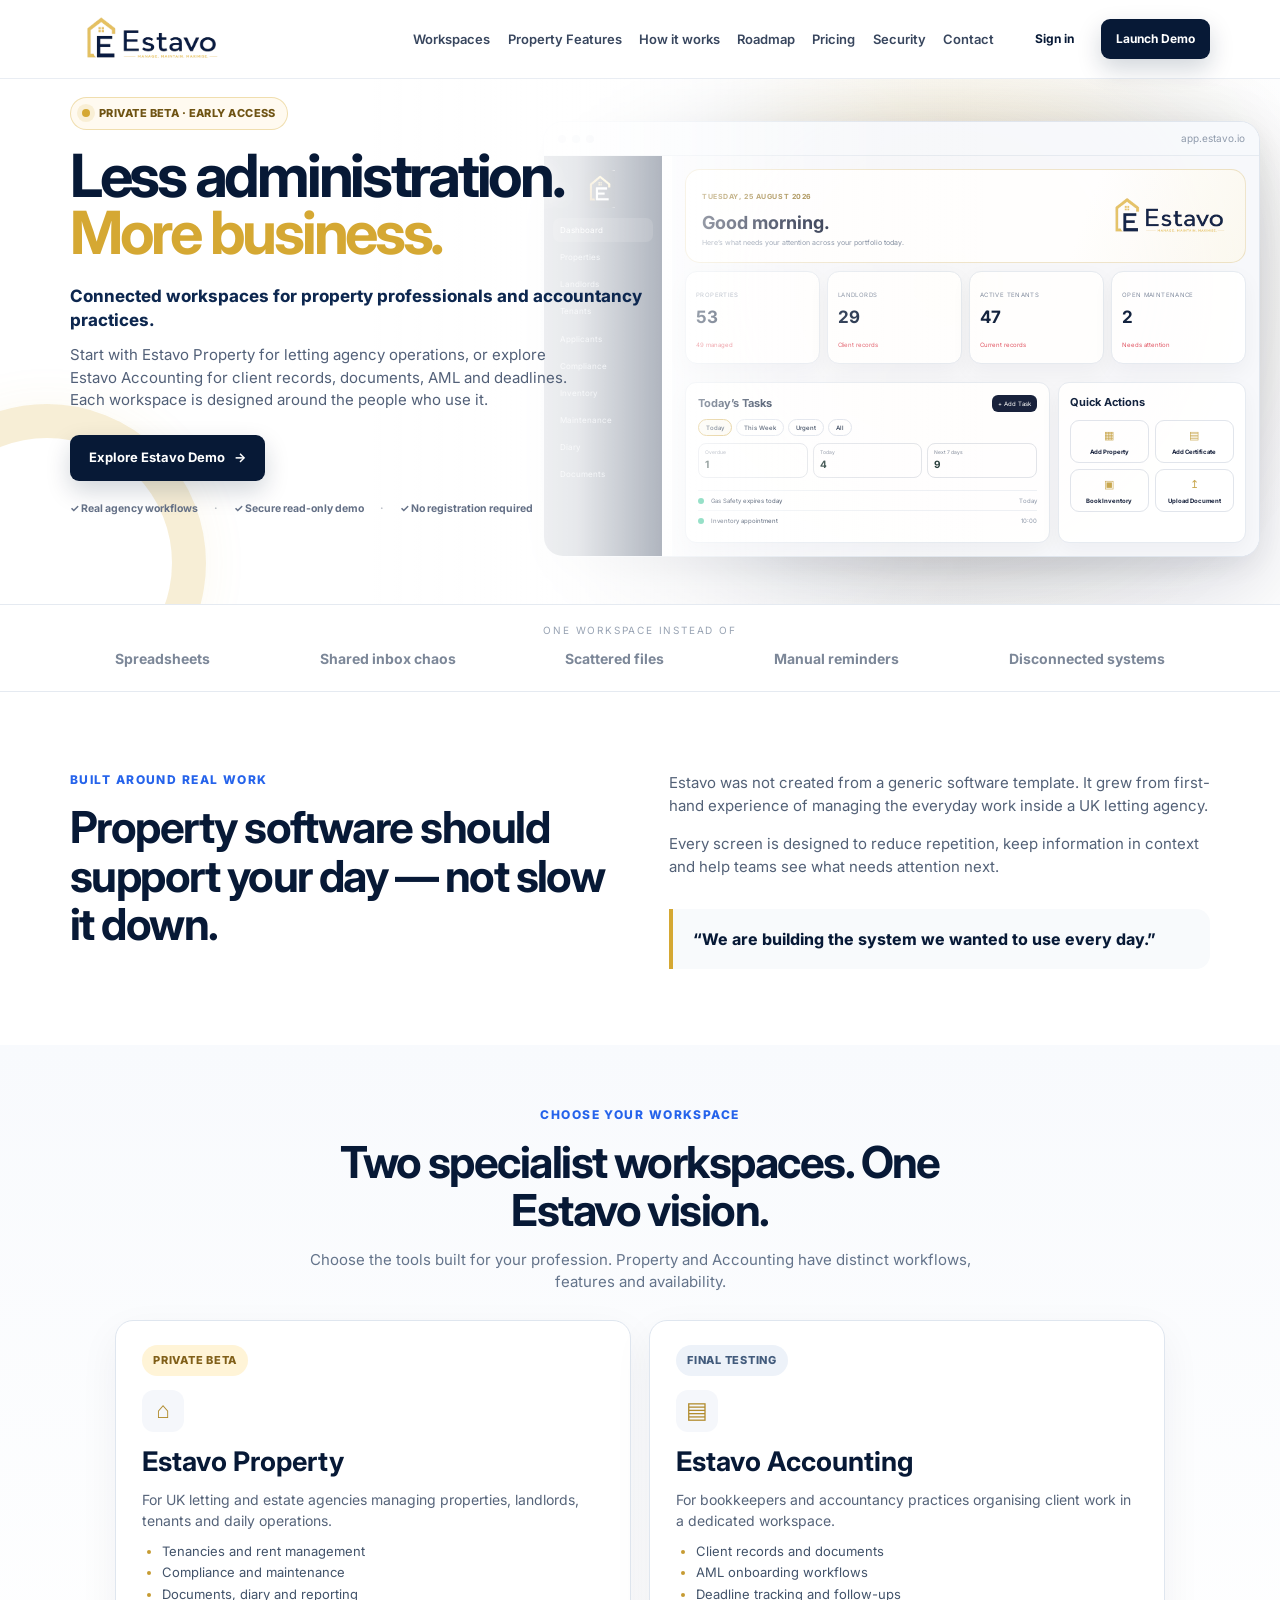
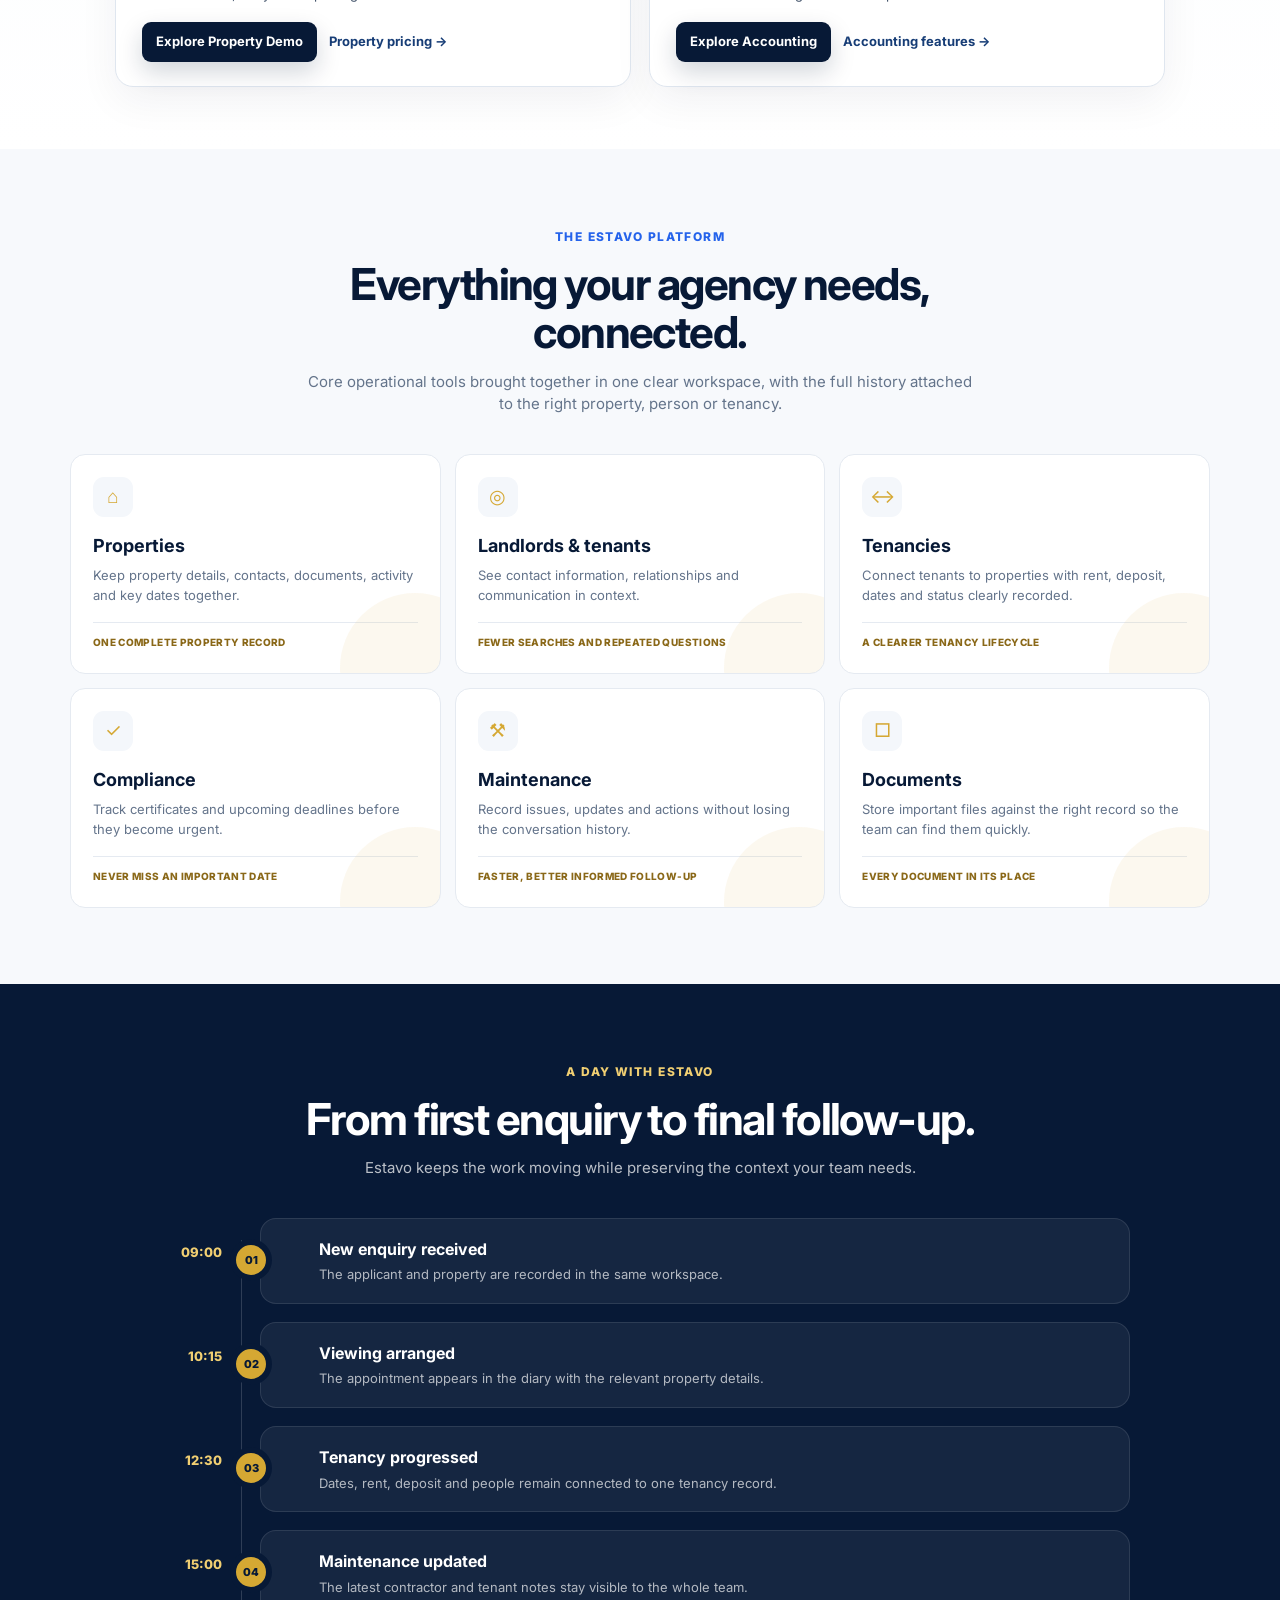
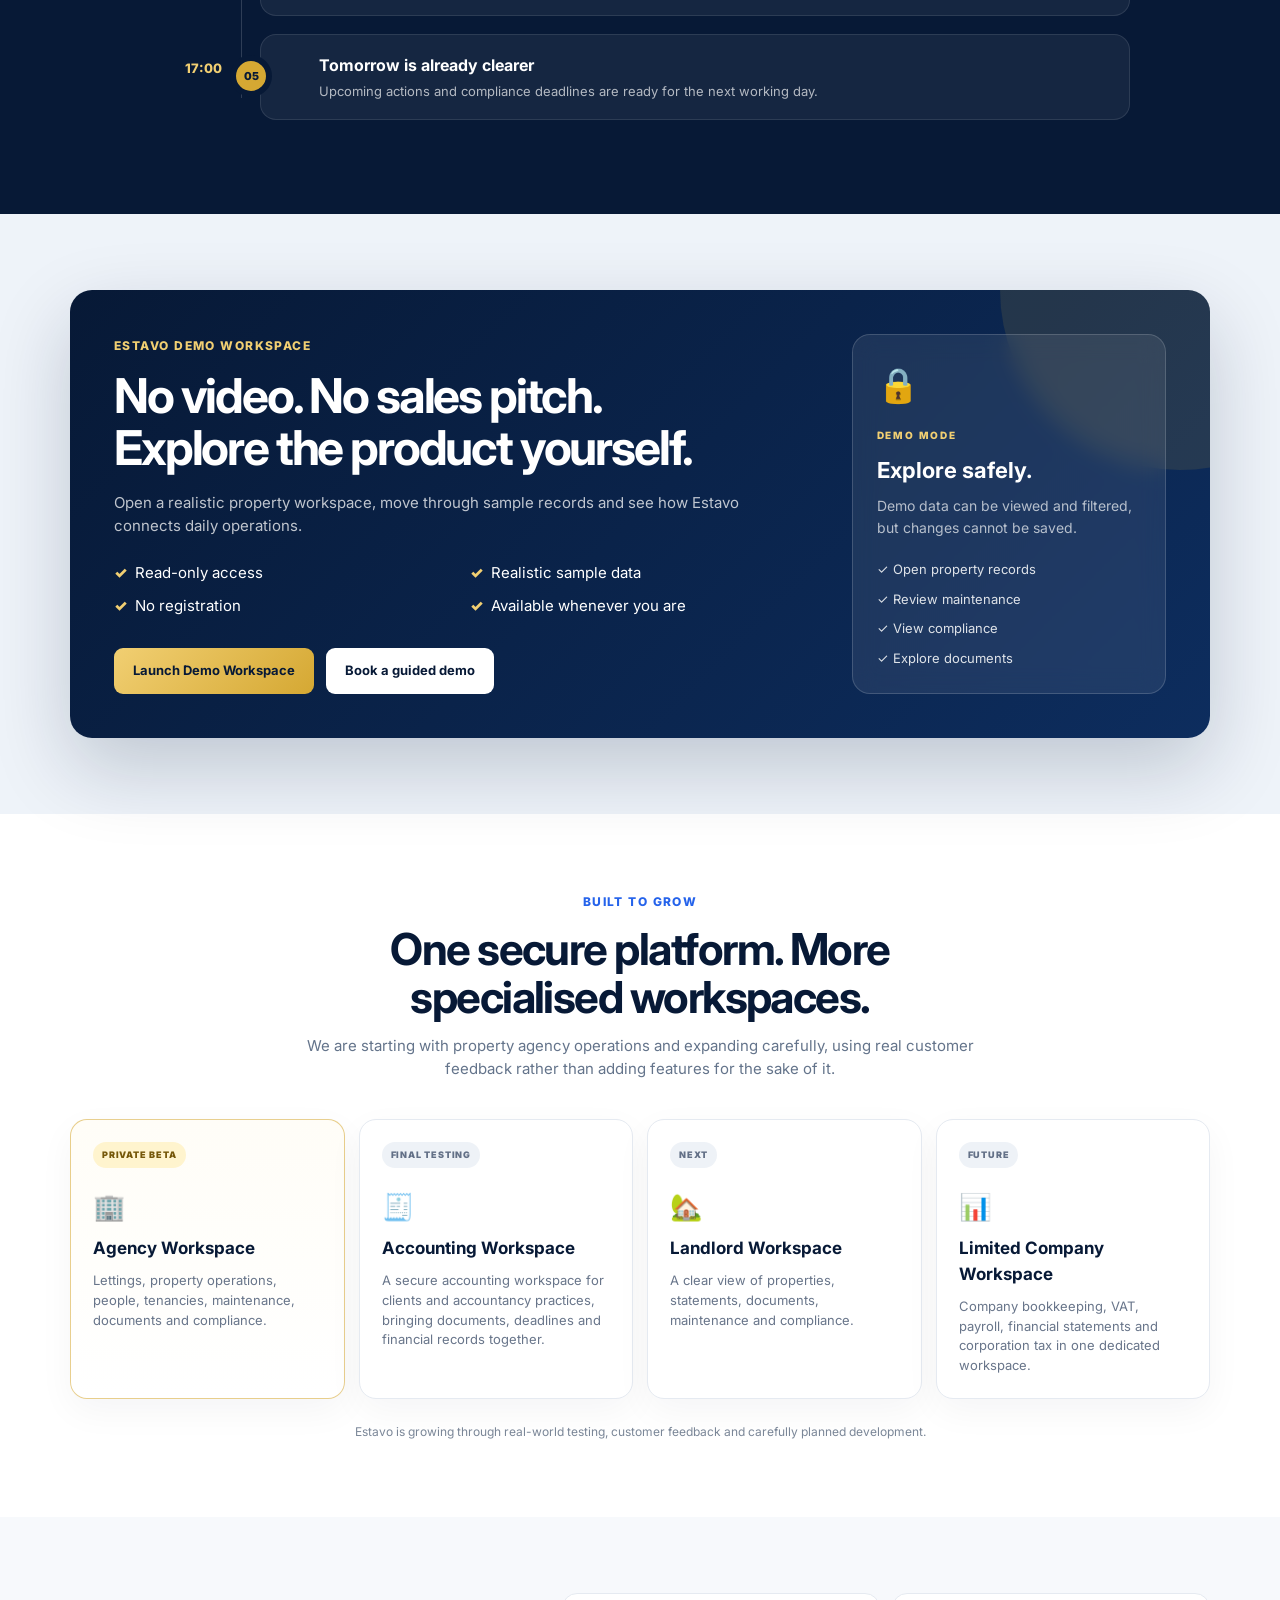
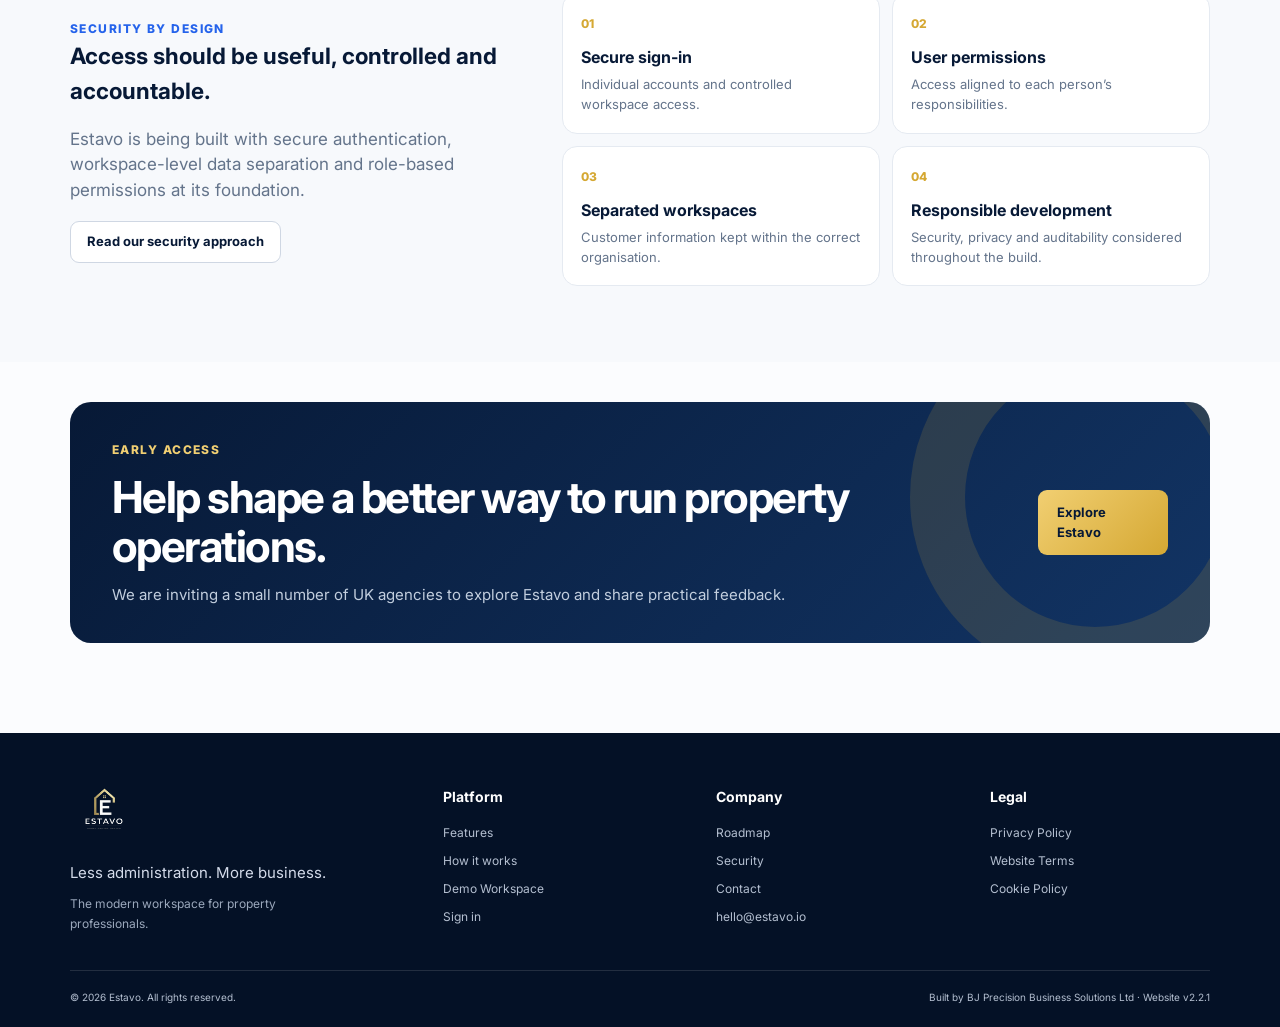
<file: index.html>
<!doctype html>
<html lang="en">

<head>
  <meta charset="utf-8">
  <meta name="viewport" content="width=device-width, initial-scale=1">
  <meta name="description"
    content="Discover Estavo Property for UK letting agencies and Estavo Accounting for accountancy practices. Connected workspaces designed to simplify everyday operations.">
  <link rel="canonical" href="https://estavo.io/">
  <meta property="og:type" content="website">
  <meta property="og:url" content="https://estavo.io/">
  <meta property="og:title" content="Estavo — Less administration. More business.">
  <meta property="og:description" content="The modern workspace built around the way UK property professionals work.">
  <meta property="og:image" content="https://estavo.io/assets/social-preview.png">
  <meta name="twitter:card" content="summary_large_image">
  <meta name="theme-color" content="#071936">
  <link rel="apple-touch-icon" href="assets/favicon.png">
  <link rel="manifest" href="site.webmanifest">
  <title>Estavo | Property and Accounting Workspaces</title>
  <link rel="icon" type="image/png" href="assets/favicon.png">
  <link rel="preconnect" href="https://fonts.googleapis.com">
  <link rel="preconnect" href="https://fonts.gstatic.com" crossorigin>
  <link href="https://fonts.googleapis.com/css2?family=Inter:wght@400;500;600;700;800&display=swap" rel="stylesheet">
  <link rel="stylesheet" href="styles.css?v=2.4.13">
</head>

<body>
  <header class="site-header" id="top">
    <div class="container nav-wrap">
      <a class="brand" href="index.html" aria-label="Estavo home"><img src="assets/estavo-logo.webp" alt="Estavo"></a>
      <button class="menu-toggle" type="button" aria-label="Open navigation"
        aria-expanded="false"><span></span><span></span><span></span></button>
      <nav class="main-nav" aria-label="Main navigation">
        <a href="#workspaces">Workspaces</a><a href="#platform">Property Features</a>
        <a href="#workflow">How it works</a>
        <a href="#roadmap">Roadmap</a>
        <a href="pricing.html">Pricing</a>
        <a href="security.html">Security</a>
        <a href="contact.html">Contact</a>
        <div class="mobile-nav-actions">
          <a class="btn btn-secondary" href="sign-in.html">Sign in</a>
          <a class="btn btn-primary" href="demo-workspace.html">Launch Demo Workspace</a>
        </div>
      </nav>
      <div class="nav-actions">
        <a class="btn btn-ghost" href="sign-in.html">Sign in</a>
        <a class="btn btn-primary" href="demo-workspace.html">Launch Demo</a>
      </div>
    </div>
  </header>

  <main>
    <section class="hero section hero-v2 hero-showcase-layout">
      <div class="container">
        <div class="hero-copy hero-copy-centred">
          <div class="beta-badge"><span></span> Private Beta · Early Access</div>
          <h1>Less administration.<br><em>More business.</em></h1>
          <p class="hero-kicker">Connected workspaces for property professionals and accountancy practices.</p>
          <p class="hero-lead">Start with Estavo Property for letting agency operations, or explore Estavo Accounting for client records, documents, AML and deadlines. Each workspace is designed around the people who use it.</p>
          <div class="hero-actions">
            <a class="btn btn-primary btn-large" href="demo-workspace.html">Explore Estavo Demo <span>→</span></a>
          </div>
        </div>

        <div class="hero-product-stage">
      <div class="product-shell product-shell-v2" role="region" aria-label="Estavo agency dashboard preview">
        <div class="window-bar"><span></span><span></span><span></span><small>app.estavo.io</small></div>
        <div class="dashboard dashboard-current">
          <aside class="sidebar">
            <div class="mini-brand"><img src="assets/favicon.png" alt=""></div>
            <a class="active">Dashboard</a><a>Properties</a><a>Landlords</a><a>Tenants</a><a>Applicants</a><a>Compliance</a><a>Inventory</a><a>Maintenance</a><a>Diary</a><a>Documents</a>
          </aside>
          <div class="dash-main">
            <div class="preview-welcome">
              <div><small>Tuesday, 25 August 2026</small><h2>Good morning.</h2><p>Here’s what needs your attention across your portfolio today.</p></div>
              <img src="assets/estavo-logo.webp" alt="Estavo">
            </div>
            <div class="metric-grid metric-grid-four">
              <article><h3 class="sr-only">Properties</h3><small>Properties</small><strong>53</strong><span>49 managed</span></article>
              <article><h3 class="sr-only">Landlords</h3><small>Landlords</small><strong>29</strong><span>Client records</span></article>
              <article><h3 class="sr-only">Active tenants</h3><small>Active tenants</small><strong>47</strong><span>Current records</span></article>
              <article><h3 class="sr-only">Open maintenance</h3><small>Open maintenance</small><strong>2</strong><span>Needs attention</span></article>
            </div>
            <div class="dashboard-lower dashboard-lower-current">
              <article class="activity-card preview-tasks">
                <div class="card-heading"><h3>Today’s Tasks</h3><span>+ Add Task</span></div>
                <div class="preview-filters"><b>Today</b><span>This Week</span><span>Urgent</span><span>All</span></div>
                <div class="preview-task-stats"><span><small>Overdue</small><strong>1</strong></span><span><small>Today</small><strong>4</strong></span><span><small>Next 7 days</small><strong>9</strong></span></div>
                <ul><li><i></i>Gas Safety expires today <span class="task-time">Today</span></li><li><i></i>Inventory appointment <time>10:00</time></li></ul>
              </article>
              <article class="ai-card preview-actions">
                <h3>Quick Actions</h3>
                <div class="quick-action-grid"><span>▦<b>Add Property</b></span><span>▤<b>Add Certificate</b></span><span>▣<b>Book Inventory</b></span><span>↥<b>Upload Document</b></span></div>
              </article>
            </div>
          </div>
        </div>
      </div>
        </div>

        <div class="hero-benefits" role="group" aria-label="Estavo platform benefits">
          <span>✓ Real agency workflows</span>
          <span>✓ Secure read-only demo</span>
          <span>✓ No registration required</span>
        </div>
      </div>
    </section>

    <div class="logo-strip value-strip">
      <div class="container">
        <p>ONE WORKSPACE INSTEAD OF</p>
        <div class="wordmarks"><span>Spreadsheets</span><span>Shared inbox chaos</span><span>Scattered
            files</span><span>Manual reminders</span><span>Disconnected systems</span></div>
      </div>
    </div>

    <section class="section story-section">
      <div class="container story-grid">
        <div class="section-heading left reveal"><span class="eyebrow">BUILT AROUND REAL WORK</span>
          <h2>Property software should support your day — not slow it down.</h2>
        </div>
        <div class="story-copy reveal">
          <p>Estavo was not created from a generic software template. It grew from first-hand experience of managing the
            everyday work inside a UK letting agency.</p>
          <p>Every screen is designed to reduce repetition, keep information in context and help teams see what needs
            attention next.</p>
          <div class="story-quote">“We are building the system we wanted to use every day.”</div>
        </div>
      </div>
    </section>

    <section class="section estavo-workspaces-section" id="workspaces" aria-labelledby="workspaces-heading">
      <div class="container">
        <div class="section-heading reveal"><span class="eyebrow">CHOOSE YOUR WORKSPACE</span>
          <h2 id="workspaces-heading">Two specialist workspaces. One Estavo vision.</h2>
          <p>Choose the tools built for your profession. Property and Accounting have distinct workflows, features and availability.</p>
        </div>
        <div class="estavo-workspaces-grid">
          <article class="estavo-workspace-card reveal">
            <span class="estavo-workspace-status">PRIVATE BETA</span>
            <div class="estavo-workspace-symbol" aria-hidden="true">⌂</div>
            <h3>Estavo Property</h3>
            <p>For UK letting and estate agencies managing properties, landlords, tenants and daily operations.</p>
            <ul><li>Tenancies and rent management</li><li>Compliance and maintenance</li><li>Documents, diary and reporting</li></ul>
            <div class="estavo-workspace-actions"><a class="btn btn-primary" href="demo-workspace.html">Explore Property Demo</a><a class="estavo-workspace-link" href="pricing.html#property-pricing">Property pricing →</a></div>
          </article>
          <article class="estavo-workspace-card reveal">
            <span class="estavo-workspace-status estavo-workspace-status-testing">FINAL TESTING</span>
            <div class="estavo-workspace-symbol" aria-hidden="true">▤</div>
            <h3>Estavo Accounting</h3>
            <p>For bookkeepers and accountancy practices organising client work in a dedicated workspace.</p>
            <ul><li>Client records and documents</li><li>AML onboarding workflows</li><li>Deadline tracking and follow-ups</li></ul>
            <div class="estavo-workspace-actions"><a class="btn btn-primary" href="accounting.html">Explore Accounting</a><a class="estavo-workspace-link" href="accounting.html">Accounting features →</a></div>
          </article>
        </div>
      </div>
    </section>

    <section class="section platform-section" id="platform">
      <div class="container">
        <div class="section-heading reveal"><span class="eyebrow">THE ESTAVO PLATFORM</span>
          <h2>Everything your agency needs, connected.</h2>
          <p>Core operational tools brought together in one clear workspace, with the full history attached to the right
            property, person or tenancy.</p>
        </div>
        <div class="feature-grid feature-grid-v2">
          <article class="feature-card reveal">
            <div class="icon">⌂</div>
            <h3>Properties</h3>
            <p>Keep property details, contacts, documents, activity and key dates together.</p><span class="outcome">One
              complete property record</span>
          </article>
          <article class="feature-card reveal">
            <div class="icon">◎</div>
            <h3>Landlords & tenants</h3>
            <p>See contact information, relationships and communication in context.</p><span class="outcome">Fewer
              searches and repeated questions</span>
          </article>
          <article class="feature-card reveal">
            <div class="icon">↔</div>
            <h3>Tenancies</h3>
            <p>Connect tenants to properties with rent, deposit, dates and status clearly recorded.</p><span
              class="outcome">A clearer tenancy lifecycle</span>
          </article>
          <article class="feature-card reveal">
            <div class="icon">✓</div>
            <h3>Compliance</h3>
            <p>Track certificates and upcoming deadlines before they become urgent.</p><span class="outcome">Never miss
              an important date</span>
          </article>
          <article class="feature-card reveal">
            <div class="icon">⚒</div>
            <h3>Maintenance</h3>
            <p>Record issues, updates and actions without losing the conversation history.</p><span
              class="outcome">Faster, better informed follow-up</span>
          </article>
          <article class="feature-card reveal">
            <div class="icon">□</div>
            <h3>Documents</h3>
            <p>Store important files against the right record so the team can find them quickly.</p><span
              class="outcome">Every document in its place</span>
          </article>
        </div>
      </div>
    </section>

    <section class="section workflow-section" id="workflow">
      <div class="container">
        <div class="section-heading reveal"><span class="eyebrow">A DAY WITH ESTAVO</span>
          <h2>From first enquiry to final follow-up.</h2>
          <p>Estavo keeps the work moving while preserving the context your team needs.</p>
        </div>
        <div class="day-timeline reveal">
          <article><time>09:00</time>
            <div><span>01</span>
              <h3>New enquiry received</h3>
              <p>The applicant and property are recorded in the same workspace.</p>
            </div>
          </article>
          <article><time>10:15</time>
            <div><span>02</span>
              <h3>Viewing arranged</h3>
              <p>The appointment appears in the diary with the relevant property details.</p>
            </div>
          </article>
          <article><time>12:30</time>
            <div><span>03</span>
              <h3>Tenancy progressed</h3>
              <p>Dates, rent, deposit and people remain connected to one tenancy record.</p>
            </div>
          </article>
          <article><time>15:00</time>
            <div><span>04</span>
              <h3>Maintenance updated</h3>
              <p>The latest contractor and tenant notes stay visible to the whole team.</p>
            </div>
          </article>
          <article><time>17:00</time>
            <div><span>05</span>
              <h3>Tomorrow is already clearer</h3>
              <p>Upcoming actions and compliance deadlines are ready for the next working day.</p>
            </div>
          </article>
        </div>
      </div>
    </section>

    <section class="section demo-feature-section" id="demo">
      <div class="container demo-feature-card reveal">
        <div class="demo-feature-copy">
          <span class="eyebrow light">ESTAVO DEMO WORKSPACE</span>
          <h2>No video. No sales pitch.<br>Explore the product yourself.</h2>
          <p>Open a realistic property workspace, move through sample records and see how Estavo connects daily
            operations.</p>
          <ul>
            <li>Read-only access</li>
            <li>Realistic sample data</li>
            <li>No registration</li>
            <li>Available whenever you are</li>
          </ul>
          <div class="demo-feature-actions"><a class="btn btn-gold btn-large" href="demo-workspace.html">Launch Demo
              Workspace</a><button class="btn btn-light btn-large" data-modal="demo">Book a guided demo</button></div>
        </div>
        <div class="demo-lock-card" role="group" aria-label="Read-only demo information">
          <div class="lock-icon">🔒</div><span>DEMO MODE</span>
          <h3>Explore safely.</h3>
          <p>Demo data can be viewed and filtered, but changes cannot be saved.</p>
          <div class="demo-mini-list"><span>✓ Open property records</span><span>✓ Review maintenance</span><span>✓ View
              compliance</span><span>✓ Explore documents</span></div>
        </div>
      </div>
    </section>

    <section class="section roadmap-section" id="roadmap">
      <div class="container">
        <div class="section-heading reveal"><span class="eyebrow">BUILT TO GROW</span>
          <h2>One secure platform. More specialised workspaces.</h2>
          <p>We are starting with property agency operations and expanding carefully, using real customer feedback
            rather than adding features for the sake of it.</p>
        </div>
        <div class="roadmap-grid">
          <article class="roadmap-card active reveal"><span class="roadmap-status">PRIVATE BETA</span>
            <div class="roadmap-icon">🏢</div>
            <h3>Agency Workspace</h3>
            <p>Lettings, property operations, people, tenancies, maintenance, documents and compliance.</p>
          </article>
          <article class="roadmap-card reveal"><span class="roadmap-status future">FINAL TESTING</span>
            <div class="roadmap-icon">🧾</div>
            <h3>Accounting Workspace</h3>
            <p>A secure accounting workspace for clients and accountancy practices, bringing documents, deadlines and financial records together.</p>
          </article>
          <article class="roadmap-card reveal"><span class="roadmap-status future">NEXT</span>
            <div class="roadmap-icon">🏡</div>
            <h3>Landlord Workspace</h3>
            <p>A clear view of properties, statements, documents, maintenance and compliance.</p>
          </article>
          <article class="roadmap-card reveal"><span class="roadmap-status future">FUTURE</span>
            <div class="roadmap-icon">📊</div>
            <h3>Limited Company Workspace</h3>
            <p>Company bookkeeping, VAT, payroll, financial statements and corporation tax in one dedicated workspace.</p>
          </article>
        </div>
        <p class="roadmap-note reveal">Estavo is growing through real-world testing, customer feedback and carefully planned development.</p>
      </div>
    </section>

    <section class="section security-preview security-preview-v2">
      <div class="container security-grid">
        <div class="reveal"><span class="eyebrow">SECURITY BY DESIGN</span>
          <h2>Access should be useful, controlled and accountable.</h2>
          <p>Estavo is being built with secure authentication, workspace-level data separation and role-based
            permissions at its foundation.</p><a class="btn btn-secondary" href="security.html">Read our security
            approach</a>
        </div>
        <div class="security-cards reveal">
          <article><span>01</span>
            <h3>Secure sign-in</h3>
            <p>Individual accounts and controlled workspace access.</p>
          </article>
          <article><span>02</span>
            <h3>User permissions</h3>
            <p>Access aligned to each person’s responsibilities.</p>
          </article>
          <article><span>03</span>
            <h3>Separated workspaces</h3>
            <p>Customer information kept within the correct organisation.</p>
          </article>
          <article><span>04</span>
            <h3>Responsible development</h3>
            <p>Security, privacy and auditability considered throughout the build.</p>
          </article>
        </div>
      </div>
    </section>

    <section class="cta-section cta-section-v2">
      <div class="container cta reveal">
        <div><span class="eyebrow light">EARLY ACCESS</span>
          <h2>Help shape a better way to run property operations.</h2>
          <p>We are inviting a small number of UK agencies to explore Estavo and share practical feedback.</p>
        </div>
        <div class="cta-actions"><a class="btn btn-gold btn-large" href="demo-workspace.html">Explore Estavo</a>
        </div>
      </div>
    </section>
  </main>
  <footer class="footer">
    <div class="container footer-grid footer-grid-global">
      <div class="footer-brand-block"><img class="footer-logo" src="assets/estavo-logo-light.png" alt="Estavo">
        <p>Less administration. More business.</p><small>The modern workspace for property professionals.</small>
      </div>
      <div>
        <h3>Platform</h3><a href="index.html#platform">Features</a><a href="index.html#workflow">How it works</a><a
          href="demo-workspace.html">Demo Workspace</a><a href="sign-in.html">Sign in</a>
      </div>
      <div>
        <h3>Company</h3><a href="index.html#roadmap">Roadmap</a><a href="security.html">Security</a><a
          href="contact.html">Contact</a><a href="mailto:hello@estavo.io">hello@estavo.io</a>
      </div>
      <div>
        <h3>Legal</h3><a href="privacy.html">Privacy Policy</a><a href="terms.html">Website Terms</a><a
          href="cookies.html">Cookie Policy</a>
      </div>
    </div>
    <div class="container footer-bottom"><span>© 2026 Estavo. All rights reserved.</span><span>Built by BJ Precision
        Business Solutions Ltd · Website v2.2.1</span></div>
  </footer>

  <div class="modal" id="modal" aria-hidden="true">
    <div class="modal-backdrop" data-close></div>
    <div class="modal-panel" role="dialog" aria-modal="true" aria-labelledby="modalTitle"><button class="modal-close"
        type="button" data-close aria-label="Close">×</button>
      <div id="modalContent"></div>
    </div>
  </div>

  <template id="demoTemplate">
    <div class="modal-head"><span class="eyebrow">GUIDED DEMO</span>
      <h2 id="modalTitle">Request a guided Estavo demo.</h2>
      <p>Tell us a little about your agency and the workflows you would most like to improve.</p>
    </div>
    <form class="lead-form compact" data-form="demo">
      <label>Full name<input name="name" required></label>
      <label>Work email<input name="email" type="email" required></label>
      <label class="full-width">Company<input name="company" required></label>
      <label class="full-width">What would you like to see?<textarea name="message" rows="4"></textarea></label>
      <button class="btn btn-primary btn-large full-width" type="submit">Request guided demo</button>
    </form>
  </template>
  <template id="quoteTemplate">
    <div class="modal-head"><span class="eyebrow">EARLY ACCESS</span>
      <h2 id="modalTitle">Register your interest.</h2>
      <p>Share your agency details and we will contact you about future Early Access availability.</p>
    </div>
    <form class="lead-form compact" data-form="quote"><label>Full name<input name="name" required></label><label>Work
        email<input name="email" type="email" required></label><label>Company<input name="company"
          required></label><label>Team size<select name="size" required>
          <option value="">Select</option>
          <option>1–3</option>
          <option>4–6</option>
          <option>7–12</option>
          <option>13+</option>
        </select></label><label class="full-width">Approximate managed properties<input name="records"></label><button
        class="btn btn-primary btn-large full-width" type="submit">Register interest</button></form>
  </template>
  <script src="script.js?v=2.2.1"></script>
</body>

</html>
</file>
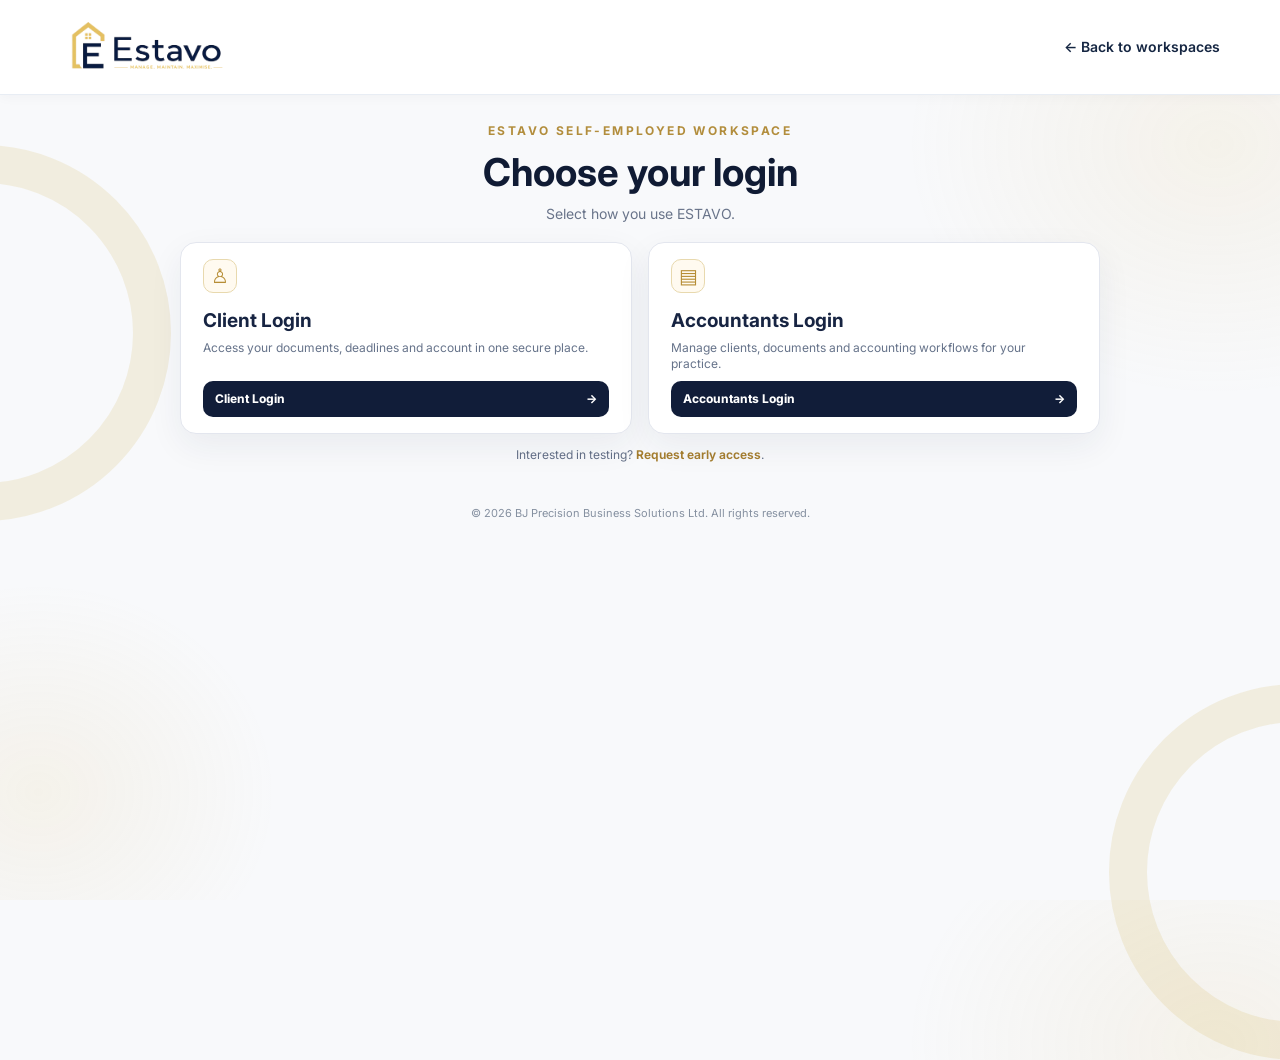
<file: accounting-login.html>
<!doctype html>
<html lang="en"><head><meta charset="utf-8"><meta name="viewport" content="width=device-width,initial-scale=1"><meta name="theme-color" content="#101d32"><title>Accounting Login | ESTAVO</title><link rel="icon" href="assets/favicon.png"><link href="https://fonts.googleapis.com/css2?family=Inter:wght@400;500;600;700;800&display=swap" rel="stylesheet"><link rel="stylesheet" href="styles.css?v=2.4.6"><link rel="stylesheet" href="css/sign-in.css?v=3"><style>.accounting-login-grid{max-width:920px;margin:0 auto}.accounting-login-grid .signin-card{display:flex;flex-direction:column}.accounting-login-grid .signin-card p{flex:1}.accounting-login-grid .signin-button{text-align:center}.accounting-login-grid .signin-symbol{font-size:24px}</style></head>
<body class="signin-page"><header class="signin-header"><a href="index.html" aria-label="ESTAVO home"><img src="assets/estavo-logo.webp" alt="ESTAVO"></a><a class="signin-back" href="sign-in.html">← Back to workspaces</a></header><main class="signin-main"><div class="signin-intro"><span class="signin-eyebrow">ESTAVO SELF-EMPLOYED WORKSPACE</span><h1>Choose your login</h1><p>Select how you use ESTAVO.</p></div><div class="signin-grid accounting-login-grid"><article class="signin-card"><div class="signin-symbol" aria-hidden="true">♙</div><h2>Client Login</h2><p>Access your documents, deadlines and account in one secure place.</p><a class="signin-button" href="https://accounting.estavo.io/portal/login">Client Login <span aria-hidden="true">→</span></a></article><article class="signin-card"><div class="signin-symbol" aria-hidden="true">▤</div><h2>Accountants Login</h2><p>Manage clients, documents and accounting workflows for your practice.</p><a class="signin-button" href="https://accounting.estavo.io/admin/login">Accountants Login <span aria-hidden="true">→</span></a></article></div><p class="signin-help">Interested in testing? <a href="mailto:hello@estavo.io?subject=ESTAVO%20Self-employed%20Workspace%20access">Request early access</a>.</p></main><footer class="signin-footer">© 2026 BJ Precision Business Solutions Ltd. All rights reserved.</footer></body></html>
</file>
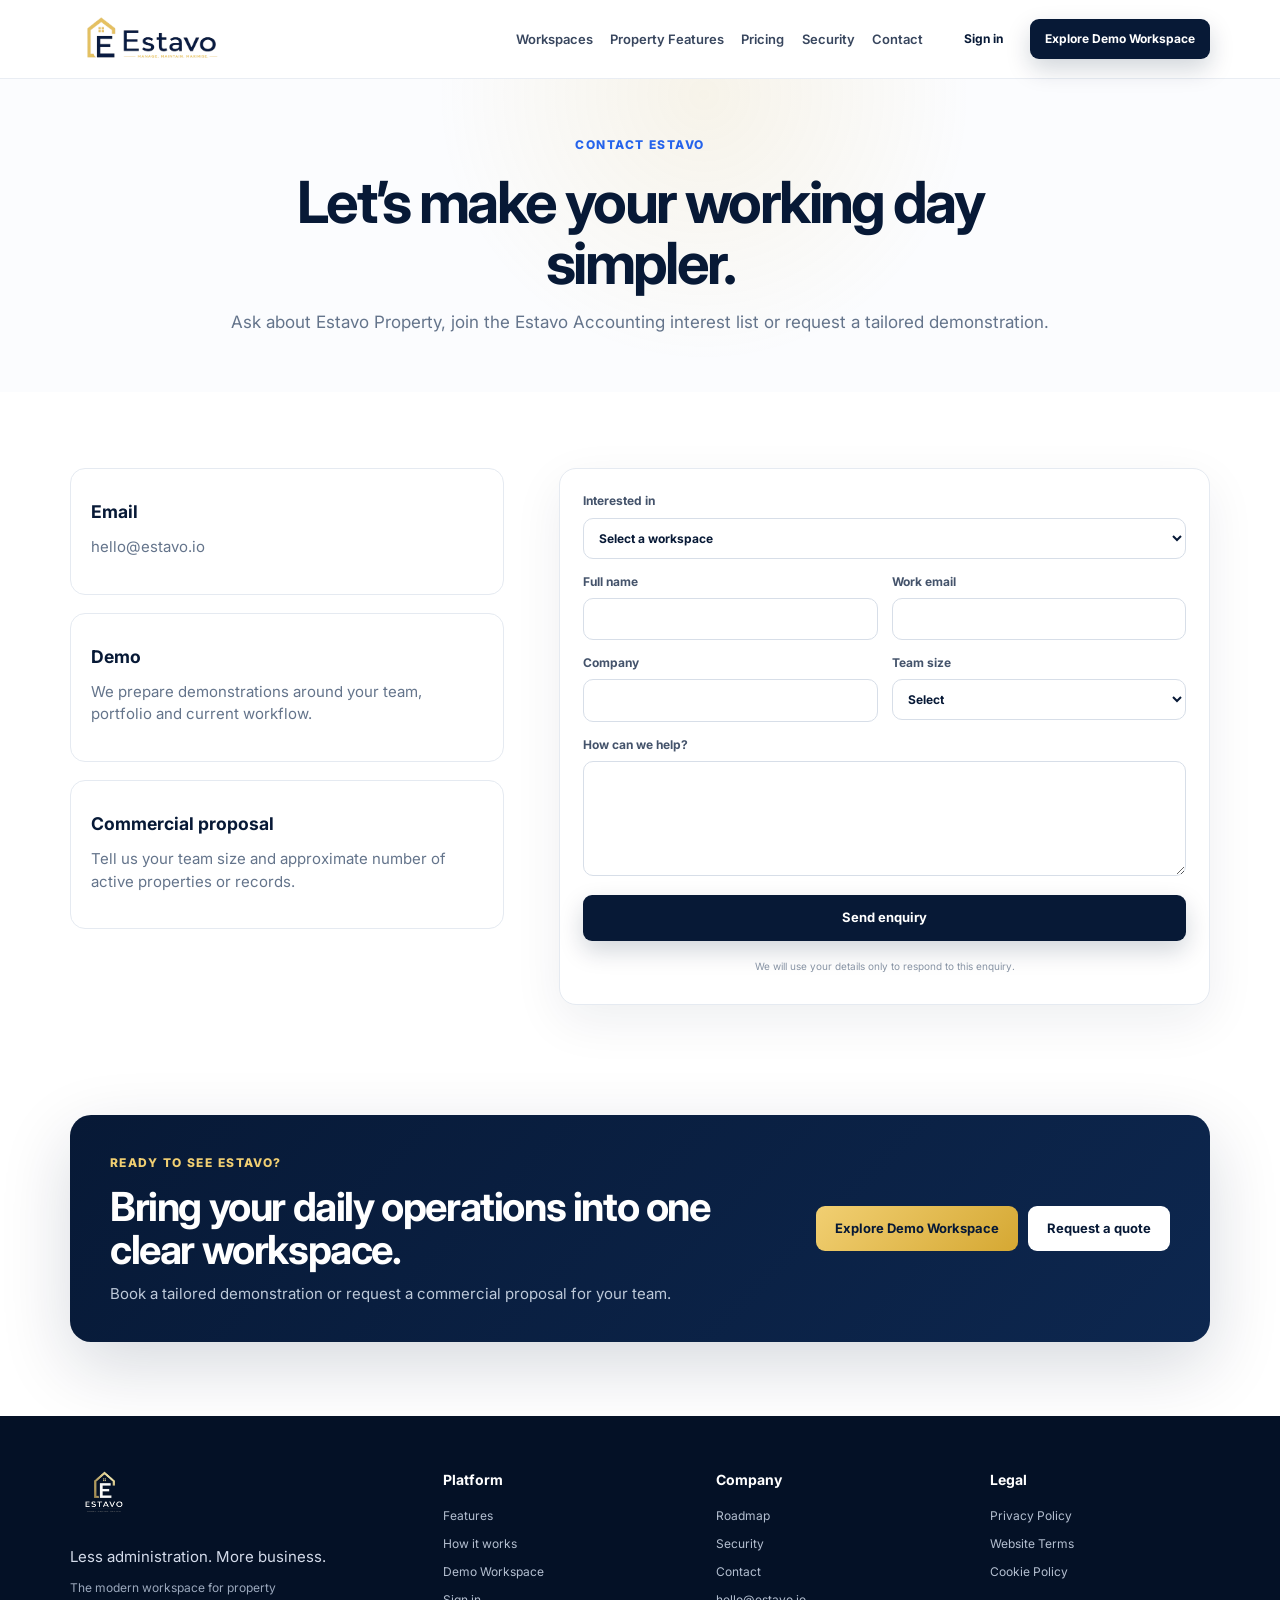
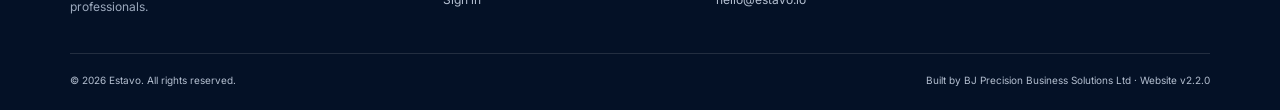
<file: contact.html>
<!doctype html>
<html lang="en">

<head>
  <meta charset="utf-8">
  <meta name="viewport" content="width=device-width,initial-scale=1">
  <title>Contact | Estavo</title>
  <link rel="icon" href="assets/favicon.png">
  <link href="https://fonts.googleapis.com/css2?family=Inter:wght@400;500;600;700;800&display=swap" rel="stylesheet">
  <link rel="stylesheet" href="styles.css?v=2.4.11">
</head>

<body>
  <header class="site-header" id="top">
    <div class="container nav-wrap">
      <a class="brand" href="index.html" aria-label="Estavo home"><img src="assets/estavo-logo.webp" alt="Estavo" /></a>
      <button class="menu-toggle" type="button" aria-label="Open navigation"
        aria-expanded="false"><span></span><span></span><span></span></button>
      <nav class="main-nav" aria-label="Main navigation">
        <a href="index.html#workspaces">Workspaces</a>
        <a href="index.html#platform">Property Features</a>
        <a href="pricing.html">Pricing</a>
        <a href="security.html">Security</a>
        <a href="contact.html">Contact</a>
        <div class="mobile-nav-actions">
          <a class="btn btn-secondary" href="sign-in.html">Sign in</a>
          <a class="btn btn-primary" href="demo-workspace.html">Explore Demo Workspace</a>
        </div>
      </nav>
      <div class="nav-actions">
        <a class="btn btn-ghost" href="sign-in.html">Sign in</a>
        <a class="btn btn-primary" href="demo-workspace.html">Explore Demo Workspace</a>
      </div>
    </div>
  </header>
  <main>
    <section class="subpage-hero">
      <div class="container narrow"><span class="eyebrow">CONTACT ESTAVO</span>
        <h1>Let’s make your working day simpler.</h1>
        <p>Ask about Estavo Property, join the Estavo Accounting interest list or request a tailored demonstration.</p>
      </div>
    </section>
    <section class="section">
      <div class="container contact-layout">
        <div>
          <div class="contact-grid" style="grid-template-columns:1fr">
            <article class="contact-card">
              <h3>Email</h3>
              <p><a href="mailto:hello@estavo.io">hello@estavo.io</a></p>
            </article>
            <article class="contact-card">
              <h3>Demo</h3>
              <p>We prepare demonstrations around your team, portfolio and current workflow.</p>
            </article>
            <article class="contact-card">
              <h3>Commercial proposal</h3>
              <p>Tell us your team size and approximate number of active properties or records.</p>
            </article>
          </div>
        </div>
        <form class="lead-form" data-contact-form>
          <label class="full-width">Interested in<select name="workspace" id="contactWorkspace" required>
            <option value="">Select a workspace</option>
            <option value="property">Estavo Property — Agency Workspace</option>
            <option value="accounting">Estavo Accounting — Accounting Workspace</option>
            <option value="landlord">Landlord Workspace — Coming Soon</option>
            <option value="limited-company">Limited Company Workspace — Coming Soon</option>
            <option value="general">General enquiry</option>
          </select></label>
          <label>Full name<input name="name" autocomplete="name" maxlength="100" required></label>
          <label>Work email<input name="email" type="email" autocomplete="email" maxlength="180" required></label>
          <label>Company<input name="company" autocomplete="organization" maxlength="160" required></label>
          <label>Team size<select name="size" required>
              <option value="">Select</option>
              <option>1–3</option>
              <option>4–6</option>
              <option>7–12</option>
              <option>13+</option>
            </select></label>
          <label class="full-width">How can we help?<textarea name="message" rows="5" maxlength="3000"></textarea></label>
          <label class="contact-honeypot" aria-hidden="true">Website<input name="website" tabindex="-1" autocomplete="off"></label>
          <button class="btn btn-primary btn-large full-width" type="submit">Send enquiry</button>
          <p class="form-note full-width" data-contact-status aria-live="polite">We will use your details only to respond to this enquiry.</p>
        </form>
      </div>
    </section>
    <section class="subpage-cta">
      <div class="container subpage-cta-inner">
        <div><span class="eyebrow light">READY TO SEE ESTAVO?</span>
          <h2>Bring your daily operations into one clear workspace.</h2>
          <p>Book a tailored demonstration or request a commercial proposal for your team.</p>
        </div>
        <div class="cta-actions"><a class="btn btn-gold btn-large" href="demo-workspace.html">Explore Demo
            Workspace</a><a class="btn btn-light btn-large" href="contact.html">Request a quote</a></div>
      </div>
    </section>
  </main>
  <footer class="footer">
    <div class="container footer-grid footer-grid-global">
      <div class="footer-brand-block"><img class="footer-logo" src="assets/estavo-logo-light.png" alt="Estavo" /><p>Less administration. More business.</p><small>The modern workspace for property professionals.</small></div>
      <div><h4>Platform</h4><a href="index.html#platform">Features</a><a href="index.html#workflow">How it works</a><a href="demo-workspace.html">Demo Workspace</a><a href="sign-in.html">Sign in</a></div>
      <div><h4>Company</h4><a href="index.html#roadmap">Roadmap</a><a href="security.html">Security</a><a href="contact.html">Contact</a><a href="mailto:hello@estavo.io">hello@estavo.io</a></div>
      <div><h4>Legal</h4><a href="privacy.html">Privacy Policy</a><a href="terms.html">Website Terms</a><a href="cookies.html">Cookie Policy</a></div>
    </div>
    <div class="container footer-bottom"><span>© 2026 Estavo. All rights reserved.</span><span>Built by BJ Precision Business Solutions Ltd · Website v2.2.0</span></div>
  </footer>
  <div class="modal" id="modal" aria-hidden="true">
    <div class="modal-backdrop" data-close></div>
    <div class="modal-panel"><button class="modal-close" data-close>×</button>
      <div id="modalContent"></div>
    </div>
  </div><template id="quoteTemplate">
    <div class="modal-head">
      <h2 id="modalTitle">Enquiry ready.</h2>
    </div>
    <form class="lead-form compact" data-form="quote"></form>
  </template>
  <script src="script.js?v=2.2.1"></script>
</body>

</html>
</file>
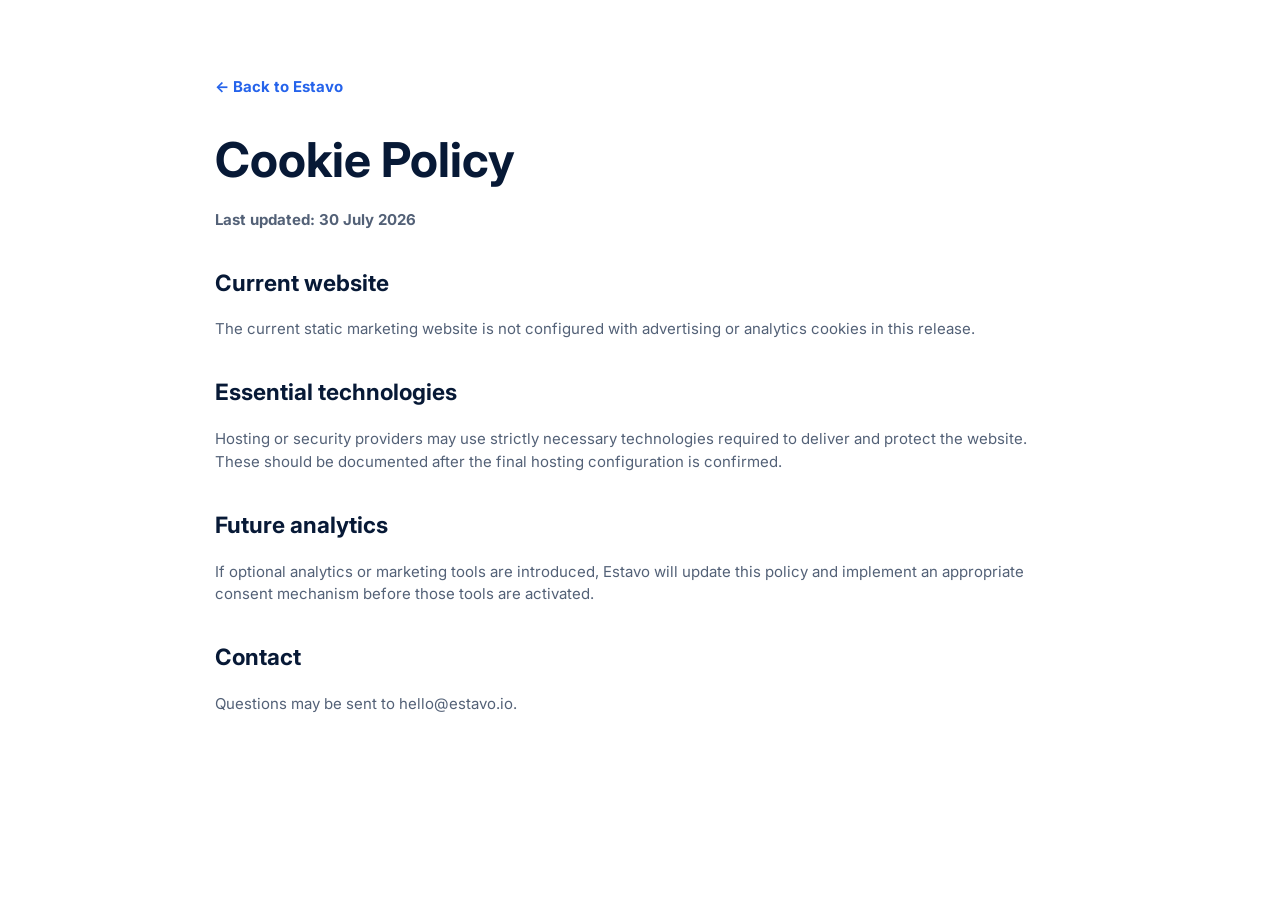
<file: cookies.html>
<!doctype html>
<html lang="en">

<head>
    <meta charset="utf-8">
    <meta name="viewport" content="width=device-width,initial-scale=1">
    <title>Cookie Policy | Estavo</title>
    <link href="https://fonts.googleapis.com/css2?family=Inter:wght@400;500;600;700;800&display=swap" rel="stylesheet">
    <link rel="stylesheet" href="styles.css?v=2.1.0">
</head>

<body>
    <main class="section">
        <div class="container legal-page"><a class="back-link" href="index.html">← Back to Estavo</a>
            <h1>Cookie Policy</h1>
            <p><strong>Last updated: 30 July 2026</strong></p>
            <h2>Current website</h2>
            <p>The current static marketing website is not configured with advertising or analytics cookies in this
                release.</p>
            <h2>Essential technologies</h2>
            <p>Hosting or security providers may use strictly necessary technologies required to deliver and protect the
                website. These should be documented after the final hosting configuration is confirmed.</p>
            <h2>Future analytics</h2>
            <p>If optional analytics or marketing tools are introduced, Estavo will update this policy and implement an
                appropriate consent mechanism before those tools are activated.</p>
            <h2>Contact</h2>
            <p>Questions may be sent to <a href="mailto:hello@estavo.io">hello@estavo.io</a>.</p>
        </div>
    </main>
</body>

</html>
</file>
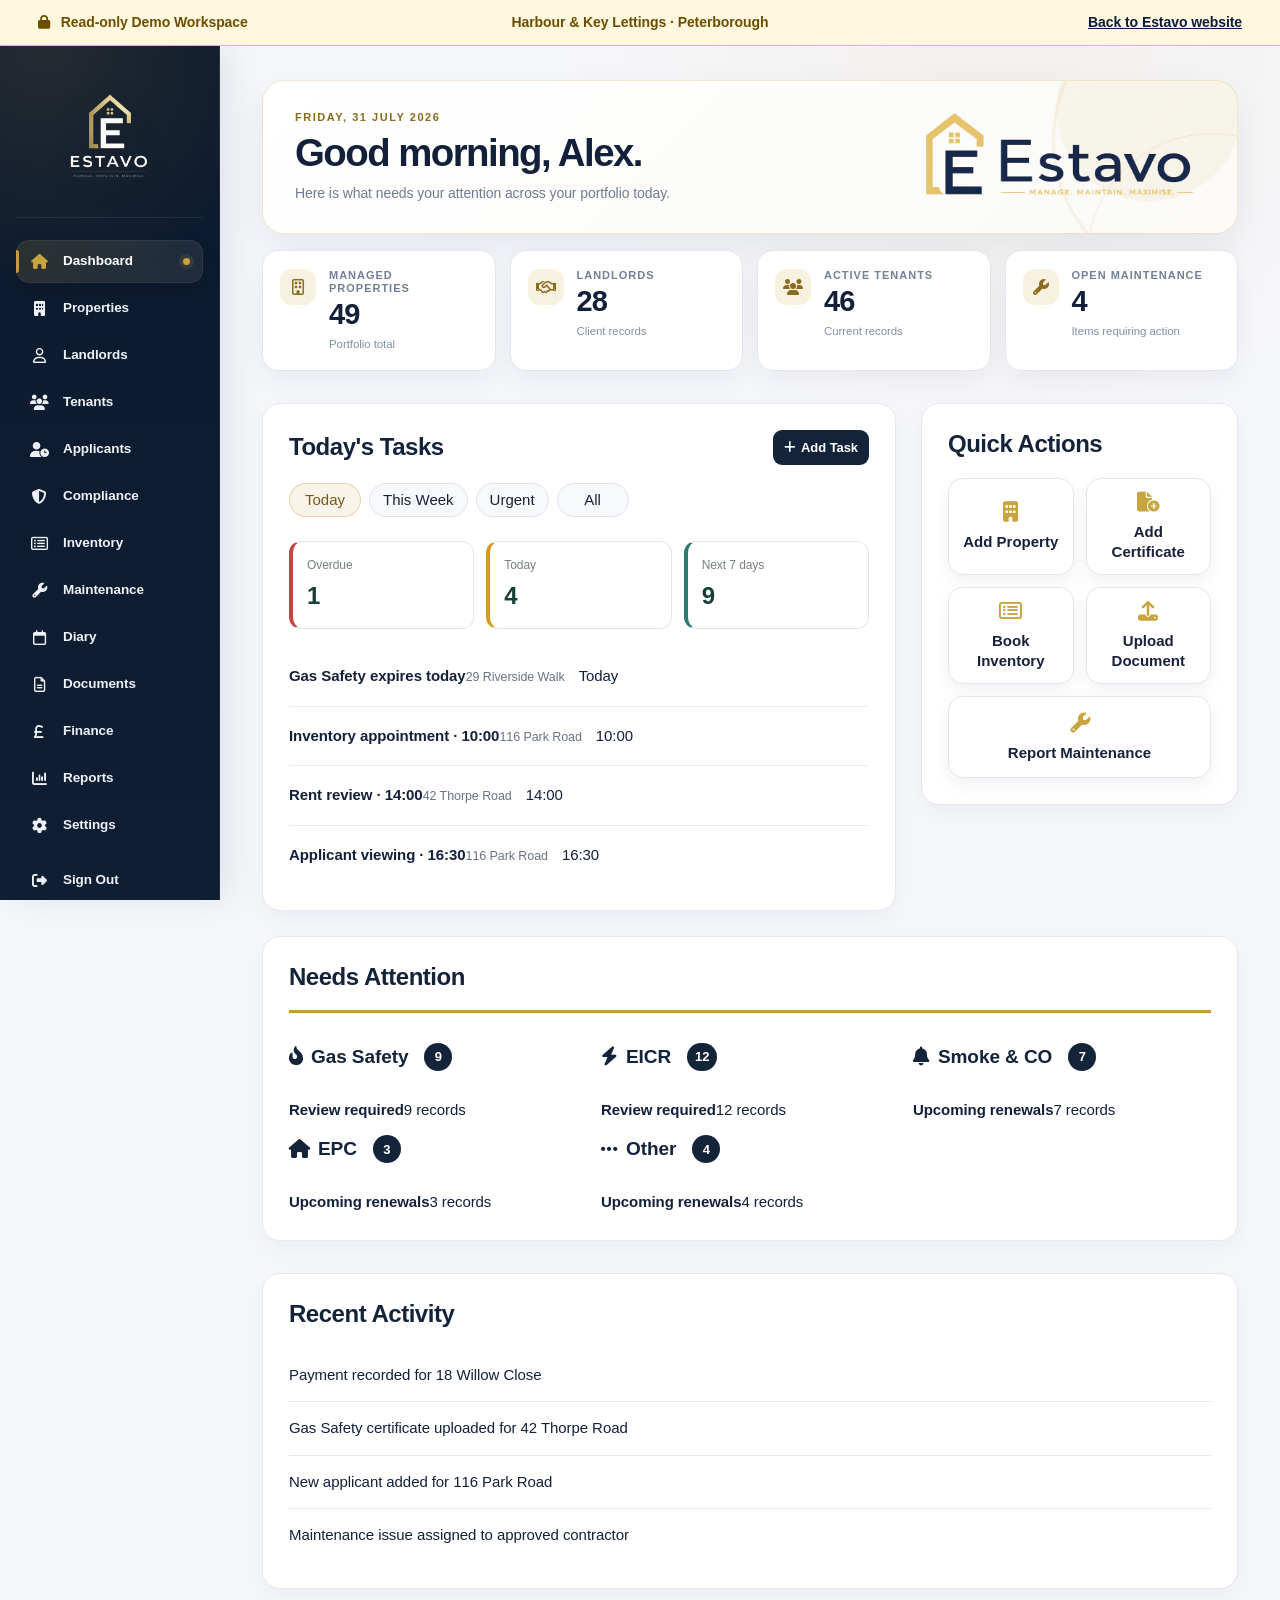
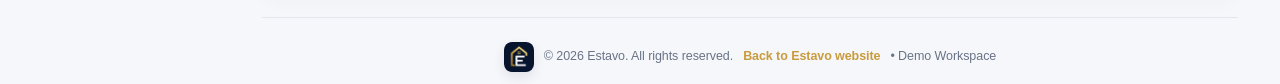
<file: demo-workspace.html>
<!DOCTYPE html>
<html lang="en">
<head>
  <meta charset="UTF-8" />
  <meta name="viewport" content="width=device-width, initial-scale=1.0" />
  <title>Estavo | Read-only Demo Workspace</title>
  <link rel="icon" type="image/png" href="assets/favicon.png">
  <link rel="stylesheet" href="style.css" />
  <link rel="stylesheet" href="css/demo-workspace.css" />
  <link rel="stylesheet" href="https://cdnjs.cloudflare.com/ajax/libs/font-awesome/6.5.1/css/all.min.css">
</head>
<body class="demo-body">
  <div class="demo-banner">
    <span><i class="fa-solid fa-lock"></i> Read-only Demo Workspace</span>
    <strong>Harbour &amp; Key Lettings · Peterborough</strong>
    <a href="index.html">Back to Estavo website</a>
  </div>

  <div class="app-layout demo-app-layout">
    <aside class="sidebar">
      <div class="sidebar-logo"><img src="assets/estavo-logo-light.png" alt="Estavo"></div>
      <nav class="sidebar-nav" id="demoNav" aria-label="Demo workspace navigation">
        <a href="#dashboard" class="active" data-view="dashboard"><i class="fa-solid fa-house"></i> Dashboard</a>
        <a href="#properties" data-view="properties"><i class="fa-solid fa-building"></i> Properties</a>
        <a href="#landlords" data-view="landlords"><i class="fa-regular fa-user"></i> Landlords</a>
        <a href="#tenants" data-view="tenants"><i class="fa-solid fa-users"></i> Tenants</a>
        <a href="#applicants" data-view="applicants"><i class="fa-solid fa-user-clock"></i> Applicants</a>
        <a href="#compliance" data-view="compliance"><i class="fa-solid fa-shield-halved"></i> Compliance</a>
        <a href="#inventory" data-view="inventory"><i class="fa-regular fa-rectangle-list"></i> Inventory</a>
        <a href="#maintenance" data-view="maintenance"><i class="fa-solid fa-wrench"></i> Maintenance</a>
        <a href="#diary" data-view="diary"><i class="fa-regular fa-calendar"></i> Diary</a>
        <a href="#documents" data-view="documents"><i class="fa-regular fa-file-lines"></i> Documents</a>
        <a href="#finance" data-view="finance"><i class="fa-solid fa-sterling-sign"></i> Finance</a>
        <a href="#reports" data-view="reports"><i class="fa-solid fa-chart-column"></i> Reports</a>
        <a href="#settings" data-view="settings"><i class="fa-solid fa-gear"></i> Settings</a>
        <a href="#" class="danger-btn demo-disabled-action" aria-disabled="true"><i class="fa-solid fa-right-from-bracket"></i> Sign Out</a>
      </nav>
      <div class="demo-sidebar-note"><i class="fa-solid fa-circle-info"></i><span>Sample data only. Changes are disabled.</span></div>
    </aside>

    <main class="dashboard" id="demoMain">
      <div id="demoContent" aria-live="polite"></div>
      <footer class="footer"><img src="assets/favicon.png" alt="Estavo" class="footer-favicon"> © 2026 Estavo. All rights reserved. <a href="index.html">Back to Estavo website</a> • Demo Workspace</footer>
    </main>
  </div>
  <script src="js/demo-workspace.js?v=2.2.3"></script>
</body>
</html>
</file>
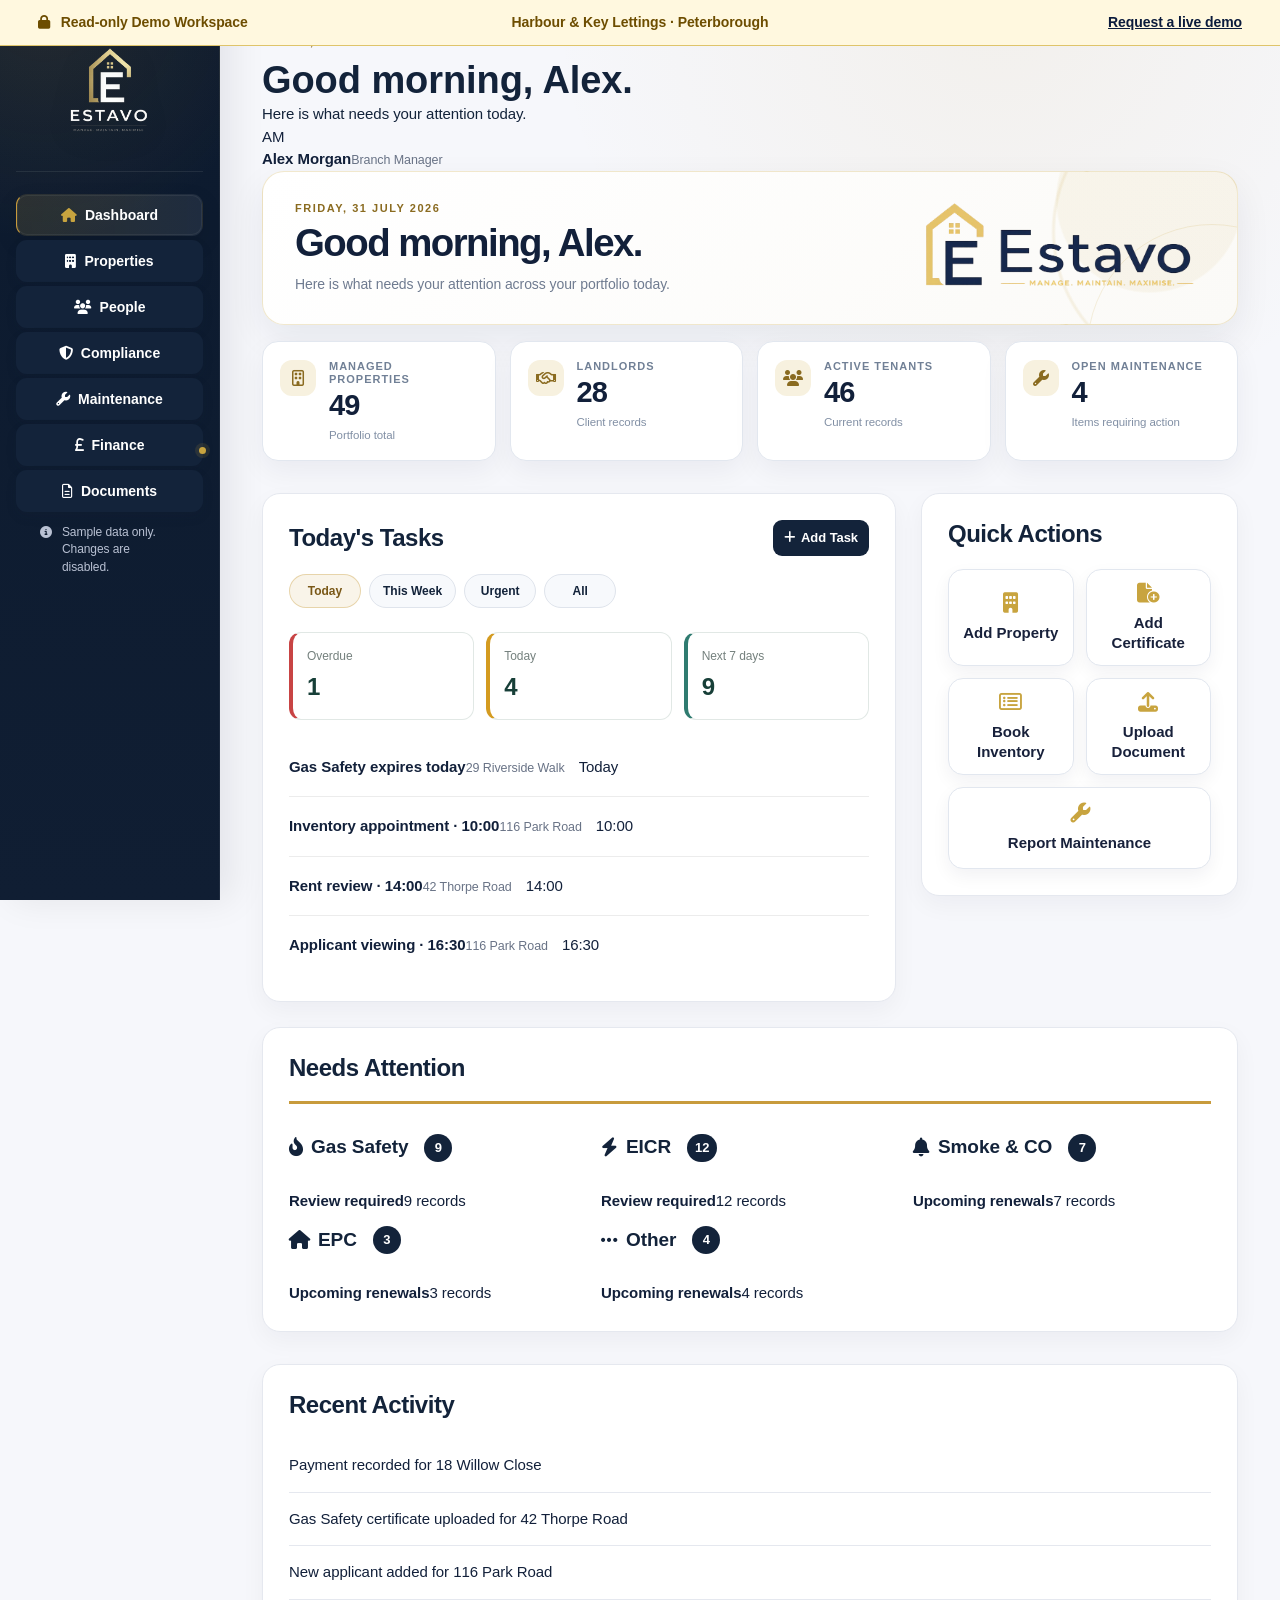
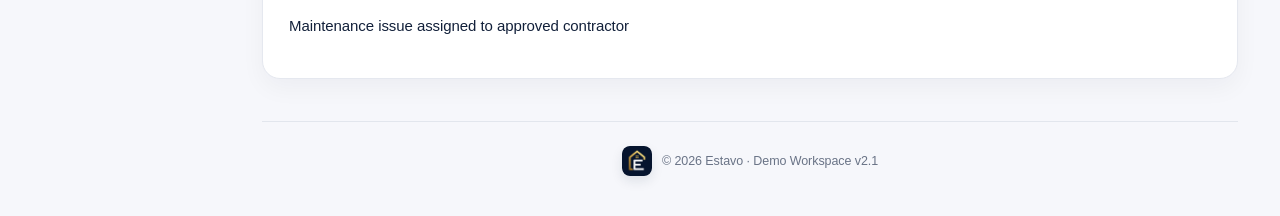
<file: demo.html>
<!DOCTYPE html>
<html lang="en">
<head>
  <meta charset="UTF-8" />
  <meta name="viewport" content="width=device-width, initial-scale=1.0" />
  <title>Estavo Demo Workspace</title>
  <link rel="icon" type="image/png" href="assets/favicon.png">
  <link rel="stylesheet" href="style.css" />
  <link rel="stylesheet" href="css/demo-workspace.css" />
  <link rel="stylesheet" href="https://cdnjs.cloudflare.com/ajax/libs/font-awesome/6.5.1/css/all.min.css">
</head>
<body class="demo-mode">
<div class="demo-banner"><span><i class="fa-solid fa-lock"></i> Read-only Demo Workspace</span><strong>Harbour & Key Lettings · Peterborough</strong><a href="https://estavo.io/contact.html">Request a live demo</a></div>
<div class="app-layout demo-layout">
  <aside class="sidebar">
    <div class="sidebar-logo"><img src="assets/estavo-logo-light.png" alt="Estavo"></div>
    <nav class="sidebar-nav" id="demoNav">
      <button class="active" data-view="dashboard"><i class="fa-solid fa-house"></i>Dashboard</button>
      <button data-view="properties"><i class="fa-solid fa-building"></i>Properties</button>
      <button data-view="people"><i class="fa-solid fa-users"></i>People</button>
      <button data-view="compliance"><i class="fa-solid fa-shield-halved"></i>Compliance</button>
      <button data-view="maintenance"><i class="fa-solid fa-wrench"></i>Maintenance</button>
      <button data-view="finance"><i class="fa-solid fa-sterling-sign"></i>Finance</button>
      <button data-view="documents"><i class="fa-regular fa-file-lines"></i>Documents</button>
    </nav>
    <div class="demo-sidebar-note"><i class="fa-solid fa-circle-info"></i><span>Sample data only. Changes are disabled.</span></div>
  </aside>
  <main class="dashboard demo-main">
    <header class="demo-topbar"><div><p class="dashboard-date">Friday, 31 July 2026</p><h1 id="demoTitle">Good morning, Alex.</h1><p id="demoSubtitle">Here is what needs your attention today.</p></div><div class="demo-user"><span>AM</span><div><strong>Alex Morgan</strong><small>Branch Manager</small></div></div></header>
    <section id="demoContent" aria-live="polite"></section>
    <footer class="footer"><img src="assets/favicon.png" alt="Estavo" class="footer-favicon">© 2026 Estavo · Demo Workspace v2.1</footer>
  </main>
</div>
<script src="js/demo-workspace.js"></script>
</body>
</html>
</file>
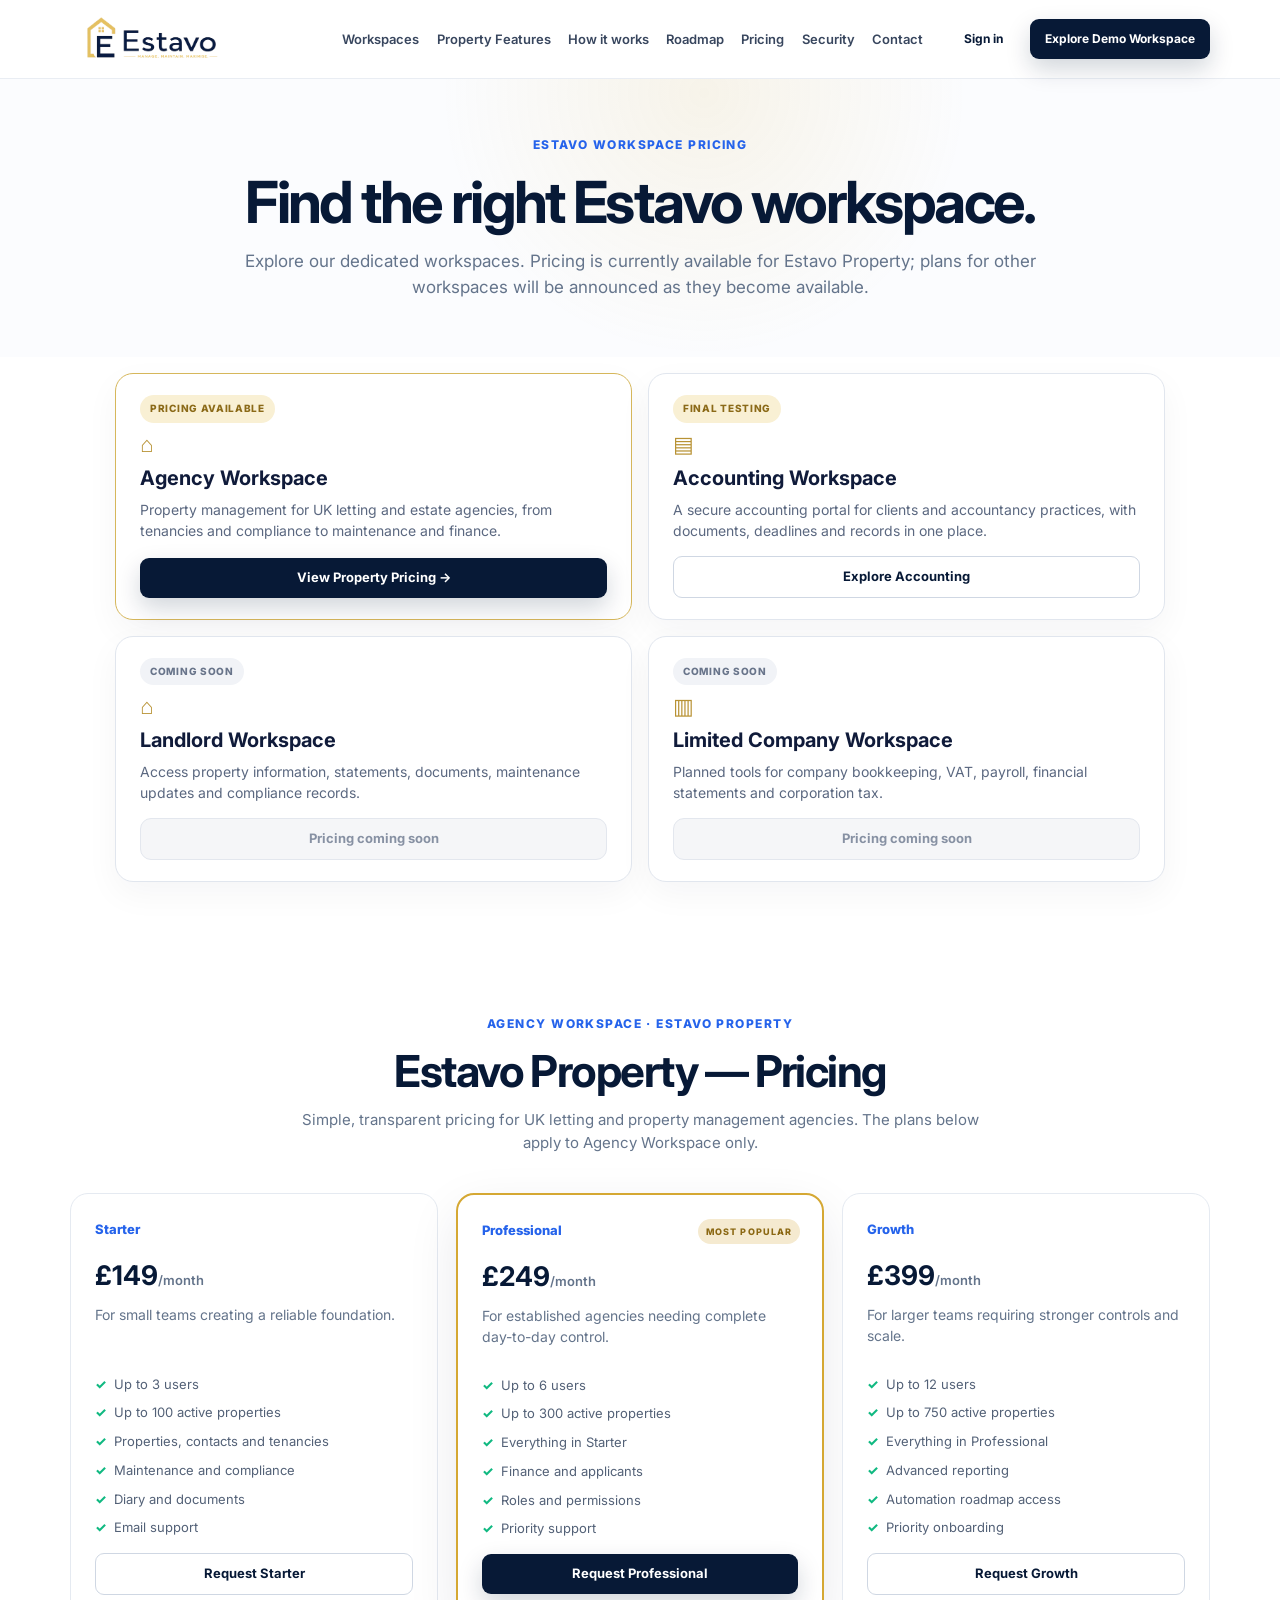
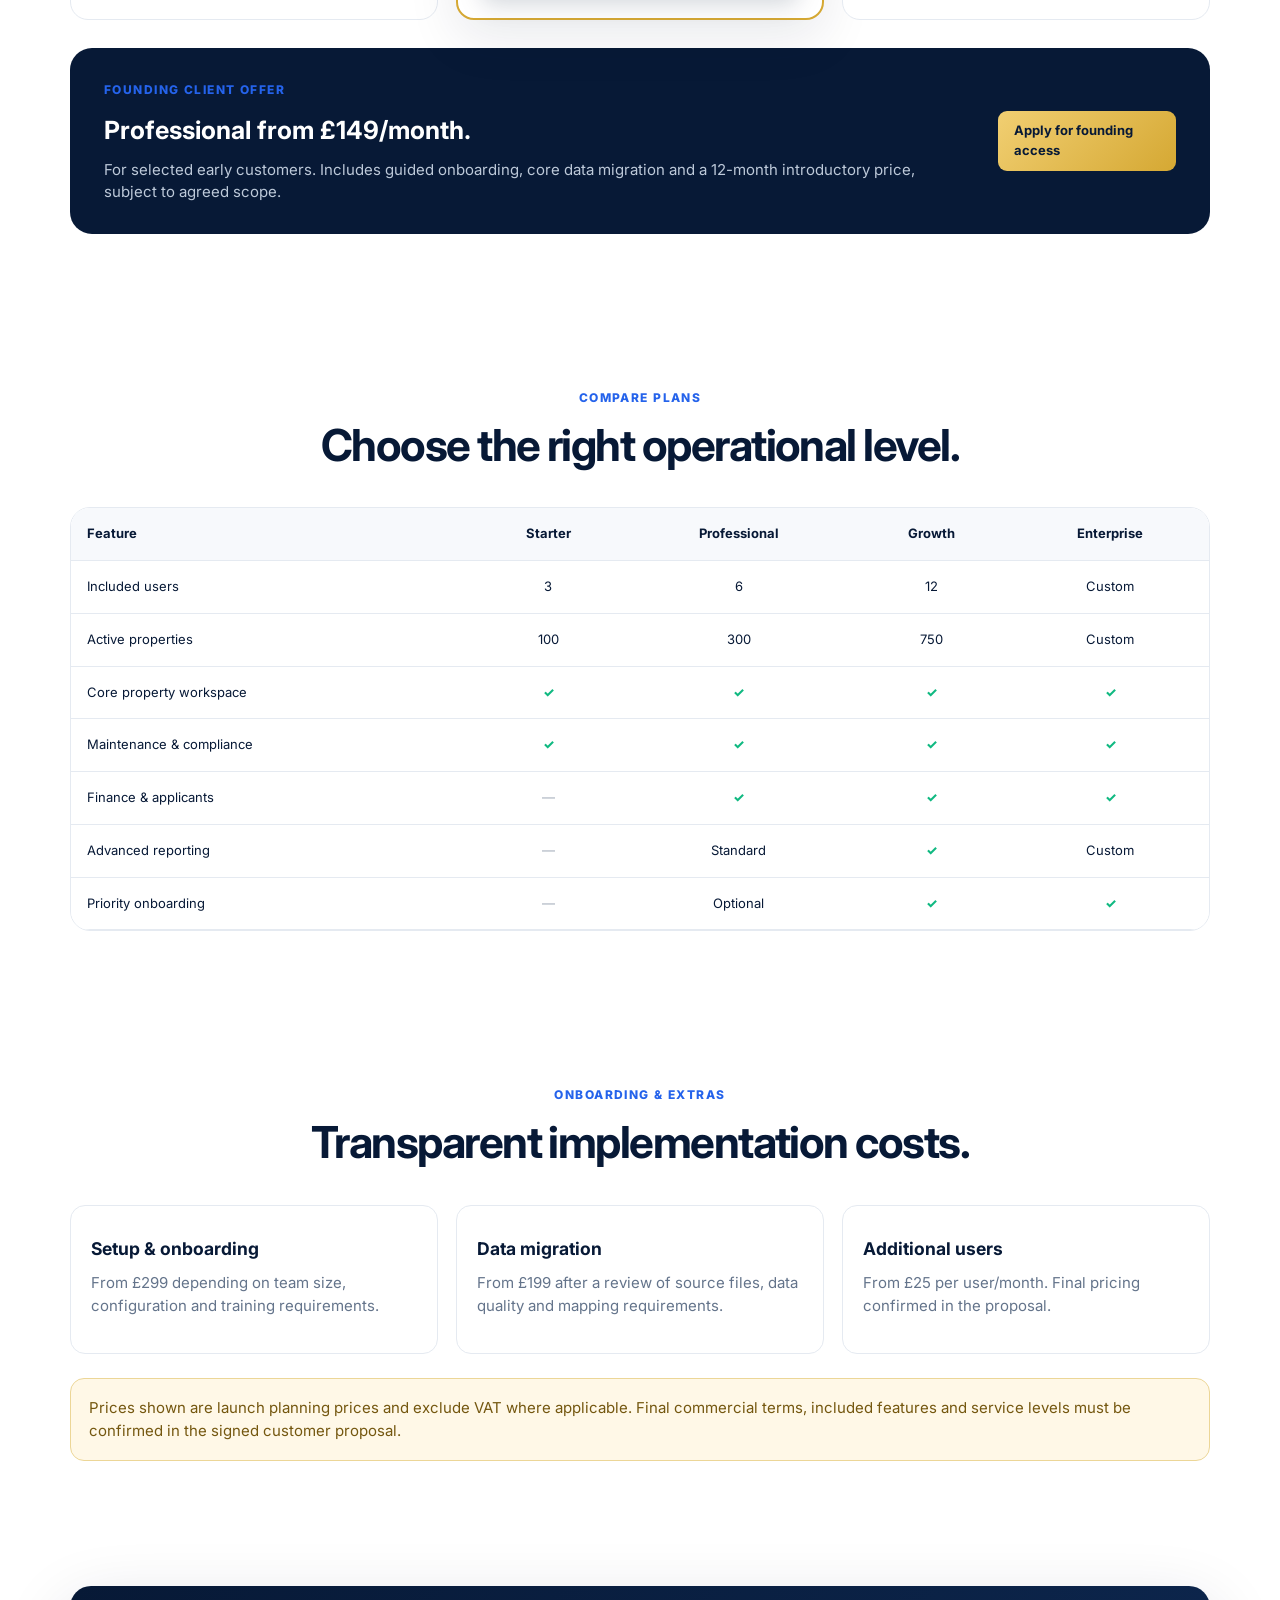
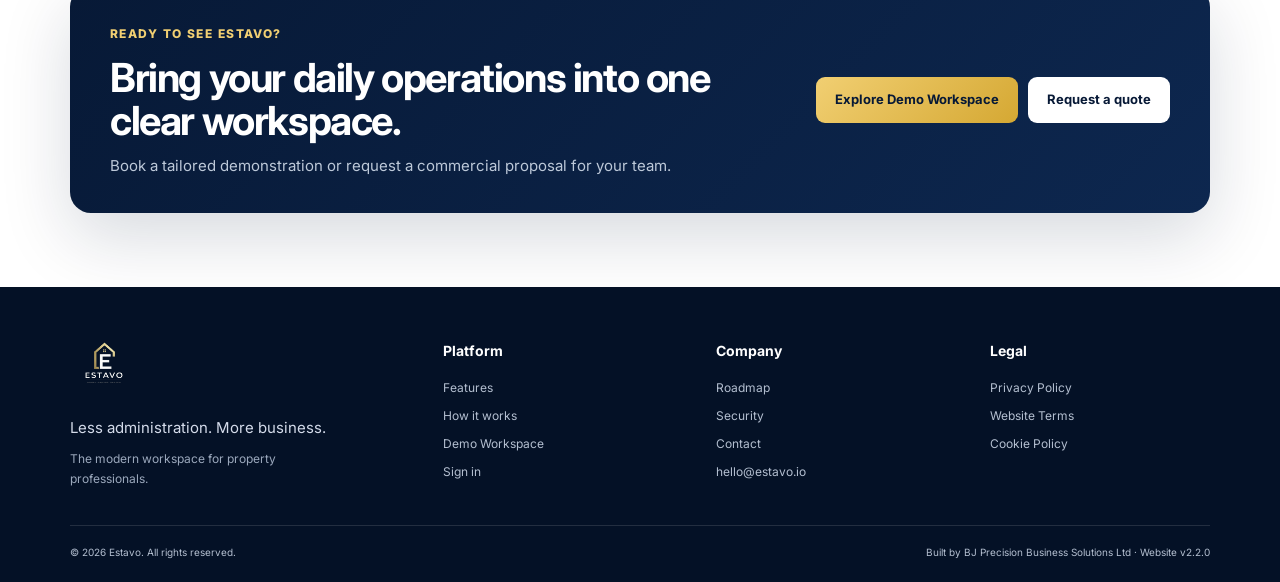
<file: pricing.html>
<!doctype html>
<html lang="en">

<head>
  <meta charset="utf-8">
  <meta name="viewport" content="width=device-width,initial-scale=1">
  <meta name="description" content="Estavo Property pricing for UK letting and property management agencies.">
  <title>Estavo Property Pricing | Estavo</title>
  <link rel="icon" href="assets/favicon.png">
  <link rel="preconnect" href="https://fonts.googleapis.com">
  <link rel="preconnect" href="https://fonts.gstatic.com" crossorigin>
  <link href="https://fonts.googleapis.com/css2?family=Inter:wght@400;500;600;700;800&display=swap" rel="stylesheet">
  <link rel="stylesheet" href="styles.css?v=2.4.11">
  <style>
    .workspace-pricing-section { padding-top: 16px; }
    .workspace-pricing-grid { display: grid; grid-template-columns: repeat(2, minmax(0, 1fr)); gap: 20px; }
    .workspace-pricing-card { display: flex; flex-direction: column; align-items: flex-start; min-height: 295px; padding: 28px; border: 1px solid #e1e6ee; border-radius: 22px; background: #fff; box-shadow: 0 12px 34px rgba(12, 24, 50, .045); }
    .workspace-pricing-card.is-available { border-color: #d6b75b; }
    .workspace-pricing-status { display: inline-block; padding: 7px 11px; border-radius: 999px; background: #f1f3f7; color: #68748a; font-size: 11px; font-weight: 800; letter-spacing: .07em; }
    .workspace-pricing-status.available, .workspace-pricing-status.testing { background: #f9f0d4; color: #8b6a18; }
    .workspace-pricing-icon { margin-top: 15px; color: #b89234; font-size: 27px; line-height: 1; }
    .workspace-pricing-card h2 { margin: 13px 0 8px; color: #101b3a; font-size: 22px; }
    .workspace-pricing-card p { margin: 0 0 22px; color: #5b6880; line-height: 1.55; }
    .workspace-pricing-card .btn, .workspace-pricing-unavailable { margin-top: auto; }
    .workspace-pricing-unavailable { display: block; width: 100%; padding: 13px; border: 1px solid #e3e7ee; border-radius: 11px; background: #f5f6f8; color: #8791a3; text-align: center; font-weight: 700; }
    .workspace-pricing-section { padding-bottom: 54px; }
    .workspace-pricing-grid { max-width: 1050px; margin-inline: auto; gap: 16px; }
    .workspace-pricing-card { min-height: 0; padding: 21px 24px; border-radius: 18px; }
    .workspace-pricing-status { padding: 6px 10px; font-size: 10px; }
    .workspace-pricing-icon { margin-top: 10px; font-size: 22px; }
    .workspace-pricing-card h2 { margin: 8px 0 6px; font-size: 20px; }
    .workspace-pricing-card p { margin-bottom: 15px; font-size: 14px; line-height: 1.5; }
    .workspace-pricing-card .btn, .workspace-pricing-unavailable { padding: 10px 12px; font-size: 13px; }
    #property-pricing { scroll-margin-top: 110px; }
    @media (max-width: 700px) { .workspace-pricing-grid { grid-template-columns: 1fr; } .workspace-pricing-card { min-height: 0; } }
  </style>
</head>

<body>
  <header class="site-header" id="top">
    <div class="container nav-wrap">
      <a class="brand" href="index.html" aria-label="Estavo home"><img src="assets/estavo-logo.webp" alt="Estavo" /></a>
      <button class="menu-toggle" type="button" aria-label="Open navigation"
        aria-expanded="false"><span></span><span></span><span></span></button>
      <nav class="main-nav" aria-label="Main navigation">
        <a href="index.html#workspaces">Workspaces</a>
        <a href="index.html#platform">Property Features</a>
        <a href="index.html#workflow">How it works</a>
        <a href="index.html#roadmap">Roadmap</a>
        <a href="pricing.html">Pricing</a>
        <a href="security.html">Security</a>
        <a href="contact.html">Contact</a>
        <div class="mobile-nav-actions">
          <a class="btn btn-secondary" href="sign-in.html">Sign in</a>
          <a class="btn btn-primary" href="demo-workspace.html">Explore Demo Workspace</a>
        </div>
      </nav>
      <div class="nav-actions">
        <a class="btn btn-ghost" href="sign-in.html">Sign in</a>
        <a class="btn btn-primary" href="demo-workspace.html">Explore Demo Workspace</a>
      </div>
    </div>
  </header>
  <main>
    <section class="subpage-hero">
      <div class="container narrow"><span class="eyebrow">ESTAVO WORKSPACE PRICING</span>
        <h1>Find the right Estavo workspace.</h1>
        <p>Explore our dedicated workspaces. Pricing is currently available for Estavo Property; plans for other workspaces will be announced as they become available.</p>
      </div>
    </section>
    <section class="section workspace-pricing-section" aria-label="Estavo workspace pricing options">
      <div class="container">
        <div class="workspace-pricing-grid">
          <article class="workspace-pricing-card is-available">
            <span class="workspace-pricing-status available">PRICING AVAILABLE</span>
            <div class="workspace-pricing-icon" aria-hidden="true">⌂</div>
            <h2>Agency Workspace</h2>
            <p>Property management for UK letting and estate agencies, from tenancies and compliance to maintenance and finance.</p>
            <a class="btn btn-primary full" href="#property-pricing">View Property Pricing →</a>
          </article>
          <article class="workspace-pricing-card">
            <span class="workspace-pricing-status testing">FINAL TESTING</span>
            <div class="workspace-pricing-icon" aria-hidden="true">▤</div>
            <h2>Accounting Workspace</h2>
            <p>A secure accounting portal for clients and accountancy practices, with documents, deadlines and records in one place.</p>
            <a class="btn btn-secondary full" href="accounting.html">Explore Accounting</a>
          </article>
          <article class="workspace-pricing-card">
            <span class="workspace-pricing-status">COMING SOON</span>
            <div class="workspace-pricing-icon" aria-hidden="true">⌂</div>
            <h2>Landlord Workspace</h2>
            <p>Access property information, statements, documents, maintenance updates and compliance records.</p>
            <span class="workspace-pricing-unavailable">Pricing coming soon</span>
          </article>
          <article class="workspace-pricing-card">
            <span class="workspace-pricing-status">COMING SOON</span>
            <div class="workspace-pricing-icon" aria-hidden="true">▥</div>
            <h2>Limited Company Workspace</h2>
            <p>Planned tools for company bookkeeping, VAT, payroll, financial statements and corporation tax.</p>
            <span class="workspace-pricing-unavailable">Pricing coming soon</span>
          </article>
        </div>
      </div>
    </section>
    <section class="section" id="property-pricing">
      <div class="container">
        <div class="section-heading"><span class="eyebrow">AGENCY WORKSPACE · ESTAVO PROPERTY</span>
          <h2>Estavo Property — Pricing</h2>
          <p>Simple, transparent pricing for UK letting and property management agencies. The plans below apply to Agency Workspace only.</p>
        </div>
        <div class="pricing-grid">
          <article class="price-card"><span class="plan">Starter</span>
            <h3>£149<small>/month</small></h3>
            <p>For small teams creating a reliable foundation.</p>
            <ul>
              <li>Up to 3 users</li>
              <li>Up to 100 active properties</li>
              <li>Properties, contacts and tenancies</li>
              <li>Maintenance and compliance</li>
              <li>Diary and documents</li>
              <li>Email support</li>
            </ul><a class="btn btn-secondary full" href="contact.html">Request Starter</a>
          </article>
          <article class="price-card featured"><span class="plan">Professional</span>
            <div class="coming">MOST POPULAR</div>
            <h3>£249<small>/month</small></h3>
            <p>For established agencies needing complete day-to-day control.</p>
            <ul>
              <li>Up to 6 users</li>
              <li>Up to 300 active properties</li>
              <li>Everything in Starter</li>
              <li>Finance and applicants</li>
              <li>Roles and permissions</li>
              <li>Priority support</li>
            </ul><a class="btn btn-primary full" href="contact.html">Request Professional</a>
          </article>
          <article class="price-card"><span class="plan">Growth</span>
            <h3>£399<small>/month</small></h3>
            <p>For larger teams requiring stronger controls and scale.</p>
            <ul>
              <li>Up to 12 users</li>
              <li>Up to 750 active properties</li>
              <li>Everything in Professional</li>
              <li>Advanced reporting</li>
              <li>Automation roadmap access</li>
              <li>Priority onboarding</li>
            </ul><a class="btn btn-secondary full" href="contact.html">Request Growth</a>
          </article>
        </div>
        <div class="founding-offer">
          <div><span class="eyebrow">FOUNDING CLIENT OFFER</span>
            <h3>Professional from £149/month.</h3>
            <p>For selected early customers. Includes guided onboarding, core data migration and a 12-month introductory
              price, subject to agreed scope.</p>
          </div><a class="btn btn-gold" href="contact.html">Apply for founding access</a>
        </div>
      </div>
    </section>
    <section class="section">
      <div class="container">
        <div class="section-heading"><span class="eyebrow">COMPARE PLANS</span>
          <h2>Choose the right operational level.</h2>
        </div>
        <div class="pricing-table-wrap">
          <table class="pricing-table">
            <thead>
              <tr>
                <th>Feature</th>
                <th>Starter</th>
                <th>Professional</th>
                <th>Growth</th>
                <th>Enterprise</th>
              </tr>
            </thead>
            <tbody>
              <tr>
                <td>Included users</td>
                <td>3</td>
                <td>6</td>
                <td>12</td>
                <td>Custom</td>
              </tr>
              <tr>
                <td>Active properties</td>
                <td>100</td>
                <td>300</td>
                <td>750</td>
                <td>Custom</td>
              </tr>
              <tr>
                <td>Core property workspace</td>
                <td class="check">✓</td>
                <td class="check">✓</td>
                <td class="check">✓</td>
                <td class="check">✓</td>
              </tr>
              <tr>
                <td>Maintenance & compliance</td>
                <td class="check">✓</td>
                <td class="check">✓</td>
                <td class="check">✓</td>
                <td class="check">✓</td>
              </tr>
              <tr>
                <td>Finance & applicants</td>
                <td class="muted-dash">—</td>
                <td class="check">✓</td>
                <td class="check">✓</td>
                <td class="check">✓</td>
              </tr>
              <tr>
                <td>Advanced reporting</td>
                <td class="muted-dash">—</td>
                <td>Standard</td>
                <td class="check">✓</td>
                <td>Custom</td>
              </tr>
              <tr>
                <td>Priority onboarding</td>
                <td class="muted-dash">—</td>
                <td>Optional</td>
                <td class="check">✓</td>
                <td class="check">✓</td>
              </tr>
            </tbody>
          </table>
        </div>
      </div>
    </section>
    <section class="section">
      <div class="container">
        <div class="section-heading"><span class="eyebrow">ONBOARDING & EXTRAS</span>
          <h2>Transparent implementation costs.</h2>
        </div>
        <div class="addon-grid">
          <article class="addon-card">
            <h3>Setup & onboarding</h3>
            <p>From £299 depending on team size, configuration and training requirements.</p>
          </article>
          <article class="addon-card">
            <h3>Data migration</h3>
            <p>From £199 after a review of source files, data quality and mapping requirements.</p>
          </article>
          <article class="addon-card">
            <h3>Additional users</h3>
            <p>From £25 per user/month. Final pricing confirmed in the proposal.</p>
          </article>
        </div>
        <p class="notice" style="margin-top:24px">Prices shown are launch planning prices and exclude VAT where
          applicable. Final commercial terms, included features and service levels must be confirmed in the signed
          customer proposal.</p>
      </div>
    </section>
    <section class="subpage-cta">
      <div class="container subpage-cta-inner">
        <div><span class="eyebrow light">READY TO SEE ESTAVO?</span>
          <h2>Bring your daily operations into one clear workspace.</h2>
          <p>Book a tailored demonstration or request a commercial proposal for your team.</p>
        </div>
        <div class="cta-actions"><a class="btn btn-gold btn-large" href="demo-workspace.html">Explore Demo
            Workspace</a><a class="btn btn-light btn-large" href="contact.html">Request a quote</a></div>
      </div>
    </section>
  </main>
  <footer class="footer">
    <div class="container footer-grid footer-grid-global">
      <div class="footer-brand-block"><img class="footer-logo" src="assets/estavo-logo-light.png" alt="Estavo" /><p>Less administration. More business.</p><small>The modern workspace for property professionals.</small></div>
      <div><h4>Platform</h4><a href="index.html#platform">Features</a><a href="index.html#workflow">How it works</a><a href="demo-workspace.html">Demo Workspace</a><a href="sign-in.html">Sign in</a></div>
      <div><h4>Company</h4><a href="index.html#roadmap">Roadmap</a><a href="security.html">Security</a><a href="contact.html">Contact</a><a href="mailto:hello@estavo.io">hello@estavo.io</a></div>
      <div><h4>Legal</h4><a href="privacy.html">Privacy Policy</a><a href="terms.html">Website Terms</a><a href="cookies.html">Cookie Policy</a></div>
    </div>
    <div class="container footer-bottom"><span>© 2026 Estavo. All rights reserved.</span><span>Built by BJ Precision Business Solutions Ltd · Website v2.2.0</span></div>
  </footer>
  <script src="script.js?v=2.2.0"></script>
</body>

</html>
</file>
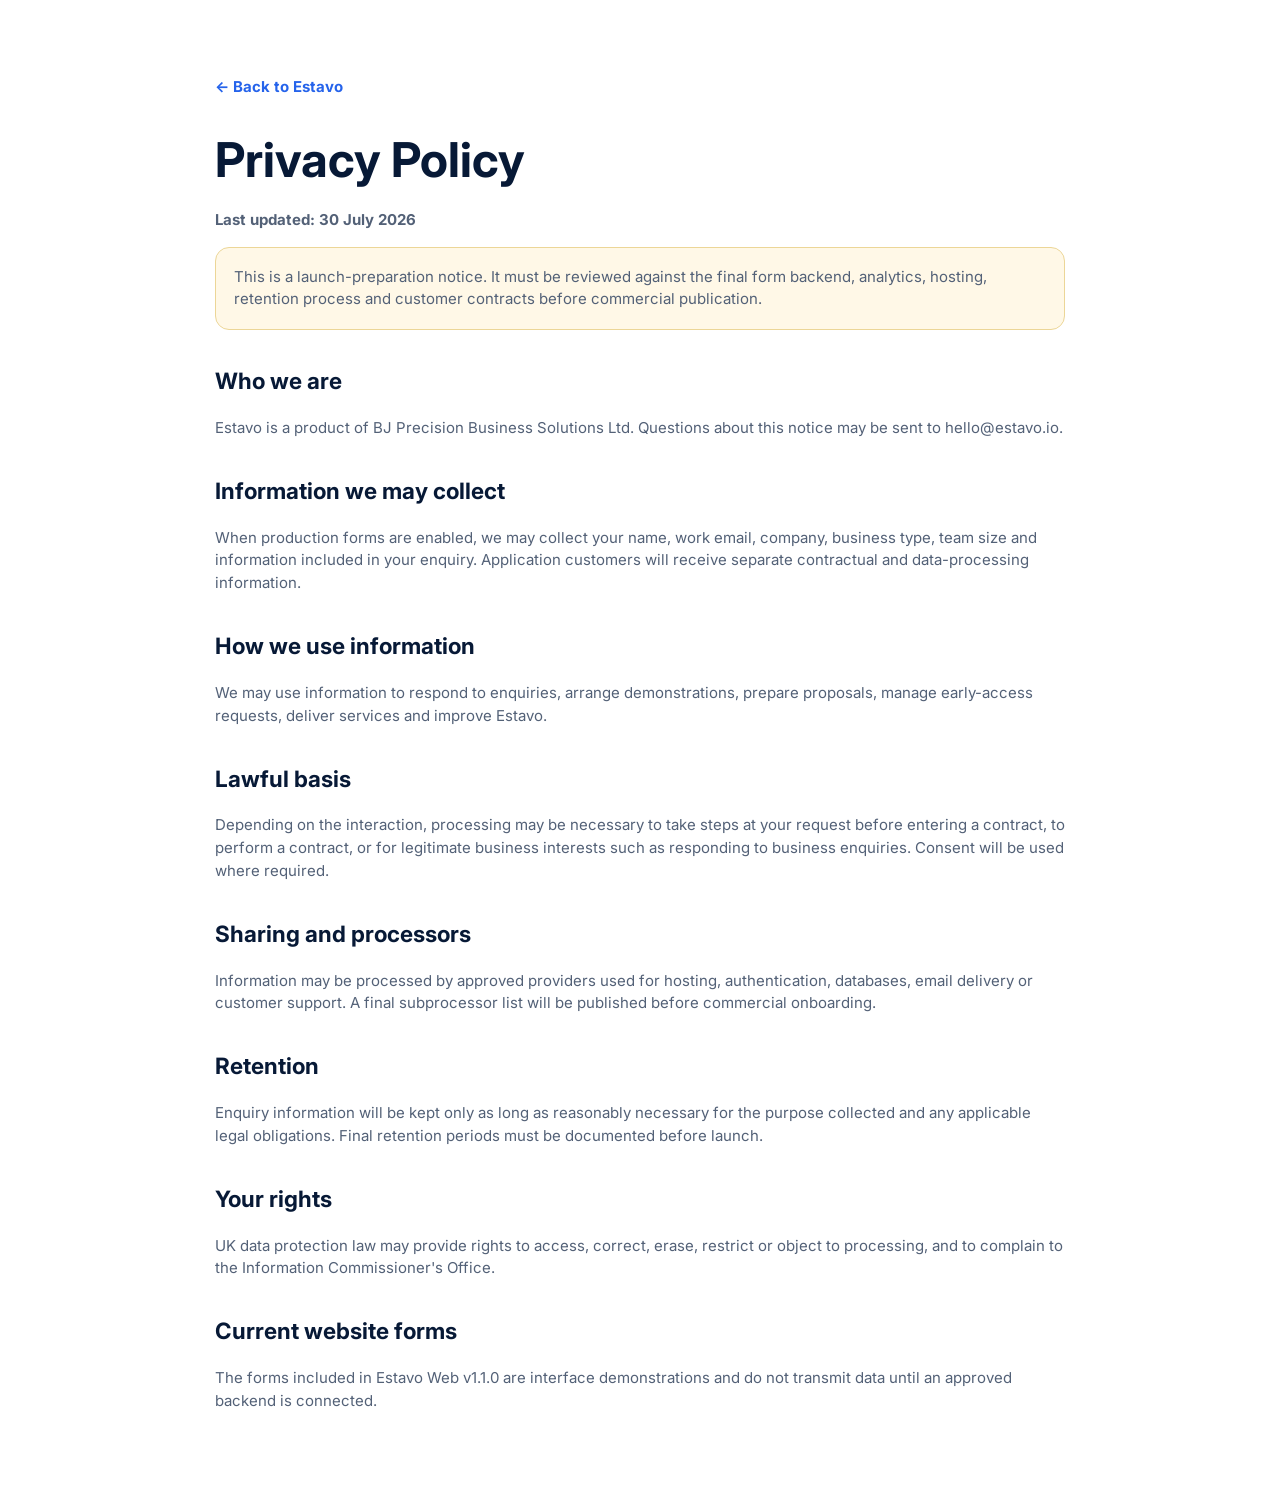
<file: privacy.html>
<!doctype html>
<html lang="en">

<head>
    <meta charset="utf-8">
    <meta name="viewport" content="width=device-width,initial-scale=1">
    <title>Privacy Policy | Estavo</title>
    <link href="https://fonts.googleapis.com/css2?family=Inter:wght@400;500;600;700;800&display=swap" rel="stylesheet">
    <link rel="stylesheet" href="styles.css?v=2.1.0">
</head>

<body>
    <main class="section">
        <div class="container legal-page"><a class="back-link" href="index.html">← Back to Estavo</a>
            <h1>Privacy Policy</h1>
            <p><strong>Last updated: 30 July 2026</strong></p>
            <p class="notice">This is a launch-preparation notice. It must be reviewed against the final form backend,
                analytics, hosting, retention process and customer contracts before commercial publication.</p>
            <h2>Who we are</h2>
            <p>Estavo is a product of BJ Precision Business Solutions Ltd. Questions about this notice may be sent to <a
                    href="mailto:hello@estavo.io">hello@estavo.io</a>.</p>
            <h2>Information we may collect</h2>
            <p>When production forms are enabled, we may collect your name, work email, company, business type, team
                size and information included in your enquiry. Application customers will receive separate contractual
                and data-processing information.</p>
            <h2>How we use information</h2>
            <p>We may use information to respond to enquiries, arrange demonstrations, prepare proposals, manage
                early-access requests, deliver services and improve Estavo.</p>
            <h2>Lawful basis</h2>
            <p>Depending on the interaction, processing may be necessary to take steps at your request before entering a
                contract, to perform a contract, or for legitimate business interests such as responding to business
                enquiries. Consent will be used where required.</p>
            <h2>Sharing and processors</h2>
            <p>Information may be processed by approved providers used for hosting, authentication, databases, email
                delivery or customer support. A final subprocessor list will be published before commercial onboarding.
            </p>
            <h2>Retention</h2>
            <p>Enquiry information will be kept only as long as reasonably necessary for the purpose collected and any
                applicable legal obligations. Final retention periods must be documented before launch.</p>
            <h2>Your rights</h2>
            <p>UK data protection law may provide rights to access, correct, erase, restrict or object to processing,
                and to complain to the Information Commissioner's Office.</p>
            <h2>Current website forms</h2>
            <p>The forms included in Estavo Web v1.1.0 are interface demonstrations and do not transmit data until an
                approved backend is connected.</p>
        </div>
    </main>
</body>

</html>
</file>
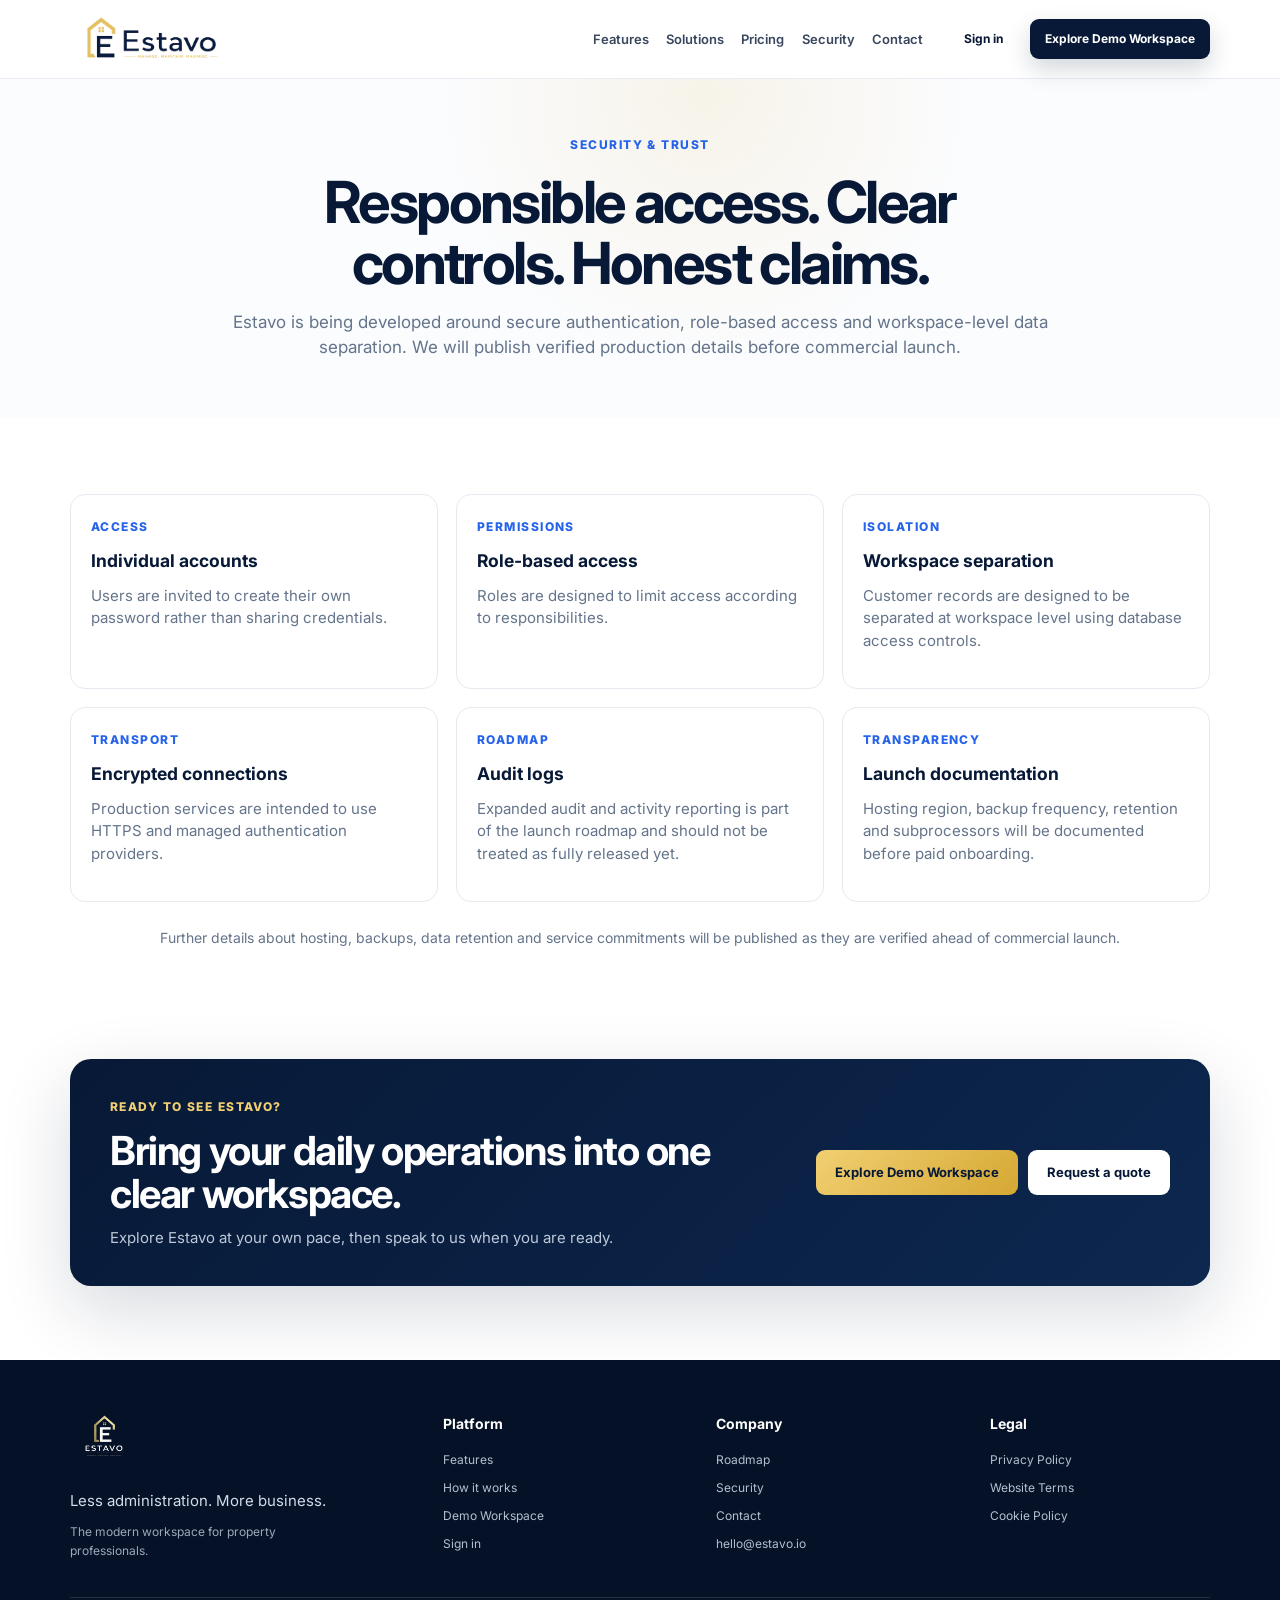
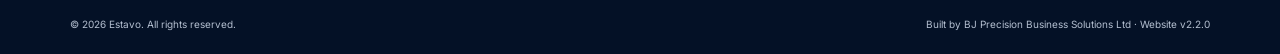
<file: security.html>
<!doctype html>
<html lang="en">

<head>
  <meta charset="utf-8">
  <meta name="viewport" content="width=device-width,initial-scale=1">
  <title>Security | Estavo</title>
  <link rel="icon" href="assets/favicon.png">
  <link href="https://fonts.googleapis.com/css2?family=Inter:wght@400;500;600;700;800&display=swap" rel="stylesheet">
  <link rel="stylesheet" href="styles.css?v=2.2.0">
</head>

<body>
  <header class="site-header" id="top">
    <div class="container nav-wrap">
      <a class="brand" href="index.html" aria-label="Estavo home"><img src="assets/estavo-logo.webp" alt="Estavo" /></a>
      <button class="menu-toggle" type="button" aria-label="Open navigation"
        aria-expanded="false"><span></span><span></span><span></span></button>
      <nav class="main-nav" aria-label="Main navigation">
        <a href="index.html#features">Features</a>
        <a href="index.html#solutions">Solutions</a>
        <a href="pricing.html">Pricing</a>
        <a href="security.html">Security</a>
        <a href="contact.html">Contact</a>
        <div class="mobile-nav-actions">
          <a class="btn btn-secondary" href="sign-in.html">Sign in</a>
          <a class="btn btn-primary" href="demo-workspace.html">Explore Demo Workspace</a>
        </div>
      </nav>
      <div class="nav-actions">
        <a class="btn btn-ghost" href="sign-in.html">Sign in</a>
        <a class="btn btn-primary" href="demo-workspace.html">Explore Demo Workspace</a>
      </div>
    </div>
  </header>
  <main>
    <section class="subpage-hero">
      <div class="container narrow"><span class="eyebrow">SECURITY & TRUST</span>
        <h1>Responsible access. Clear controls. Honest claims.</h1>
        <p>Estavo is being developed around secure authentication, role-based access and workspace-level data
          separation. We will publish verified production details before commercial launch.</p>
      </div>
    </section>
    <section class="section">
      <div class="container">
        <div class="security-detail-grid">
          <article class="security-detail-card"><span class="eyebrow">ACCESS</span>
            <h3>Individual accounts</h3>
            <p>Users are invited to create their own password rather than sharing credentials.</p>
          </article>
          <article class="security-detail-card"><span class="eyebrow">PERMISSIONS</span>
            <h3>Role-based access</h3>
            <p>Roles are designed to limit access according to responsibilities.</p>
          </article>
          <article class="security-detail-card"><span class="eyebrow">ISOLATION</span>
            <h3>Workspace separation</h3>
            <p>Customer records are designed to be separated at workspace level using database access controls.</p>
          </article>
          <article class="security-detail-card"><span class="eyebrow">TRANSPORT</span>
            <h3>Encrypted connections</h3>
            <p>Production services are intended to use HTTPS and managed authentication providers.</p>
          </article>
          <article class="security-detail-card"><span class="eyebrow">ROADMAP</span>
            <h3>Audit logs</h3>
            <p>Expanded audit and activity reporting is part of the launch roadmap and should not be treated as fully
              released yet.</p>
          </article>
          <article class="security-detail-card"><span class="eyebrow">TRANSPARENCY</span>
            <h3>Launch documentation</h3>
            <p>Hosting region, backup frequency, retention and subprocessors will be documented before paid onboarding.
            </p>
          </article>
        </div>
        <p style="margin:24px auto 0;color:#64748b;font-size:14px;line-height:1.65;text-align:center;max-width:1100px">
          Further details about hosting, backups, data retention and service commitments will be published as they are verified ahead of commercial launch.
        </p>
      </div>
    </section>
    <section class="subpage-cta">
      <div class="container subpage-cta-inner">
        <div><span class="eyebrow light">READY TO SEE ESTAVO?</span>
          <h2>Bring your daily operations into one clear workspace.</h2>
          <p>Explore Estavo at your own pace, then speak to us when you are ready.</p>
        </div>
        <div class="cta-actions"><a class="btn btn-gold btn-large" href="demo-workspace.html">Explore Demo
            Workspace</a><a class="btn btn-light btn-large" href="contact.html">Request a quote</a></div>
      </div>
    </section>
  </main>
  <footer class="footer">
    <div class="container footer-grid footer-grid-global">
      <div class="footer-brand-block"><img class="footer-logo" src="assets/estavo-logo-light.png" alt="Estavo" /><p>Less administration. More business.</p><small>The modern workspace for property professionals.</small></div>
      <div><h4>Platform</h4><a href="index.html#platform">Features</a><a href="index.html#workflow">How it works</a><a href="demo-workspace.html">Demo Workspace</a><a href="sign-in.html">Sign in</a></div>
      <div><h4>Company</h4><a href="index.html#roadmap">Roadmap</a><a href="security.html">Security</a><a href="contact.html">Contact</a><a href="mailto:hello@estavo.io">hello@estavo.io</a></div>
      <div><h4>Legal</h4><a href="privacy.html">Privacy Policy</a><a href="terms.html">Website Terms</a><a href="cookies.html">Cookie Policy</a></div>
    </div>
    <div class="container footer-bottom"><span>© 2026 Estavo. All rights reserved.</span><span>Built by BJ Precision Business Solutions Ltd · Website v2.2.0</span></div>
  </footer>
  <script src="script.js?v=2.2.0"></script>
</body>

</html>
</file>
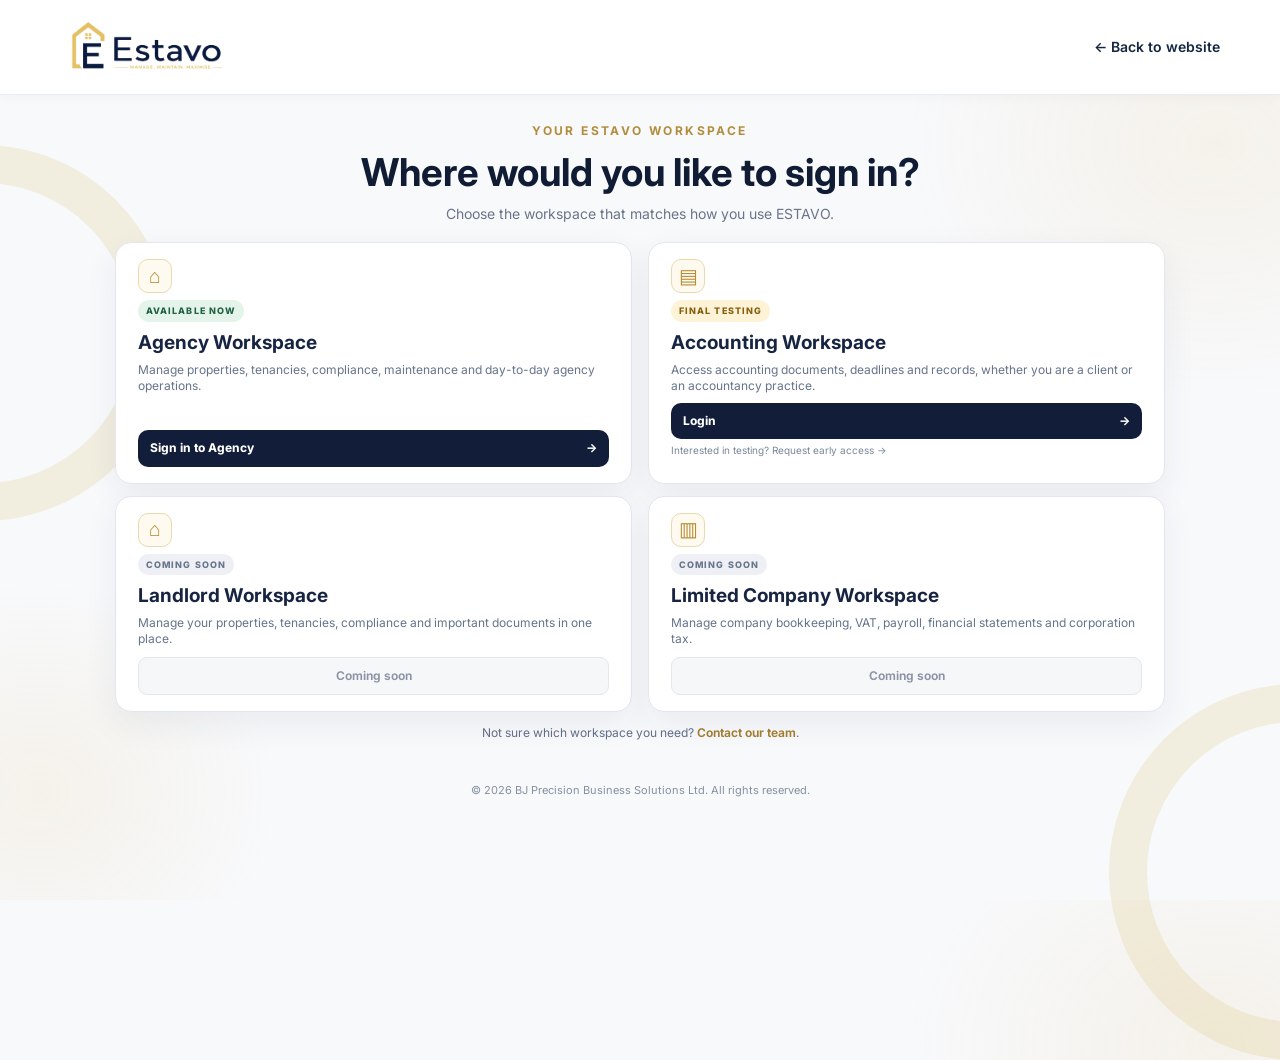
<file: sign-in.html>
<!doctype html>
<html lang="en"><head><meta charset="utf-8"><meta name="viewport" content="width=device-width,initial-scale=1"><meta name="theme-color" content="#101d32"><title>Sign in | ESTAVO</title><link rel="icon" href="assets/favicon.png"><link href="https://fonts.googleapis.com/css2?family=Inter:wght@400;500;600;700;800&display=swap" rel="stylesheet"><link rel="stylesheet" href="styles.css?v=2.4.6"><link rel="stylesheet" href="css/sign-in.css?v=3"></head>
<body class="signin-page"><header class="signin-header"><a href="index.html" aria-label="ESTAVO home"><img src="assets/estavo-logo.webp" alt="ESTAVO"></a><a class="signin-back" href="index.html">← Back to website</a></header><main class="signin-main"><div class="signin-intro"><span class="signin-eyebrow">YOUR ESTAVO WORKSPACE</span><h1>Where would you like to sign in?</h1><p>Choose the workspace that matches how you use ESTAVO.</p></div><div class="signin-grid"><article class="signin-card"><div class="signin-symbol" aria-hidden="true">⌂</div><span class="signin-status live">AVAILABLE NOW</span><h2>Agency Workspace</h2><p>Manage properties, tenancies, compliance, maintenance and day-to-day agency operations.</p><a class="signin-button" href="https://app.estavo.io/login.html">Sign in to Agency <span aria-hidden="true">→</span></a></article><article class="signin-card"><div class="signin-symbol" aria-hidden="true">▤</div><span class="signin-status beta">FINAL TESTING</span><h2>Accounting Workspace</h2><p>Access accounting documents, deadlines and records, whether you are a client or an accountancy practice.</p><a class="signin-button" href="accounting-login.html">Login <span aria-hidden="true">→</span></a><p class="signin-note">Interested in testing? <a href="mailto:hello@estavo.io?subject=ESTAVO%20Accounting%20Workspace%20access">Request early access →</a></p></article><article class="signin-card upcoming"><div class="signin-symbol" aria-hidden="true">⌂</div><span class="signin-status soon">COMING SOON</span><h2>Landlord Workspace</h2><p>Manage your properties, tenancies, compliance and important documents in one place.</p><span class="signin-unavailable">Coming soon</span></article><article class="signin-card upcoming"><div class="signin-symbol" aria-hidden="true">▥</div><span class="signin-status soon">COMING SOON</span><h2>Limited Company Workspace</h2><p>Manage company bookkeeping, VAT, payroll, financial statements and corporation tax.</p><span class="signin-unavailable">Coming soon</span></article></div><p class="signin-help">Not sure which workspace you need? <a href="contact.html">Contact our team</a>.</p></main><footer class="signin-footer">© 2026 BJ Precision Business Solutions Ltd. All rights reserved.</footer></body></html>
</file>
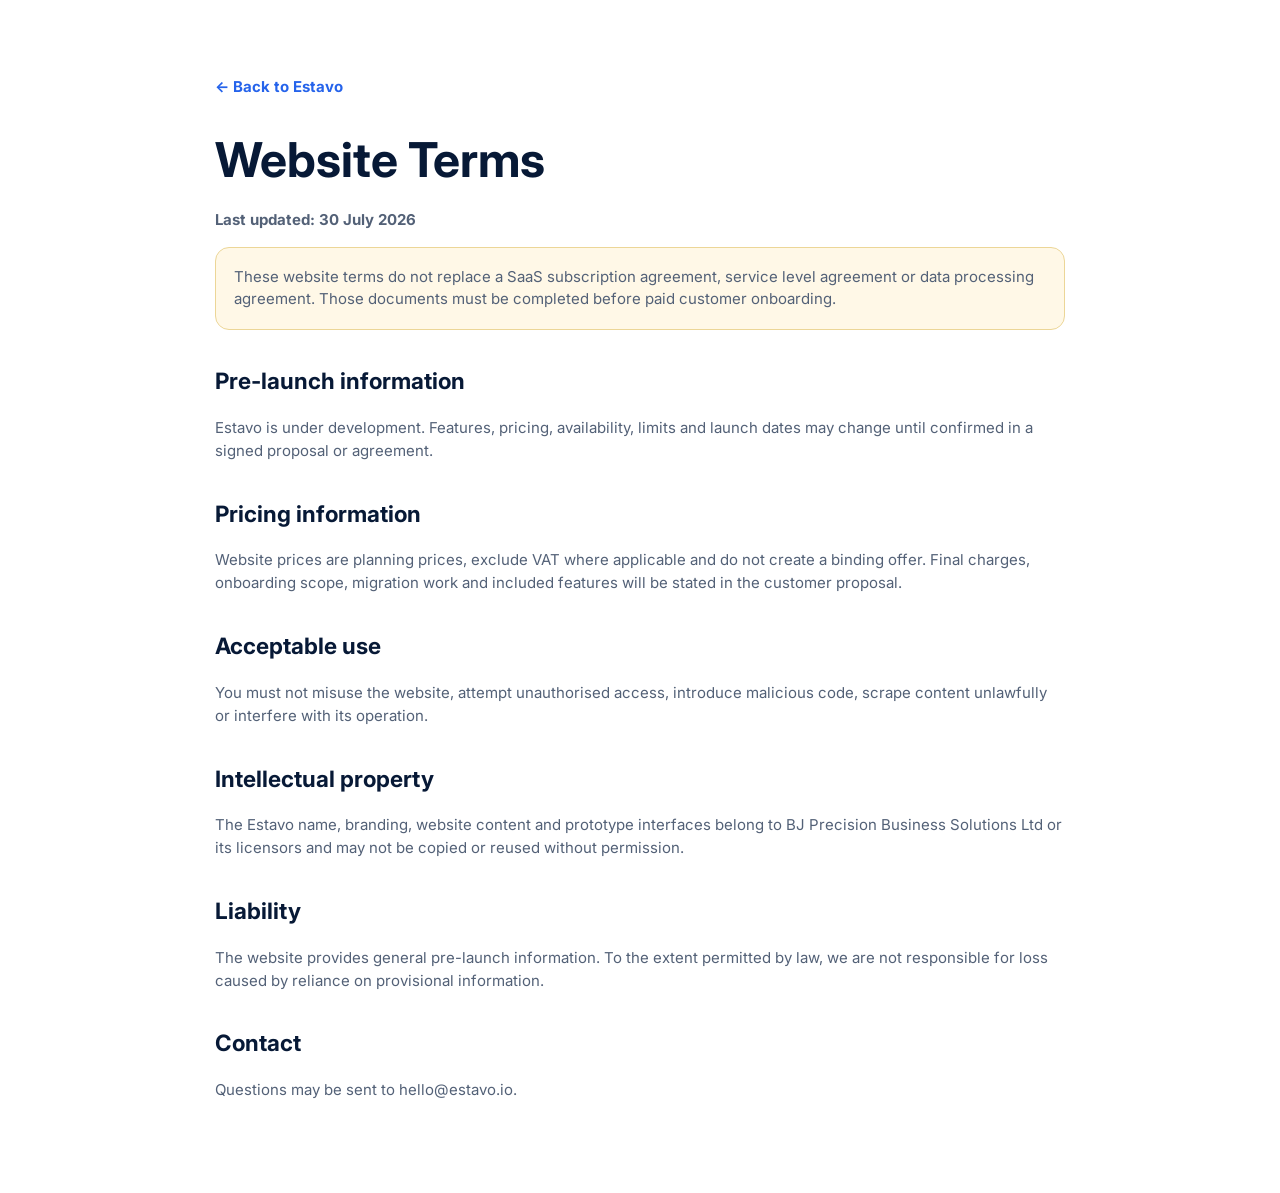
<file: terms.html>
<!doctype html><html lang="en"><head><meta charset="utf-8"><meta name="viewport" content="width=device-width,initial-scale=1"><title>Website Terms | Estavo</title><link href="https://fonts.googleapis.com/css2?family=Inter:wght@400;500;600;700;800&display=swap" rel="stylesheet"><link rel="stylesheet" href="styles.css?v=2.1.0"></head><body><main class="section"><div class="container legal-page"><a class="back-link" href="index.html">← Back to Estavo</a><h1>Website Terms</h1><p><strong>Last updated: 30 July 2026</strong></p><p class="notice">These website terms do not replace a SaaS subscription agreement, service level agreement or data processing agreement. Those documents must be completed before paid customer onboarding.</p><h2>Pre-launch information</h2><p>Estavo is under development. Features, pricing, availability, limits and launch dates may change until confirmed in a signed proposal or agreement.</p><h2>Pricing information</h2><p>Website prices are planning prices, exclude VAT where applicable and do not create a binding offer. Final charges, onboarding scope, migration work and included features will be stated in the customer proposal.</p><h2>Acceptable use</h2><p>You must not misuse the website, attempt unauthorised access, introduce malicious code, scrape content unlawfully or interfere with its operation.</p><h2>Intellectual property</h2><p>The Estavo name, branding, website content and prototype interfaces belong to BJ Precision Business Solutions Ltd or its licensors and may not be copied or reused without permission.</p><h2>Liability</h2><p>The website provides general pre-launch information. To the extent permitted by law, we are not responsible for loss caused by reliance on provisional information.</p><h2>Contact</h2><p>Questions may be sent to <a href="mailto:hello@estavo.io">hello@estavo.io</a>.</p></div></main></body></html>
</file>
<file: styles.css>
:root {
    --navy: #071936;
    --navy-2: #0d274f;
    --gold: #d5a833;
    --gold-light: #f1cf72;
    --blue: #2563eb;
    --green: #10b981;
    --slate: #64748b;
    --muted: #f6f8fb;
    --line: #e5eaf1;
    --white: #fff;
    --shadow: 0 24px 70px rgba(7, 25, 54, .12);
    --radius: 22px
}

* {
    box-sizing: border-box
}

html {
    scroll-behavior: smooth
}

body {
    margin: 0;
    font-family: Inter, Arial, sans-serif;
    color: var(--navy);
    background: #fff;
    line-height: 1.55
}

button,
input,
select,
textarea {
    font: inherit
}

button {
    cursor: pointer
}

a {
    color: inherit;
    text-decoration: none
}

.container {
    width: min(1180px, calc(100% - 40px));
    margin: auto
}

.section {
    padding: 96px 0
}

.site-header {
    position: sticky;
    top: 0;
    z-index: 40;
    background: rgba(255, 255, 255, .92);
    backdrop-filter: blur(18px);
    border-bottom: 1px solid rgba(229, 234, 241, .85)
}

.nav-wrap {
    height: 76px;
    display: flex;
    align-items: center;
    gap: 34px
}

.brand {
    width: 190px;
    height: 52px;
    display: flex;
    align-items: center;
    overflow: hidden
}

.brand img {
    width: 100%;
    height: 100%;
    object-fit: contain
}

.main-nav {
    display: flex;
    gap: 30px;
    margin-left: auto
}

.main-nav a {
    font-size: 14px;
    font-weight: 600;
    color: #38465e
}

.main-nav a:hover {
    color: var(--blue)
}

.nav-actions {
    display: flex;
    gap: 10px
}

.btn {
    border: 0;
    border-radius: 10px;
    padding: 12px 18px;
    font-weight: 700;
    transition: .2s ease;
    display: inline-flex;
    align-items: center;
    justify-content: center;
    gap: 9px
}

.btn:hover {
    transform: translateY(-2px)
}

.btn-primary {
    background: var(--navy);
    color: #fff;
    box-shadow: 0 10px 25px rgba(7, 25, 54, .18)
}

.btn-primary:hover {
    background: var(--blue)
}

.btn-secondary {
    background: #fff;
    color: var(--navy);
    border: 1px solid #cfd7e3
}

.btn-ghost {
    background: transparent;
    color: var(--navy)
}

.btn-gold {
    background: linear-gradient(135deg, var(--gold-light), var(--gold));
    color: var(--navy)
}

.btn-large {
    padding: 15px 22px
}

.full {
    width: 100%
}

.menu-toggle {
    display: none;
    background: none;
    border: 0
}

.menu-toggle span {
    display: block;
    width: 23px;
    height: 2px;
    background: var(--navy);
    margin: 5px
}

.hero {
    padding-top: 37px;
    background: radial-gradient(circle at 70% 10%, rgba(213, 168, 51, .10),
            transparent 34%), linear-gradient(#fff, #fbfcff)
}

.hero-grid {
    display: grid;
    grid-template-columns: .88fr 1.12fr;
    gap: 64px;
    align-items: center
}

.eyebrow {
    display: inline-flex;
    align-items: center;
    gap: 8px;
    font-size: 12px;
    letter-spacing: .12em;
    font-weight: 800;
    color: var(--blue);
    text-transform: uppercase
}

.eyebrow span {
    width: 26px;
    height: 2px;
    background: var(--gold)
}

.eyebrow.light {
    color: var(--gold-light)
}

h1,
h2,
h3,
h4,
p {
    margin-top: 0
}

.hero h1 {
    font-size: clamp(48px, 5vw, 74px);
    line-height: 1.04;
    letter-spacing: -.045em;
    margin: 18px 0 24px
}

.hero h1 em {
    font-style: normal;
    color: var(--gold)
}

.hero-lead {
    font-size: 18px;
    color: #526078;
    max-width: 610px
}

.hero-actions {
    display: flex;
    gap: 12px;
    margin: 30px 0 24px
}

.trust-line {
    display: flex;
    align-items: center;
    gap: 14px;
    font-size: 13px;
    color: var(--slate)
}

.trust-line p {
    margin: 0
}

.avatar-stack {
    display: flex
}

.avatar-stack span {
    width: 32px;
    height: 32px;
    border-radius: 50%;
    display: grid;
    place-items: center;
    background: var(--navy);
    color: #fff;
    border: 2px solid #fff;
    margin-left: -8px;
    font-size: 11px
}

.avatar-stack span:first-child {
    margin-left: 0;
    background: var(--gold);
    color: var(--navy)
}

.product-shell {
    border: 1px solid #dfe5ee;
    border-radius: 20px;
    background: #fff;
    box-shadow: var(--shadow);
    overflow: hidden;
    transform: perspective(1200px) rotateY(-2deg) rotateX(1deg)
}

.window-bar {
    height: 34px;
    background: #f7f9fc;
    display: flex;
    align-items: center;
    gap: 6px;
    padding: 0 14px;
    border-bottom: 1px solid var(--line)
}

.window-bar span {
    width: 8px;
    height: 8px;
    border-radius: 50%;
    background: #d4dbe5
}

.dashboard {
    display: grid;
    grid-template-columns: 128px 1fr;
    min-height: 430px
}

.sidebar {
    background: var(--navy);
    padding: 18px 12px;
    display: flex;
    flex-direction: column;
    gap: 5px
}

.mini-brand {
    width: 38px;
    height: 38px;
    margin: 0 auto 10px;
    overflow: hidden;
    border-radius: 10px
}

.mini-brand img {
    width: 100%;
    height: 100%;
    object-fit: cover
}

.sidebar a {
    padding: 9px 10px;
    border-radius: 7px;
    color: #b7c3d5;
    font-size: 10px
}

.sidebar a.active,
.sidebar a:hover {
    background: rgba(255, 255, 255, .12);
    color: #fff
}

.dash-main {
    padding: 22px;
    background: #f8fafc
}

.dash-top {
    display: flex;
    justify-content: space-between;
    align-items: center
}

.dash-top small,
.metric-grid small {
    color: #7d899d;
    font-size: 10px
}

.dash-top h3 {
    margin: 3px 0 0;
    font-size: 18px
}

.round {
    width: 32px;
    height: 32px;
    border-radius: 9px;
    background: var(--blue);
    color: #fff;
    display: grid;
    place-items: center
}

.metric-grid {
    display: grid;
    grid-template-columns: repeat(3, 1fr);
    gap: 10px;
    margin: 18px 0
}

.metric-grid article,
.activity-card,
.ai-card {
    background: #fff;
    border: 1px solid var(--line);
    border-radius: 11px;
    padding: 14px
}

.metric-grid strong {
    display: block;
    font-size: 20px;
    margin: 3px 0
}

.metric-grid span {
    font-size: 9px;
    color: #e04d5c
}

.dashboard-lower {
    display: grid;
    grid-template-columns: 1.25fr .75fr;
    gap: 10px
}

.card-heading {
    display: flex;
    justify-content: space-between
}

.card-heading h4,
.ai-title h4 {
    font-size: 12px;
    margin: 0
}

.card-heading span {
    font-size: 9px;
    color: var(--blue)
}

.activity-card ul {
    list-style: none;
    padding: 0;
    margin: 12px 0 0
}

.activity-card li {
    font-size: 9px;
    padding: 10px 0;
    border-top: 1px solid #eef1f5;
    display: flex;
    align-items: center;
    gap: 7px
}

.activity-card i {
    width: 6px;
    height: 6px;
    background: var(--green);
    border-radius: 50%
}

.activity-card time {
    margin-left: auto;
    color: #8793a5
}

.ai-title {
    display: flex;
    gap: 8px;
    align-items: center
}

.ai-title b {
    color: var(--gold)
}

.ai-title small {
    font-size: 8px;
    color: #8793a5
}

.prompt,
.ai-response {
    font-size: 9px;
    padding: 9px;
    border-radius: 8px;
    margin-top: 12px
}

.prompt {
    background: #eef4ff
}

.ai-response {
    background: #f8f5e9
}

.logo-strip {
    padding: 30px 0;
    border-top: 1px solid var(--line);
    border-bottom: 1px solid var(--line)
}

.logo-strip p {
    text-align: center;
    color: #98a3b3;
    font-size: 10px;
    letter-spacing: .18em
}

.wordmarks {
    display: flex;
    justify-content: space-around;
    flex-wrap: wrap;
    gap: 20px;
    color: #7c8798;
    font-weight: 700;
    font-size: 14px
}

.section-heading {
    text-align: center;
    max-width: 730px;
    margin: 0 auto 48px
}

.section-heading h2,
.solutions h2,
.ai-section h2,
.demo-section h2,
.cta h2 {
    font-size: clamp(34px, 4vw, 52px);
    line-height: 1.1;
    letter-spacing: -.035em;
    margin: 12px 0 14px
}

.section-heading p,
.solutions-copy>p,
.demo-grid>div>p {
    color: var(--slate);
    font-size: 17px
}

.feature-grid {
    display: grid;
    grid-template-columns: repeat(3, 1fr);
    gap: 18px
}

.feature-card {
    padding: 26px;
    border: 1px solid var(--line);
    border-radius: 18px;
    background: #fff;
    transition: .25s
}

.feature-card:hover {
    transform: translateY(-5px);
    box-shadow: 0 18px 45px rgba(7, 25, 54, .09);
    border-color: #c9d4e3
}

.feature-card .icon {
    width: 46px;
    height: 46px;
    border-radius: 13px;
    display: grid;
    place-items: center;
    background: #f4f7fb;
    color: var(--gold);
    font-size: 22px
}

.feature-card h3 {
    margin: 18px 0 8px
}

.feature-card p {
    margin: 0;
    color: var(--slate);
    font-size: 14px
}

.solutions {
    background: var(--muted)
}

.solutions-grid {
    display: grid;
    grid-template-columns: .8fr 1.2fr;
    gap: 70px;
    align-items: center
}

.industry-tabs {
    display: grid;
    gap: 8px;
    margin-top: 28px
}

.industry-tabs button {
    border: 1px solid transparent;
    background: transparent;
    text-align: left;
    padding: 12px 14px;
    border-radius: 10px;
    font-weight: 700;
    color: #56647a
}

.industry-tabs button.active {
    background: #fff;
    color: var(--navy);
    border-color: var(--line);
    box-shadow: 0 8px 20px rgba(7, 25, 54, .06)
}

.industry-preview {
    background: #fff;
    border: 1px solid var(--line);
    border-radius: 24px;
    padding: 34px;
    box-shadow: var(--shadow)
}

.preview-top {
    display: flex;
    justify-content: space-between;
    font-size: 10.5px;
    color: #8692a4
}

.status {
    color: var(--green);
    font-weight: 800
}

.industry-preview h3 {
    font-size: 27px;
    margin: 18px 0 8px
}

.industry-preview>p {
    color: var(--slate)
}

.preview-columns {
    display: grid;
    grid-template-columns: repeat(3, 1fr);
    gap: 10px;
    margin: 26px 0
}

.preview-columns div {
    padding: 16px;
    border-radius: 12px;
    background: #f7f9fc
}

.preview-columns small {
    display: block;
    color: #8490a2;
    font-size: 10px
}

.preview-columns strong {
    font-size: 22px
}

.industry-preview ul,
.price-card ul {
    list-style: none;
    padding: 0
}

.industry-preview li,
.price-card li {
    margin: 11px 0;
    color: #536177;
    font-size: 14px
}

.industry-preview li span {
    color: var(--green);
    font-weight: 800;
    margin-right: 7px
}

.ai-section {
    background: linear-gradient(135deg, #06162f, #0b2c5b);
    color: #fff
}

.ai-grid {
    display: grid;
    grid-template-columns: .85fr 1.15fr;
    gap: 70px;
    align-items: center
}

.ai-grid p {
    color: #bdc9d9;
    font-size: 17px
}

.ai-conversation {
    display: grid;
    gap: 14px
}

.bubble {
    max-width: 82%;
    padding: 16px 18px;
    border-radius: 16px;
    font-size: 14px
}

.bubble.user {
    margin-left: auto;
    background: #fff;
    color: var(--navy);
    border-bottom-right-radius: 4px
}

.bubble.system {
    background: rgba(255, 255, 255, .10);
    border: 1px solid rgba(255, 255, 255, .16);
    border-bottom-left-radius: 4px
}

.pricing-grid {
    display: grid;
    grid-template-columns: repeat(3, 1fr);
    gap: 18px
}

.price-card {
    position: relative;
    border: 1px solid var(--line);
    border-radius: 22px;
    padding: 30px;
    background: #fff
}

.price-card.featured {
    border: 2px solid var(--gold);
    box-shadow: var(--shadow)
}

.plan {
    font-weight: 800;
    color: var(--blue);
    font-size: 13px
}

.coming {
    position: absolute;
    right: 22px;
    top: 24px;
    font-size: 9px;
    letter-spacing: .12em;
    background: #f5ead0;
    color: #8b6813;
    padding: 6px 8px;
    border-radius: 99px;
    font-weight: 800
}

.price-card h3 {
    font-size: 30px;
    margin: 14px 0 8px
}

.price-card p {
    color: var(--slate);
    min-height: 65px
}

.price-card li:before {
    content: '✓';
    color: var(--green);
    font-weight: 800;
    margin-right: 8px
}

.demo-section {
    background: #fbfcfe
}

.demo-grid {
    display: grid;
    grid-template-columns: .82fr 1.18fr;
    gap: 70px;
    align-items: start
}

.contact-points {
    display: flex;
    flex-direction: column;
    gap: 9px;
    color: #506078;
    font-size: 14px
}

.contact-points span:before {
    color: var(--green)
}

.lead-form {
    display: grid;
    grid-template-columns: 1fr 1fr;
    gap: 16px;
    background: #fff;
    border: 1px solid var(--line);
    border-radius: 20px;
    padding: 28px;
    box-shadow: 0 16px 50px rgba(7, 25, 54, .07)
}

.lead-form label {
    font-size: 12px;
    font-weight: 700;
    color: #44536b
}

.lead-form input,
.lead-form select,
.lead-form textarea {
    width: 100%;
    margin-top: 7px;
    border: 1px solid #d7dee8;
    border-radius: 10px;
    padding: 13px;
    background: #fff;
    color: var(--navy);
    outline: none
}

.lead-form input:focus,
.lead-form select:focus,
.lead-form textarea:focus {
    border-color: var(--blue);
    box-shadow: 0 0 0 3px rgba(37, 99, 235, .10)
}

.full-width {
    grid-column: 1/-1
}

.form-note {
    text-align: center;
    color: #8793a4;
    font-size: 10px;
    margin: 0
}

.cta-section {
    padding: 40px 0 90px;
    background: #fbfcfe
}

.cta {
    display: flex;
    justify-content: space-between;
    align-items: center;
    background: var(--navy);
    color: #fff;
    border-radius: 26px;
    padding: 44px 50px;
    overflow: hidden;
    position: relative
}

.cta:after {
    content: '';
    position: absolute;
    width: 260px;
    height: 260px;
    border: 55px solid rgba(213, 168, 51, .15);
    border-radius: 50%;
    right: -70px;
    top: -90px
}

.cta p {
    color: #c2cede;
    margin: 0
}

.cta .btn {
    position: relative;
    z-index: 1
}

.footer {
    background: #041126;
    color: #b4bfd0;
    padding: 64px 0 24px
}

.footer-grid {
    display: grid;
    grid-template-columns: 2fr repeat(3, 1fr);
    gap: 50px
}

.footer-logo {
    width: 170px;
    height: 90px;
    object-fit: contain;
    object-position: left center
}

.footer h4, .footer h3 {
    color: #fff
}

.footer a {
    display: block;
    font-size: 13px;
    margin: 9px 0
}

.footer a:hover {
    color: var(--gold)
}

.footer-bottom {
    display: flex;
    justify-content: space-between;
    border-top: 1px solid rgba(255, 255, 255, .12);
    margin-top: 42px;
    padding-top: 22px;
    font-size: 11px
}

.modal {
    position: fixed;
    inset: 0;
    z-index: 80;
    display: none;
    place-items: center;
    padding: 20px
}

.modal.open {
    display: grid
}

.modal-backdrop {
    position: absolute;
    inset: 0;
    background: rgba(3, 13, 29, .70);
    backdrop-filter: blur(6px)
}

.modal-panel {
    position: relative;
    width: min(650px, 100%);
    max-height: 90vh;
    overflow: auto;
    background: #fff;
    border-radius: 24px;
    padding: 34px;
    box-shadow: 0 40px 100px rgba(0, 0, 0, .35)
}

.modal-close {
    position: absolute;
    right: 18px;
    top: 14px;
    border: 0;
    background: transparent;
    font-size: 30px;
    color: #6f7b8c
}

.modal-head {
    text-align: center;
    margin: 0 auto 22px;
    max-width: 470px
}

.modal-head h2 {
    font-size: 34px;
    letter-spacing: -.03em;
    margin: 10px 0
}

.modal-head p {
    color: var(--slate)
}

.lead-form.compact {
    box-shadow: none;
    border: 0;
    padding: 0
}

.text-button {
    background: none;
    border: 0;
    color: var(--blue);
    font-weight: 700
}

.success-message {
    text-align: center;
    padding: 28px 10px
}

.success-icon {
    width: 58px;
    height: 58px;
    border-radius: 50%;
    display: grid;
    place-items: center;
    background: #e7f8f2;
    color: var(--green);
    font-size: 30px;
    margin: 0 auto 18px
}

.reveal {
    opacity: 0;
    transform: translateY(18px);
    transition: .7s ease
}

.reveal.visible {
    opacity: 1;
    transform: none
}

@media(max-width:980px) {
    .main-nav {
        display: none
    }

    .nav-actions .btn-ghost {
        display: none
    }

    .hero-grid,
    .solutions-grid,
    .ai-grid,
    .demo-grid {
        grid-template-columns: 1fr
    }

    .hero-copy {
        text-align: center
    }

    .hero-lead {
        margin-inline: auto
    }

    .hero-actions,
    .trust-line {
        justify-content: center
    }

    .product-shell {
        transform: none
    }

    .feature-grid {
        grid-template-columns: repeat(2, 1fr)
    }

    .pricing-grid {
        grid-template-columns: 1fr
    }

    .footer-grid {
        grid-template-columns: 1.5fr 1fr 1fr
    }

    .footer-grid>div:last-child {
        display: none
    }
}

@media(max-width:700px) {
    .container {
        width: min(100% - 28px, 1180px)
    }

    .section {
        padding: 72px 0
    }

    .nav-wrap {
        height: 70px
    }

    .brand {
        width: 145px
    }

    .menu-toggle {
        display: block;
        margin-left: auto
    }

    .nav-actions {
        display: none
    }

    .site-header.menu-open .main-nav {
        display: flex;
        position: absolute;
        top: 70px;
        left: 0;
        right: 0;
        background: #fff;
        padding: 20px;
        flex-direction: column;
        border-bottom: 1px solid var(--line)
    }

    .hero {
        padding-top: 58px
    }

    .hero h1 {
        font-size: 46px
    }

    .hero-actions {
        flex-direction: column
    }

    .hero-actions .btn {
        width: 100%
    }

    .dashboard {
        grid-template-columns: 78px 1fr
    }

    .sidebar a {
        font-size: 0;
        padding: 10px
    }

    .sidebar a:before {
        content: '•';
        font-size: 18px
    }

    .metric-grid {
        grid-template-columns: 1fr
    }

    .dashboard-lower {
        grid-template-columns: 1fr
    }

    .product-shell {
        overflow-x: auto
    }

    .feature-grid {
        grid-template-columns: 1fr
    }

    .preview-columns {
        grid-template-columns: 1fr
    }

    .lead-form {
        grid-template-columns: 1fr
    }

    .lead-form label,
    .full-width {
        grid-column: 1
    }

    .cta {
        padding: 36px 28px;
        display: block
    }

    .cta .btn {
        margin-top: 22px;
        width: 100%
    }

    .footer-grid {
        grid-template-columns: 1fr 1fr
    }

    .footer-grid>div:first-child {
        grid-column: 1/-1
    }

    .footer-bottom {
        display: block
    }

    .footer-bottom span {
        display: block;
        margin-top: 7px
    }

    .modal-panel {
        padding: 30px 20px
    }

    .wordmarks {
        justify-content: center
    }
}


.product-shell {
    animation: dashboardFloat 6s ease-in-out infinite
}

.ai-card {
    animation: softGlow 4s ease-in-out infinite
}

.metric-grid article {
    transition: transform .25s ease, box-shadow .25s ease
}

.metric-grid article:hover {
    transform: translateY(-4px);
    box-shadow: 0 14px 30px rgba(7, 25, 54, .08)
}

@keyframes dashboardFloat {

    0%,
    100% {
        transform: perspective(1200px) rotateY(-2deg) rotateX(1deg) translateY(0)
    }

    50% {
        transform: perspective(1200px) rotateY(-1deg) rotateX(.5deg) translateY(-7px)
    }
}

@keyframes softGlow {

    0%,
    100% {
        box-shadow: none
    }

    50% {
        box-shadow: 0 12px 32px rgba(213, 168, 51, .14)
    }
}

@media(max-width:980px) {
    .product-shell {
        animation: none
    }
}

/* Public release refinements */
.brand {
    width: 190px;
    height: 58px
}

.nav-wrap {
    height: 88px
}

.product-shell {
    box-shadow: 0 28px 90px rgba(7, 25, 54, .16)
}

.metric-grid article,
.activity-card,
.ai-card {
    box-shadow: 0 8px 22px rgba(7, 25, 54, .045)
}

.error-page {
    min-height: 100vh;
    display: flex;
    flex-direction: column;
    align-items: center;
    justify-content: center;
    text-align: center;
    padding: 40px;
    background: radial-gradient(circle at 50% 15%, rgba(213, 168, 51, .12), transparent 35%), #fff
}

.error-page img {
    width: min(320px, 80vw);
    margin-bottom: 30px
}

.error-page h1 {
    font-size: clamp(38px, 6vw, 68px);
    line-height: 1.05;
    margin: 16px 0
}

.error-page p {
    color: var(--slate);
    font-size: 18px;
    margin-bottom: 28px
}

@media(max-width:700px) {
    .brand {
        width: 155px;
        height: 52px
    }

    .nav-wrap {
        height: 72px
    }
}

/* Estavo Web v1.1.0 — Commercial Launch Foundation */
.mobile-nav-actions {
    display: none
}

.learn-link {
    display: block;
    margin-top: 18px;
    color: var(--blue);
    font-size: 13px;
    font-weight: 700
}

.price-card h3 small {
    font-size: 13px;
    color: var(--slate);
    font-weight: 600
}

.problem-section {
    background: #fbfcfe
}

.switch-grid {
    display: grid;
    grid-template-columns: 1fr auto 1fr;
    gap: 34px;
    align-items: center;
    max-width: 850px;
    margin: auto
}

.tool-stack {
    display: grid;
    grid-template-columns: repeat(2, 1fr);
    gap: 12px
}

.tool-stack span {
    padding: 17px;
    border: 1px solid var(--line);
    border-radius: 14px;
    background: #fff;
    color: #59677d;
    font-weight: 700;
    text-align: center;
    box-shadow: 0 8px 24px rgba(7, 25, 54, .05)
}

.switch-arrow {
    font-size: 40px;
    color: var(--gold)
}

.estavo-stack {
    min-height: 170px;
    border-radius: 24px;
    background: linear-gradient(135deg, var(--navy), var(--navy-2));
    color: #fff;
    display: flex;
    flex-direction: column;
    justify-content: center;
    align-items: center;
    box-shadow: var(--shadow)
}

.estavo-stack img {
    width: 52px;
    height: 52px;
    border-radius: 13px;
    margin-bottom: 12px
}

.estavo-stack strong {
    font-size: 27px
}

.estavo-stack small {
    color: #bdc9d9
}

.ai-use-cases {
    display: grid;
    grid-template-columns: 1fr 1fr;
    gap: 10px
}

.ai-prompt {
    border: 1px solid rgba(255, 255, 255, .15);
    background: rgba(255, 255, 255, .07);
    color: #fff;
    border-radius: 12px;
    padding: 14px;
    text-align: left;
    font-weight: 700
}

.ai-prompt.active {
    background: #fff;
    color: var(--navy)
}

.ai-answer {
    grid-column: 1/-1;
    min-height: 145px;
    padding: 24px;
    border-radius: 18px;
    background: #fff;
    color: var(--navy);
    margin-top: 5px
}

.ai-answer p {
    color: var(--slate);
    margin: 9px 0 0
}

.founding-offer {
    display: flex;
    justify-content: space-between;
    gap: 35px;
    align-items: center;
    margin-top: 28px;
    padding: 30px 34px;
    border-radius: 22px;
    background: var(--navy);
    color: #fff
}

.founding-offer h3 {
    font-size: 25px;
    margin: 10px 0
}

.founding-offer p {
    color: #bdc9d9;
    margin: 0
}

.security-preview {
    background: var(--muted)
}

.security-grid {
    display: grid;
    grid-template-columns: .8fr 1.2fr;
    gap: 60px;
    align-items: center
}

.security-grid>div:first-child p {
    color: var(--slate);
    font-size: 17px
}

.security-cards {
    display: grid;
    grid-template-columns: 1fr 1fr;
    gap: 14px
}

.security-cards article {
    background: #fff;
    border: 1px solid var(--line);
    border-radius: 18px;
    padding: 22px
}

.security-cards span {
    color: var(--gold);
    font-size: 12px;
    font-weight: 800
}

.security-cards h3 {
    font-size: 17px;
    margin: 10px 0 6px
}

.security-cards p {
    font-size: 13px;
    color: var(--slate);
    margin: 0
}

.founding-section {
    padding-bottom: 45px
}

.faq-section {
    padding-top: 45px
}

.faq-list {
    max-width: 850px;
    margin: auto
}

.faq-list details {
    border-bottom: 1px solid var(--line);
    padding: 0
}

.faq-list summary {
    list-style: none;
    padding: 20px 46px 20px 0;
    font-weight: 800;
    cursor: pointer;
    position: relative
}

.faq-list summary::-webkit-details-marker {
    display: none
}

.faq-list summary:after {
    content: '+';
    position: absolute;
    right: 4px;
    top: 17px;
    font-size: 24px;
    color: var(--blue)
}

.faq-list details[open] summary:after {
    content: '−'
}

.faq-list details p {
    padding: 0 50px 20px 0;
    color: var(--slate)
}

.cta-actions {
    display: flex;
    gap: 10px;
    position: relative;
    z-index: 2
}

.btn-light {
    background: #fff;
    color: var(--navy)
}

.subpage-hero {
    padding: 65px 0 48px;
    text-align: center;
    background:
        radial-gradient(circle at 55% 5%, rgba(213, 168, 51, .10), transparent 35%),
        #fbfcfe;
}

.subpage-hero .narrow {
    max-width: 820px
}

.subpage-hero h1 {
    font-size: clamp(44px, 6vw, 70px);
    line-height: 1.05;
    letter-spacing: -.045em;
    margin: 16px 0
}

.subpage-hero p {
    font-size: 19px;
    color: var(--slate)
}

.pricing-table-wrap {
    overflow-x: auto;
    border: 1px solid var(--line);
    border-radius: 20px
}

.pricing-table {
    width: 100%;
    border-collapse: collapse;
    min-width: 850px;
    background: #fff
}

.pricing-table th,
.pricing-table td {
    padding: 16px;
    border-bottom: 1px solid var(--line);
    text-align: left;
    font-size: 13px
}

.pricing-table th {
    background: #f7f9fc;
    color: var(--navy)
}

.pricing-table td:not(:first-child),
.pricing-table th:not(:first-child) {
    text-align: center
}

.check {
    color: var(--green);
    font-weight: 800
}

.muted-dash {
    color: #a3adba
}

.addon-grid,
.contact-grid,
.security-detail-grid {
    display: grid;
    grid-template-columns: repeat(3, 1fr);
    gap: 18px
}

.addon-card,
.contact-card,
.security-detail-card {
    border: 1px solid var(--line);
    border-radius: 18px;
    padding: 24px;
    background: #fff
}

.addon-card h3,
.contact-card h3,
.security-detail-card h3 {
    margin: 10px 0
}

.addon-card p,
.contact-card p,
.security-detail-card p {
    color: var(--slate)
}

.legal-page {
    max-width: 850px
}

.legal-page h1 {
    font-size: 48px;
    margin: 25px 0 12px
}

.legal-page h2 {
    margin-top: 34px
}

.legal-page p,
.legal-page li {
    color: #536177
}

.notice {
    padding: 18px;
    border-radius: 14px;
    background: #fff8e7;
    border: 1px solid #ecd697;
    color: #74570f
}

.back-link {
    color: var(--blue);
    font-weight: 700
}

.contact-layout {
    display: grid;
    grid-template-columns: .8fr 1.2fr;
    gap: 55px;
    align-items: start
}

@media(max-width:980px) {

    .security-grid,
    .contact-layout {
        grid-template-columns: 1fr
    }

    .addon-grid,
    .contact-grid,
    .security-detail-grid {
        grid-template-columns: 1fr 1fr
    }

    .founding-offer {
        align-items: flex-start;
        flex-direction: column
    }

    .cta-actions {
        flex-direction: column;
        align-items: stretch
    }
}

@media(max-width:700px) {
    body.menu-active {
        overflow: hidden
    }

    .site-header {
        z-index: 100
    }

    .site-header.menu-open {
        background: #fff
    }

    .menu-toggle {
        position: relative;
        z-index: 103;
        width: 46px;
        height: 46px;
        padding: 8px
    }

    .menu-toggle span {
        transition: transform .25s ease, opacity .2s ease;
        margin: 5px auto
    }

    .site-header.menu-open .menu-toggle span:nth-child(1) {
        transform: translateY(7px) rotate(45deg)
    }

    .site-header.menu-open .menu-toggle span:nth-child(2) {
        opacity: 0
    }

    .site-header.menu-open .menu-toggle span:nth-child(3) {
        transform: translateY(-7px) rotate(-45deg)
    }

    .site-header.menu-open .main-nav {
        position: fixed;
        inset: 72px 0 0;
        z-index: 102;
        background: #fff;
        padding: 32px 24px 28px;
        display: flex;
        flex-direction: column;
        gap: 0;
        overflow-y: auto;
        border: 0
    }

    .site-header.menu-open .main-nav>a {
        font-size: 23px;
        padding: 15px 0;
        border-bottom: 1px solid var(--line)
    }

    .mobile-nav-actions {
        display: grid;
        gap: 11px;
        margin-top: 26px
    }

    .mobile-nav-actions .btn {
        width: 100%;
        padding: 15px
    }

    .switch-grid {
        grid-template-columns: 1fr;
        gap: 22px
    }

    .switch-arrow {
        transform: rotate(90deg);
        text-align: center
    }

    .tool-stack {
        grid-template-columns: 1fr 1fr
    }

    .security-cards,
    .addon-grid,
    .contact-grid,
    .security-detail-grid {
        grid-template-columns: 1fr
    }

    .ai-use-cases {
        grid-template-columns: 1fr
    }

    .ai-answer {
        grid-column: 1
    }

    .founding-offer {
        padding: 26px 22px
    }

    .founding-offer .btn {
        width: 100%
    }

    .cta-actions {
        width: 100%
    }

    .cta-actions .btn {
        width: 100%;
        margin-top: 10px
    }

    .subpage-hero {
        padding-top: 55px
    }

    .legal-page h1 {
        font-size: 38px
    }
}


/* Estavo Web v1.1.1 — UI polish and global layout */
.site-header {
    z-index: 120
}

.nav-wrap {
    height: 88px;
    gap: 28px
}

.brand {
    flex: 0 0 190px
}

.main-nav {
    align-items: center;
    gap: 28px
}

.main-nav>a {
    position: relative;
    padding: 31px 0 29px
}

.main-nav>a:after {
    content: '';
    position: absolute;
    left: 50%;
    right: 50%;
    bottom: 20px;
    height: 2px;
    background: var(--gold);
    transition: left .22s ease, right .22s ease
}

.main-nav>a:hover:after,
.main-nav>a:focus-visible:after {
    left: 0;
    right: 0
}

.nav-actions {
    align-items: center;
    margin-left: 4px
}

.hero-grid {
    grid-template-columns: .92fr 1.08fr;
    gap: 72px
}

.hero-lead {
    margin-top: 2px
}

.trust-line {
    margin-top: 5px;
    gap: 16px
}

.avatar-stack span {
    width: 36px;
    height: 36px;
    font-size: 12px;
    margin-left: -9px
}

.product-shell {
    transform: perspective(1200px) rotateY(-1.5deg) rotateX(.7deg) scale(1.035);
    transform-origin: center
}

.footer {
    padding: 68px 0 25px
}

.footer-grid-global {
    grid-template-columns: 1.65fr repeat(4, minmax(0, 1fr));
    gap: 44px;
    align-items: start
}

.footer-brand-block {
    padding-right: 22px
}

.footer-logo {
    width: 155px;
    height: 78px;
    margin-bottom: 10px
}

.footer h4, .footer h3 {
    margin-bottom: 18px
}

.footer a,
.footer-muted {
    display: block;
    font-size: 13px;
    line-height: 1.55;
    margin: 10px 0
}

.footer-muted {
    color: #738199
}

.footer-bottom {
    align-items: center
}

.footer-bottom a {
    display: inline
}

.subpage-cta {
    padding: 34px 0 74px;
    background: #fff
}

.subpage-cta-inner {
    display: flex;
    justify-content: space-between;
    align-items: center;
    gap: 44px;
    padding: 44px 48px;
    border-radius: 26px;
    background: linear-gradient(135deg, #071936, #0d274f);
    color: #fff;
    box-shadow: 0 24px 70px rgba(7, 25, 54, .16)
}

.subpage-cta-inner h2 {
    font-size: clamp(30px, 4vw, 46px);
    line-height: 1.08;
    letter-spacing: -.035em;
    margin: 11px 0 12px;
    max-width: 760px
}

.subpage-cta-inner p {
    color: #bdc9d9;
    margin: 0;
    max-width: 680px
}

.subpage-cta-inner .cta-actions {
    flex: 0 0 auto
}

@media(max-width:1100px) {
    .nav-wrap {
        gap: 19px
    }

    .main-nav {
        gap: 20px
    }

    .brand {
        flex-basis: 170px;
        width: 170px
    }

    .nav-actions .btn {
        padding-left: 15px;
        padding-right: 15px
    }

    .footer-grid-global {
        grid-template-columns: 1.4fr repeat(2, 1fr)
    }

    .footer-grid-global>div:nth-child(4),
    .footer-grid-global>div:nth-child(5) {
        margin-top: 8px
    }
}

@media(max-width:980px) {
    .product-shell {
        transform: none
    }

    .hero-grid {
        gap: 50px
    }

    .subpage-cta-inner {
        align-items: flex-start;
        flex-direction: column
    }

    .subpage-cta-inner .cta-actions {
        width: 100%
    }
}

@media(max-width:700px) {
    .nav-wrap {
        height: 72px
    }

    .brand {
        flex-basis: 155px
    }

    .site-header.menu-open .main-nav>a {
        padding: 15px 0
    }

    .main-nav>a:after {
        display: none
    }

    .footer {
        padding-top: 52px
    }

    .footer-grid-global {
        grid-template-columns: 1fr 1fr;
        gap: 30px 22px
    }

    .footer-brand-block {
        grid-column: 1/-1;
        padding-right: 0
    }

    .footer-logo {
        width: 145px;
        height: 70px
    }

    .subpage-cta {
        padding: 24px 0 54px
    }

    .subpage-cta-inner {
        padding: 34px 24px
    }

    .subpage-cta-inner .cta-actions {
        display: grid;
        grid-template-columns: 1fr
    }

    .subpage-cta-inner .btn {
        width: 100%;
        margin: 0
    }

    .avatar-stack span {
        width: 34px;
        height: 34px
    }
}

@media(max-width:440px) {
    .footer-grid-global {
        grid-template-columns: 1fr
    }

    .footer-brand-block {
        grid-column: auto
    }
}

/* ESTAVO WEB v1.2.0 — Product Experience */
.hero-note {
    font-size: 13px;
    color: var(--slate);
    margin: 14px 0 0
}

.product-experience {
    background: linear-gradient(180deg, #f7f9fd 0%, #fff 100%)
}

.experience-tabs {
    display: flex;
    justify-content: center;
    gap: 8px;
    flex-wrap: wrap;
    margin: 0 auto 26px
}

.experience-tabs button {
    border: 1px solid var(--line);
    background: #fff;
    color: #526078;
    padding: 11px 17px;
    border-radius: 999px;
    font-weight: 700
}

.experience-tabs button.active {
    background: var(--navy);
    color: #fff;
    border-color: var(--navy)
}

.experience-window {
    display: grid;
    grid-template-columns: 210px 1fr;
    border: 1px solid #dfe5ee;
    border-radius: 24px;
    overflow: hidden;
    box-shadow: var(--shadow);
    background: #fff;
    min-height: 530px
}

.experience-sidebar {
    background: var(--navy);
    color: #fff;
    padding: 25px 20px;
    display: flex;
    flex-direction: column;
    gap: 6px
}

.experience-sidebar strong {
    font-size: 25px;
    margin: 8px 0 20px
}

.experience-sidebar span {
    padding: 10px 12px;
    border-radius: 9px;
    color: #b8c5da;
    font-size: 14px
}

.experience-sidebar span.active {
    background: rgba(255, 255, 255, .13);
    color: #fff
}

.demo-badge {
    font-size: 10px;
    letter-spacing: .12em;
    color: var(--gold-light);
    font-weight: 800
}

.experience-content {
    padding: 34px
}

.experience-top {
    display: flex;
    justify-content: space-between;
    align-items: flex-start;
    border-bottom: 1px solid var(--line);
    padding-bottom: 22px
}

.experience-top small {
    color: var(--slate)
}

.experience-top h3 {
    font-size: 28px;
    margin: 4px 0
}

.read-only {
    font-size: 11px;
    font-weight: 800;
    letter-spacing: .1em;
    background: #fff4d5;
    color: #8a6400;
    padding: 8px 11px;
    border-radius: 999px
}

.experience-metrics {
    display: grid;
    grid-template-columns: repeat(4, 1fr);
    gap: 14px;
    margin: 24px 0
}

.experience-metrics article {
    border: 1px solid var(--line);
    border-radius: 15px;
    padding: 18px
}

.experience-metrics small,
.experience-metrics span {
    display: block;
    color: var(--slate);
    font-size: 12px
}

.experience-metrics strong {
    display: block;
    font-size: 28px;
    margin: 7px 0
}

.experience-lower {
    display: grid;
    grid-template-columns: 1.1fr .9fr;
    gap: 16px
}

.experience-lower article {
    background: #f8fafc;
    border: 1px solid var(--line);
    border-radius: 16px;
    padding: 21px
}

.experience-lower p {
    margin: 10px 0;
    padding-bottom: 10px;
    border-bottom: 1px solid #e8edf4;
    font-size: 14px
}

.experience-ai {
    background: linear-gradient(145deg, #071936, #12376b) !important;
    color: #fff
}

.experience-ai p {
    border: 0;
    color: #dce7f8
}

.center-action {
    text-align: center;
    margin-top: 28px;
    display: flex;
    flex-direction: column;
    align-items: center;
    gap: 10px
}

.center-action small {
    color: var(--slate)
}

.demo-launch-card {
    background: #f7f9fd;
    border: 1px solid var(--line);
    border-radius: 24px;
    padding: 46px;
    display: grid;
    grid-template-columns: 1fr auto;
    gap: 40px;
    align-items: center
}

.demo-launch-actions {
    display: flex;
    flex-direction: column;
    gap: 12px;
    min-width: 240px
}

.demo-page {
    min-height: calc(100vh - 76px);
    background: radial-gradient(circle at 70% 10%, rgba(213, 168, 51, .14), transparent 35%), linear-gradient(180deg, #fff, #f5f8fc)
}

.demo-coming {
    max-width: 900px;
    margin: auto;
    text-align: center;
    padding: 110px 0
}

.demo-coming h1 {
    font-size: clamp(46px, 7vw, 78px);
    line-height: 1.02;
    letter-spacing: -.05em;
    margin: 20px 0
}

.demo-coming p {
    font-size: 19px;
    color: #5c6b82;
    max-width: 700px;
    margin: 0 auto 30px
}

.demo-preview-card {
    margin: 45px auto 0;
    background: var(--navy);
    color: #fff;
    border-radius: 24px;
    padding: 36px;
    text-align: left;
    box-shadow: var(--shadow);
    display: grid;
    grid-template-columns: 1fr 1fr;
    gap: 20px
}

.demo-preview-card article {
    background: rgba(255, 255, 255, .08);
    padding: 18px;
    border-radius: 14px
}

.demo-preview-card strong {
    display: block;
    font-size: 24px
}

.launch-pill {
    display: inline-flex;
    background: #fff4d5;
    color: #7a5a00;
    border: 1px solid #ead18a;
    padding: 9px 14px;
    border-radius: 999px;
    font-weight: 800;
    font-size: 12px;
    letter-spacing: .08em
}

@media(max-width:900px) {
    .experience-window {
        grid-template-columns: 1fr
    }

    .experience-sidebar {
        display: none
    }

    .experience-metrics {
        grid-template-columns: repeat(2, 1fr)
    }

    .demo-launch-card {
        grid-template-columns: 1fr
    }

    .demo-launch-actions {
        min-width: 0
    }

    .demo-preview-card {
        grid-template-columns: 1fr
    }
}

@media(max-width:560px) {
    .experience-content {
        padding: 20px
    }

    .experience-metrics,
    .experience-lower {
        grid-template-columns: 1fr
    }

    .experience-top {
        gap: 15px
    }

    .demo-launch-card {
        padding: 28px
    }

    .demo-coming {
        padding: 70px 0
    }
}

.price-card {
    transition:
        transform .25s ease,
        box-shadow .25s ease,
        border-color .25s ease;
}

.price-card:hover {
    transform: translateY(-6px);
    box-shadow: 0 22px 55px rgba(7, 25, 54, .10);
    border-color: #cfd8e6;
}

.price-card.featured:hover {
    box-shadow: 0 26px 65px rgba(7, 25, 54, .16);
    border-color: var(--gold);
}

.price-card .btn {
    transition:
        transform .2s ease,
        box-shadow .2s ease,
        background .2s ease;
}

.price-card:hover .btn {
    transform: translateY(-1px);
}

/* =========================================================
   ESTAVO MARKETING WEBSITE V2.0.0
   Property-first positioning / Private Beta
   ========================================================= */
.hero-v2 {
    padding-top: 76px;
    background: radial-gradient(circle at 56% 4%, rgba(213, 168, 51, .13), transparent 34%), linear-gradient(#fff, #fbfcff)
}

.hero-v2 .hero-grid {
    align-items: center
}

.beta-badge {
    display: inline-flex;
    align-items: center;
    gap: 9px;
    padding: 8px 12px;
    border: 1px solid rgba(213, 168, 51, .35);
    border-radius: 999px;
    background: #fffaf0;
    color: #6f5414;
    font-size: 12px;
    font-weight: 800;
    letter-spacing: .04em;
    text-transform: uppercase;
    margin-bottom: 20px
}

.beta-badge span {
    width: 8px;
    height: 8px;
    border-radius: 50%;
    background: var(--gold);
    box-shadow: 0 0 0 5px rgba(213, 168, 51, .14)
}

.hero-v2 h1 {
    font-size: clamp(46px, 6vw, 78px);
    line-height: 1.02;
    letter-spacing: -.055em;
    margin: 0 0 18px;
    max-width: 720px
}

.hero-v2 h1 em {
    font-style: normal;
    color: var(--gold)
}

.hero-kicker {
    font-size: 20px;
    font-weight: 750;
    color: var(--navy-2);
    margin: 0 0 12px
}

.hero-v2 .hero-lead {
    max-width: 650px;
    font-size: 17px
}

.hero-proof {
    display: flex;
    flex-wrap: wrap;
    gap: 10px 18px;
    margin-top: 24px;
    color: #526078;
    font-size: 12px;
    font-weight: 650
}

.product-shell-v2 {
    transform: perspective(1200px) rotateY(-1.5deg) rotateX(.6deg);
    box-shadow: 0 32px 90px rgba(7, 25, 54, .16)
}

.product-shell-v2 .window-bar small {
    margin-left: auto;
    color: #8a96a8;
    font-size: 10px
}

.value-strip {
    border-top: 1px solid var(--line);
    border-bottom: 1px solid var(--line)
}

.story-section {
    background: #fff
}

.story-grid {
    display: grid;
    grid-template-columns: 1fr 1fr;
    gap: 80px;
    align-items: start
}

.section-heading.left {
    text-align: left;
    margin: 0
}

.story-copy {
    font-size: 17px;
    color: #536177
}

.story-copy p:first-child {
    margin-top: 4px
}

.story-quote {
    margin-top: 30px;
    padding: 22px 24px;
    border-left: 4px solid var(--gold);
    background: #f8fafc;
    border-radius: 0 14px 14px 0;
    color: var(--navy);
    font-weight: 750;
    font-size: 18px
}

.platform-section {
    background: #f7f9fc
}

.feature-grid-v2 .feature-card {
    position: relative;
    overflow: hidden;
    min-height: 260px
}

.feature-grid-v2 .feature-card:before {
    content: "";
    position: absolute;
    inset: auto -50px -70px auto;
    width: 150px;
    height: 150px;
    border-radius: 50%;
    background: rgba(213, 168, 51, .08)
}

.feature-card .outcome {
    display: block;
    margin-top: 20px;
    padding-top: 15px;
    border-top: 1px solid var(--line);
    font-size: 12px;
    font-weight: 800;
    color: #8a6818;
    text-transform: uppercase;
    letter-spacing: .035em
}

.workflow-section {
    background: var(--navy);
    color: #fff;
    overflow: hidden
}

.workflow-section .section-heading h2,
.workflow-section .section-heading p {
    color: #fff
}

.workflow-section .section-heading p {
    opacity: .72
}

.workflow-section .eyebrow {
    color: var(--gold-light)
}

.day-timeline {
    max-width: 980px;
    margin: 48px auto 0;
    position: relative
}

.day-timeline:before {
    content: "";
    position: absolute;
    left: 91px;
    top: 22px;
    bottom: 22px;
    width: 1px;
    background: rgba(255, 255, 255, .16)
}

.day-timeline article {
    display: grid;
    grid-template-columns: 72px 1fr;
    gap: 38px;
    position: relative;
    margin-bottom: 18px
}

.day-timeline time {
    font-size: 13px;
    color: var(--gold-light);
    font-weight: 800;
    padding-top: 25px;
    text-align: right
}

.day-timeline article>div {
    position: relative;
    padding: 22px 26px 22px 64px;
    background: rgba(255, 255, 255, .06);
    border: 1px solid rgba(255, 255, 255, .1);
    border-radius: 16px;
    transition: .25s ease
}

.day-timeline article>div:hover {
    transform: translateX(6px);
    background: rgba(255, 255, 255, .09)
}

.day-timeline article>div>span {
    position: absolute;
    left: -31px;
    top: 20px;
    width: 42px;
    height: 42px;
    border-radius: 50%;
    display: grid;
    place-items: center;
    background: var(--gold);
    color: var(--navy);
    font-size: 11px;
    font-weight: 850;
    border: 6px solid var(--navy)
}

.day-timeline h3 {
    margin: 0 0 4px;
    font-size: 17px
}

.day-timeline p {
    margin: 0;
    color: rgba(255, 255, 255, .68);
    font-size: 14px
}

.demo-feature-section {
    background: #eef3f9
}

.demo-feature-card {
    display: grid;
    grid-template-columns: 1.45fr .65fr;
    gap: 48px;
    padding: 58px;
    border-radius: 28px;
    background: linear-gradient(135deg, #071936, #0d2d5e);
    box-shadow: 0 30px 80px rgba(7, 25, 54, .2);
    color: #fff;
    position: relative;
    overflow: hidden
}

.demo-feature-card:after {
    content: "";
    position: absolute;
    width: 360px;
    height: 360px;
    border-radius: 50%;
    right: -150px;
    top: -180px;
    background: rgba(213, 168, 51, .12)
}

.demo-feature-copy {
    position: relative;
    z-index: 1
}

.demo-feature-copy h2 {
    font-size: clamp(34px, 4.5vw, 56px);
    line-height: 1.08;
    letter-spacing: -.045em;
    margin: 13px 0 18px
}

.demo-feature-copy>p {
    color: rgba(255, 255, 255, .74);
    max-width: 690px;
    font-size: 17px
}

.demo-feature-copy ul {
    list-style: none;
    padding: 0;
    margin: 25px 0;
    display: grid;
    grid-template-columns: repeat(2, minmax(0, 1fr));
    gap: 10px
}

.demo-feature-copy li:before {
    content: "✓";
    color: var(--gold-light);
    font-weight: 900;
    margin-right: 8px
}

.demo-feature-actions {
    display: flex;
    gap: 12px;
    flex-wrap: wrap;
    margin-top: 30px
}

.demo-lock-card {
    position: relative;
    z-index: 1;
    align-self: center;
    padding: 30px;
    background: rgba(255, 255, 255, .08);
    border: 1px solid rgba(255, 255, 255, .16);
    border-radius: 22px;
    backdrop-filter: blur(12px)
}

.lock-icon {
    font-size: 34px;
    margin-bottom: 12px
}

.demo-lock-card>span {
    font-size: 10px;
    letter-spacing: .18em;
    font-weight: 850;
    color: var(--gold-light)
}

.demo-lock-card h3 {
    font-size: 26px;
    margin: 8px 0
}

.demo-lock-card p {
    color: rgba(255, 255, 255, .68);
    font-size: 14px
}

.demo-mini-list {
    display: grid;
    gap: 10px;
    margin-top: 22px;
    font-size: 13px;
    color: rgba(255, 255, 255, .86)
}

.roadmap-section {
    background: #fff
}

.roadmap-grid {
    display: grid;
    grid-template-columns: repeat(4, 1fr);
    gap: 18px;
    margin-top: 44px
}

.roadmap-card {
    padding: 28px;
    border: 1px solid var(--line);
    border-radius: 20px;
    background: #fff;
    box-shadow: 0 16px 50px rgba(7, 25, 54, .06);
    position: relative
}

.roadmap-card.active {
    border-color: rgba(213, 168, 51, .55);
    background: linear-gradient(180deg, #fffdf7, #fff)
}

.roadmap-status {
    display: inline-flex;
    padding: 6px 9px;
    border-radius: 999px;
    background: #fff4ce;
    color: #76580a;
    font-size: 9px;
    font-weight: 900;
    letter-spacing: .09em
}

.roadmap-status.future {
    background: #eef2f7;
    color: #637087
}

.roadmap-icon {
    font-size: 30px;
    margin: 24px 0 13px
}

.roadmap-card h3 {
    margin: 0 0 9px
}

.roadmap-card p {
    margin: 0;
    color: #68758a;
    font-size: 14px
}

.roadmap-note {
    text-align: center;
    color: #7b8798;
    font-size: 12px;
    margin: 24px 0 0
}

.security-preview-v2 {
    background: #f7f9fc
}

.cta-section-v2 .cta {
    background: linear-gradient(135deg, #071936, #123464)
}

@media(max-width:980px) {

    .story-grid,
    .demo-feature-card {
        grid-template-columns: 1fr
    }

    .story-grid {
        gap: 28px
    }

    .roadmap-grid {
        grid-template-columns: repeat(2, 1fr)
    }

    .demo-lock-card {
        max-width: 520px
    }

    .hero-v2 h1 {
        font-size: 58px
    }
}

@media(max-width:700px) {
    .hero-v2 {
        padding-top: 52px
    }

    .hero-v2 h1 {
        font-size: 44px
    }

    .hero-kicker {
        font-size: 17px
    }

    .hero-proof {
        display: grid
    }

    .story-grid {
        grid-template-columns: 1fr
    }

    .day-timeline:before {
        left: 31px
    }

    .day-timeline article {
        grid-template-columns: 1fr;
        padding-left: 54px
    }

    .day-timeline time {
        text-align: left;
        padding: 0;
        color: var(--gold-light)
    }

    .day-timeline article>div {
        padding: 20px
    }

    .day-timeline article>div>span {
        left: -47px;
        top: 12px
    }

    .demo-feature-card {
        padding: 32px 24px
    }

    .demo-feature-copy ul {
        grid-template-columns: 1fr
    }

    .roadmap-grid {
        grid-template-columns: 1fr
    }

    .demo-feature-actions {
        display: grid
    }

    .demo-feature-actions .btn {
        width: 100%
    }
}

/* =========================================================
   ESTAVO WEBSITE v2.1.0 — Quiet Premium UI Polish
   Reduced card scale, typography and vertical rhythm
   ========================================================= */
:root {
    --shadow: 0 18px 52px rgba(7, 25, 54, .09);
    --radius: 18px;
}

body {
    font-size: 15px;
    line-height: 1.52
}

.container {
    width: min(1140px, calc(100% - 40px))
}

.section {
    padding: 76px 0
}

.nav-wrap {
    height: 78px
}

.brand {
    width: 170px;
    height: 50px;
    flex-basis: 170px
}

.main-nav>a {
    padding: 27px 0 25px
}

.btn {
    padding: 10px 16px;
    font-size: 13px;
    border-radius: 9px
}

.btn-large {
    padding: 13px 19px
}

.hero-v2 {
    padding-top: 58px
}

.hero-v2 h1 {
    font-size: clamp(42px, 5.35vw, 68px);
    line-height: 1.03
}

.hero-kicker {
    font-size: 18px
}

.hero-v2 .hero-lead {
    font-size: 16px
}

.hero-actions {
    margin: 24px 0 20px
}

.product-shell-v2 {
    transform: perspective(1200px) rotateY(-1deg) rotateX(.4deg) scale(.96)
}

.section-heading {
    margin-bottom: 38px;
    max-width: 680px
}

.section-heading h2,
.solutions h2,
.ai-section h2,
.demo-section h2,
.cta h2 {
    font-size: clamp(30px, 3.5vw, 44px)
}

.section-heading p,
.solutions-copy>p,
.demo-grid>div>p {
    font-size: 15px
}

.feature-grid {
    gap: 14px
}

.feature-grid-v2 .feature-card {
    min-height: 220px
}

.feature-card {
    padding: 22px;
    border-radius: 15px
}

.feature-card .icon {
    width: 40px;
    height: 40px;
    border-radius: 11px;
    font-size: 19px
}

.feature-card h3 {
    font-size: 18px;
    margin: 15px 0 7px
}

.feature-card p {
    font-size: 13px
}

.feature-card .outcome {
    margin-top: 16px;
    padding-top: 12px;
    font-size: 10px
}

.story-grid {
    gap: 58px
}

.story-copy {
    font-size: 15px
}

.story-quote {
    font-size: 16px;
    padding: 18px 20px
}

.day-timeline {
    margin-top: 36px
}

.day-timeline article>div {
    padding: 18px 22px 18px 58px
}

.day-timeline h3 {
    font-size: 16px
}

.day-timeline p {
    font-size: 13px
}

.demo-feature-card {
    padding: 44px;
    gap: 36px;
    border-radius: 22px
}

.demo-feature-copy h2 {
    font-size: clamp(30px, 4vw, 48px)
}

.demo-feature-copy>p {
    font-size: 15px
}

.demo-lock-card {
    padding: 24px;
    border-radius: 18px
}

.demo-lock-card h3 {
    font-size: 22px
}

.roadmap-grid {
    gap: 14px;
    margin-top: 34px
}

.roadmap-card {
    padding: 22px;
    border-radius: 17px;
    box-shadow: 0 12px 36px rgba(7, 25, 54, .045)
}

.roadmap-icon {
    font-size: 26px;
    margin: 19px 0 10px
}

.roadmap-card h3 {
    font-size: 17px
}

.roadmap-card p {
    font-size: 13px
}

.security-cards {
    gap: 12px
}

.security-cards article {
    padding: 18px;
    border-radius: 15px
}

.security-cards h3 {
    font-size: 16px
}

.cta {
    padding: 36px 42px;
    border-radius: 21px
}

.footer {
    padding-top: 54px
}

.footer-grid-global {
    gap: 36px
}

.footer-logo {
    width: 140px;
    height: 68px
}

.subpage-hero {
    padding: 54px 0 40px
}

.subpage-hero h1 {
    font-size: clamp(38px, 5.2vw, 58px)
}

.subpage-hero p {
    font-size: 17px
}

.price-card {
    padding: 24px;
    border-radius: 18px
}

.price-card h3 {
    font-size: 27px
}

.price-card p {
    font-size: 14px;
    min-height: 56px
}

.price-card li {
    font-size: 13px;
    margin: 9px 0
}

.addon-card,
.contact-card,
.security-detail-card {
    padding: 20px;
    border-radius: 15px
}

.lead-form {
    padding: 23px;
    border-radius: 17px;
    gap: 14px
}

.lead-form input,
.lead-form select,
.lead-form textarea {
    padding: 11px
}

.subpage-cta-inner {
    padding: 36px 40px;
    border-radius: 21px
}

.subpage-cta-inner h2 {
    font-size: clamp(28px, 3.4vw, 40px)
}

.demo-coming {
    padding: 82px 0
}

.demo-coming h1 {
    font-size: clamp(42px, 6vw, 66px)
}

.demo-coming p {
    font-size: 17px
}

.demo-preview-card {
    padding: 28px;
    border-radius: 20px;
    gap: 14px
}

.demo-preview-card article {
    padding: 15px
}

.demo-preview-card strong {
    font-size: 20px
}

@media(max-width:700px) {
    .section {
        padding: 60px 0
    }

    .hero-v2 {
        padding-top: 42px
    }

    .hero-v2 h1 {
        font-size: 40px
    }

    .product-shell-v2 {
        transform: none
    }

    .demo-feature-card {
        padding: 28px 22px
    }

    .nav-wrap {
        height: 70px
    }

    .brand {
        width: 148px;
        flex-basis: 148px
    }
}


/* =========================================================
   ESTAVO WEBSITE v2.2.0 — Compact Hero, Unified Footer & Demo
   ========================================================= */
.hero-v2 {
    padding-top: 48px;
    padding-bottom: 66px
}

.hero-v2 .hero-grid {
    grid-template-columns: .91fr 1.09fr;
    gap: 58px
}

.hero-v2 h1 {
    font-size: clamp(40px, 4.8vw, 62px);
    line-height: 1.035;
    max-width: 650px;
    margin-bottom: 16px
}

.hero-kicker {
    font-size: 17px;
    line-height: 1.42
}

.hero-v2 .hero-lead {
    font-size: 15px;
    line-height: 1.58;
    max-width: 590px
}

.beta-badge {
    font-size: 11px;
    padding: 7px 11px;
    margin-bottom: 17px
}

.hero-proof {
    font-size: 11px;
    gap: 9px 16px;
    margin-top: 20px
}

.product-shell-v2 {
    transform: perspective(1200px) rotateY(-.8deg) rotateX(.3deg) scale(.91);
    transform-origin: center right;
    box-shadow: 0 22px 64px rgba(7, 25, 54, .12)
}

.product-shell-v2 .dashboard {
    min-height: 405px
}

.product-shell-v2 .dash-main {
    padding: 19px
}

.product-shell-v2 .metric-grid article,
.product-shell-v2 .activity-card,
.product-shell-v2 .ai-card {
    padding: 12px
}

.product-shell-v2 .metric-grid strong {
    font-size: 18px
}

.product-shell-v2 .dash-top h3 {
    font-size: 16px
}

.product-shell-v2 .dashboard-lower {
    gap: 8px
}

.footer {
    padding: 48px 0 22px
}

.footer-grid-global {
    grid-template-columns: 1.45fr repeat(3, minmax(0, 1fr));
    gap: 54px;
    align-items: start
}

.footer-brand-block {
    padding-right: 28px
}

.footer-logo {
    width: 126px;
    height: 58px;
    margin: 0 0 17px
}

.footer-brand-block p {
    font-size: 15px;
    margin-bottom: 9px;
    color: #d4dbea
}

.footer-brand-block small {
    display: block;
    max-width: 265px;
    font-size: 12px;
    line-height: 1.65;
    color: #9ba8bc
}

.footer h4, .footer h3 {
    font-size: 14px;
    margin: 5px 0 17px
}

.footer a {
    font-size: 12px;
    line-height: 1.5;
    margin: 10px 0
}

.footer-bottom {
    margin-top: 34px;
    padding-top: 19px;
    font-size: 10px
}

.demo-coming {
    padding: 72px 0 76px
}

.demo-coming h1 {
    font-size: clamp(40px, 5.5vw, 60px)
}

.demo-preview-card {
    max-width: 820px;
    padding: 24px;
    gap: 12px
}

.demo-preview-card article {
    padding: 14px
}

.demo-preview-card strong {
    font-size: 18px
}

.demo-preview-card span {
    font-size: 12px;
    color: #c9d3e3
}

@media(max-width:980px) {
    .hero-v2 .hero-grid {
        gap: 34px
    }

    .product-shell-v2 {
        transform: none;
        max-width: 760px;
        margin-inline: auto
    }

    .footer-grid-global {
        grid-template-columns: 1.4fr repeat(3, 1fr);
        gap: 30px
    }
}

@media(max-width:700px) {
    .hero-v2 {
        padding-top: 38px;
        padding-bottom: 52px
    }

    .hero-v2 h1 {
        font-size: 38px
    }

    .footer-grid-global {
        grid-template-columns: 1fr 1fr;
        gap: 28px 22px
    }

    .footer-brand-block {
        grid-column: 1/-1
    }

    .footer-bottom {
        display: block
    }
}

@media(max-width:440px) {
    .footer-grid-global {
        grid-template-columns: 1fr
    }

    .footer-brand-block {
        grid-column: auto
    }
}

/* =========================================================
   ESTAVO WEBSITE MOBILE HERO HOTFIX
   Keeps the homepage hero readable below tablet width.
   ========================================================= */
@media (max-width: 980px) {
    .hero-v2 .hero-grid {
        grid-template-columns: 1fr;
        gap: 38px;
    }

    .hero-v2 .hero-copy {
        width: 100%;
        max-width: 690px;
        margin-inline: auto;
        text-align: center;
    }

    .hero-v2 .hero-kicker,
    .hero-v2 .hero-lead {
        max-width: 680px;
        margin-inline: auto;
    }

    .hero-v2 .hero-actions,
    .hero-v2 .hero-proof {
        justify-content: center;
    }

    .product-shell-v2 {
        width: 100%;
        max-width: 760px;
        margin-inline: auto;
        transform: none;
        transform-origin: center;
    }
}

@media (max-width: 700px) {
    .hero-v2 {
        padding-top: 34px;
        padding-bottom: 46px;
    }

    .hero-v2 .hero-grid {
        grid-template-columns: minmax(0, 1fr);
        gap: 32px;
    }

    .hero-v2 h1 {
        max-width: 100%;
        font-size: clamp(36px, 11vw, 44px);
        line-height: 1.05;
    }

    .hero-v2 .hero-kicker {
        font-size: 16px;
    }

    .hero-v2 .hero-lead {
        font-size: 15px;
        line-height: 1.65;
    }

    .hero-v2 .hero-actions {
        display: grid;
        width: 100%;
    }

    .hero-v2 .hero-actions .btn {
        width: 100%;
    }

    .hero-v2 .hero-proof {
        display: grid;
        justify-content: start;
        width: min(100%, 340px);
        margin-inline: auto;
        text-align: left;
    }

    .product-shell-v2 {
        width: 100%;
        max-width: 100%;
        overflow: hidden;
    }

    .product-shell-v2 .dashboard {
        grid-template-columns: 62px minmax(0, 1fr);
        min-width: 0;
    }

    .product-shell-v2 .sidebar {
        padding-inline: 8px;
    }

    .product-shell-v2 .sidebar a {
        padding-inline: 8px;
    }

    .product-shell-v2 .dash-main {
        min-width: 0;
        padding: 14px;
    }

    .product-shell-v2 .metric-grid,
    .product-shell-v2 .dashboard-lower {
        grid-template-columns: 1fr;
    }
}

@media (max-width: 440px) {
    .container {
        width: min(100% - 28px, 1180px);
    }

    .hero-v2 h1 {
        font-size: 36px;
    }

    .product-shell-v2 .dashboard {
        grid-template-columns: 54px minmax(0, 1fr);
    }
}

/* =========================================================
   FINAL MOBILE NAVIGATION FIX
   ========================================================= */

@media (max-width: 700px) {
    body.menu-active {
        overflow: hidden;
    }

    .site-header {
        position: sticky;
        top: 0;
        z-index: 1000;
        overflow: visible;
    }

    .site-header .nav-wrap {
        position: relative;
        height: 72px;
    }

    .menu-toggle {
        display: block;
        position: relative;
        z-index: 1002;
        margin-left: auto;
    }

    .main-nav {
        display: none;
        margin: 0;
    }

    .site-header.menu-open .main-nav {
        display: flex !important;
        position: fixed !important;
        top: 72px !important;
        right: 0 !important;
        bottom: 0 !important;
        left: 0 !important;
        z-index: 1001 !important;

        width: 100%;
        height: calc(100dvh - 72px);
        margin: 0 !important;
        padding: 24px;

        flex-direction: column;
        align-items: stretch !important;
        justify-content: flex-start;
        gap: 0;

        overflow-y: auto;
        background: #ffffff;
    }

    .site-header.menu-open .main-nav>a {
        display: block !important;
        width: 100%;
        padding: 16px 4px !important;
        border-bottom: 1px solid var(--line);
        color: var(--navy) !important;
        font-size: 20px !important;
        font-weight: 700;
        line-height: 1.3;
        opacity: 1 !important;
        visibility: visible !important;
    }

    .site-header.menu-open .mobile-nav-actions {
        display: grid !important;
        width: 100%;
        gap: 12px;
        margin-top: 24px;
    }

    .site-header.menu-open .mobile-nav-actions .btn {
        display: flex !important;
        width: 100%;
        min-height: 50px;
        opacity: 1 !important;
        visibility: visible !important;
    }
}

@media (max-width: 700px) {
  .site-header.menu-open .mobile-nav-actions .btn-primary {
    background: var(--navy) !important;
    color: #ffffff !important;
    border-color: var(--navy) !important;
  }

  .site-header.menu-open .mobile-nav-actions .btn-primary:hover,
  .site-header.menu-open .mobile-nav-actions .btn-primary:focus-visible {
    background: var(--gold) !important;
    color: var(--navy) !important;
    border-color: var(--gold) !important;
  }
}

/* =========================================================
   ESTAVO FINAL RESPONSIVE OVERRIDES
   Keep this block LAST in styles.css
   ========================================================= */

@media (max-width:900px){

  /* Show hamburger */
  .menu-toggle{
    display:block!important;
    margin-left:auto;
    z-index:1002;
  }

  /* Hide desktop navigation */
  .main-nav,
  .nav-actions{
    display:none;
  }

  /* Mobile menu */
  .site-header.menu-open .main-nav{
    display:flex!important;

    position:fixed;
    top:72px;
    left:0;
    right:0;
    bottom:0;

    flex-direction:column;
    align-items:stretch;

    background:#fff;

    padding:24px;

    overflow-y:auto;

    z-index:1001;
  }

  .site-header.menu-open .main-nav>a{
    display:block!important;

    padding:18px 4px;

    border-bottom:1px solid var(--line);

    color:var(--navy)!important;

    font-size:20px;

    font-weight:700;
  }

  .site-header.menu-open .mobile-nav-actions{
    display:grid!important;

    gap:12px;

    margin-top:24px;
  }

  .site-header.menu-open .mobile-nav-actions .btn{
    width:100%;
  }

  .site-header.menu-open .mobile-nav-actions .btn-primary{
    background:var(--navy)!important;
    color:#fff!important;
  }

  /* Hero */
  .hero-grid{
    grid-template-columns:1fr!important;
    gap:40px!important;
    text-align:center;
  }

  .hero-copy{
    order:1;
  }

  .product-shell{
    order:2;
    width:100%;
    max-width:100%;
    transform:none!important;
  }

  .hero-actions{
    justify-content:center;
    flex-direction:column;
  }

  .hero-actions .btn{
    width:100%;
  }
}


@media (max-width: 980px) {
  body.menu-active {
    overflow: hidden !important;
  }

  .site-header {
    position: sticky !important;
    top: 0;
    z-index: 1200 !important;
    overflow: visible !important;
  }

  .nav-wrap {
    position: relative !important;
    height: 72px !important;
  }

  /* Hamburger */
  .menu-toggle {
    display: block !important;
    position: relative !important;
    z-index: 1202 !important;
    margin-left: auto !important;
    opacity: 1 !important;
    visibility: visible !important;
  }

  /* Desktop buttons */
  .nav-actions {
    display: none !important;
  }

  /* Closed menu */
  .main-nav {
    display: none !important;
  }

  /* Open menu */
  .site-header.menu-open .main-nav {
    display: flex !important;
    position: fixed !important;

    top: 72px !important;
    right: 0 !important;
    bottom: 0 !important;
    left: 0 !important;

    width: 100% !important;
    height: calc(100dvh - 72px) !important;
    margin: 0 !important;
    padding: 28px 24px !important;

    flex-direction: column !important;
    align-items: stretch !important;
    justify-content: flex-start !important;
    gap: 0 !important;

    overflow-x: hidden !important;
    overflow-y: auto !important;

    background: #ffffff !important;
    opacity: 1 !important;
    visibility: visible !important;
    transform: none !important;

    z-index: 1201 !important;
  }

  /* Navigation links */
  .site-header.menu-open .main-nav > a {
    display: block !important;
    width: 100% !important;
    padding: 17px 5px !important;

    border-bottom: 1px solid var(--line) !important;

    color: var(--navy) !important;
    font-size: 20px !important;
    font-weight: 700 !important;
    line-height: 1.3 !important;

    opacity: 1 !important;
    visibility: visible !important;
    transform: none !important;
  }

  .site-header.menu-open .main-nav > a::after {
    display: none !important;
  }

  /* Mobile action buttons */
  .site-header.menu-open .mobile-nav-actions {
    display: grid !important;
    width: 100% !important;
    gap: 12px !important;
    margin-top: 28px !important;

    opacity: 1 !important;
    visibility: visible !important;
  }

  .site-header.menu-open .mobile-nav-actions .btn {
    display: flex !important;
    width: 100% !important;
    min-height: 52px !important;

    opacity: 1 !important;
    visibility: visible !important;
  }

  .site-header.menu-open .mobile-nav-actions .btn-secondary {
    background: #ffffff !important;
    color: var(--navy) !important;
    border: 1px solid #cfd7e3 !important;
  }

  .site-header.menu-open .mobile-nav-actions .btn-primary {
    background: var(--navy) !important;
    color: #ffffff !important;
    border: 1px solid var(--navy) !important;
  }
}
/* =========================================================
   ESTAVO CONTACT FORM
   ========================================================= */
.contact-honeypot {
  position: absolute !important;
  left: -9999px !important;
  width: 1px !important;
  height: 1px !important;
  overflow: hidden !important;
}

.lead-form [data-contact-status] {
  min-height: 22px;
  margin-top: 4px;
}

.lead-form [data-contact-status].is-success {
  color: #18794e;
  font-weight: 700;
}

.lead-form [data-contact-status].is-error {
  color: #b42318;
  font-weight: 700;
}

.lead-form button[type="submit"]:disabled {
  cursor: wait;
  opacity: .72;
}

/* Homepage product preview aligned with the current Estavo Agency Workspace */
.product-shell-v2 .dashboard-current { min-height: 405px; }
.product-shell-v2 .dashboard-current .sidebar { width: 118px; padding: 14px 9px; gap: 3px; }
.product-shell-v2 .dashboard-current .sidebar a { font-size: 8px; padding: 6px 7px; border-radius: 7px; }
.product-shell-v2 .dashboard-current .mini-brand { margin-bottom: 7px; }
.product-shell-v2 .dashboard-current .mini-brand img { width: 31px; }
.product-shell-v2 .dashboard-current .dash-main { padding: 13px; background: #f7f8fb; }
.preview-welcome { min-height: 74px; border: 1px solid rgba(199,158,67,.28); border-radius: 15px; background: linear-gradient(110deg,#fff 0%,#fff 70%,#fbf8ef 100%); padding: 13px 16px; display:flex; align-items:center; justify-content:space-between; gap:12px; }
.preview-welcome small { color:#927326; font-weight:700; text-transform:uppercase; letter-spacing:.08em; font-size:7px; }
.preview-welcome h2 { margin:3px 0 2px; font-size:18px; color:#0d1834; }
.preview-welcome p { margin:0; color:#738096; font-size:7px; }
.preview-welcome img { width:118px; max-height:50px; object-fit:contain; }
.product-shell-v2 .metric-grid-four { grid-template-columns:repeat(4,1fr); gap:7px; margin-top:8px; }
.product-shell-v2 .metric-grid-four article { min-width:0; padding:9px 10px; border-radius:12px; }
.product-shell-v2 .metric-grid-four article small { font-size:6px; letter-spacing:.06em; text-transform:uppercase; }
.product-shell-v2 .metric-grid-four article strong { font-size:17px; margin:1px 0; }
.product-shell-v2 .metric-grid-four article span { font-size:6px; }
.product-shell-v2 .dashboard-lower-current { grid-template-columns:1.55fr .8fr; margin-top:8px; align-items:stretch; }
.preview-tasks .card-heading h3,.preview-actions h3 { font-size:11px; margin:0; }
.preview-tasks .card-heading span { background:#0d1834; color:#fff; border-radius:6px; padding:4px 6px; font-size:6px; }
.preview-filters { display:flex; gap:4px; margin:7px 0; }
.preview-filters span,.preview-filters b { border:1px solid #dde2eb; border-radius:12px; padding:3px 7px; font-size:6px; font-weight:500; }
.preview-filters b { border-color:#d6b45c; background:#fbf8ef; }
.preview-task-stats { display:grid; grid-template-columns:repeat(3,1fr); gap:5px; margin-bottom:5px; }
.preview-task-stats span { border:1px solid #e1e4e9; border-radius:8px; padding:5px 6px; display:flex; flex-direction:column; }
.preview-task-stats small { font-size:5px; color:#7d8798; }
.preview-task-stats strong { font-size:10px; color:#18312e; }
.preview-tasks ul li { font-size:6px; padding:5px 0; }
.preview-actions { padding:11px !important; }
.quick-action-grid { display:grid; grid-template-columns:1fr 1fr; gap:6px; margin-top:9px; }
.quick-action-grid span { min-height:43px; border:1px solid #e0e4eb; border-radius:9px; display:flex; flex-direction:column; align-items:center; justify-content:center; gap:3px; color:#c6a346; font-size:11px; }
.quick-action-grid b { color:#0d1834; font-size:6px; }
@media (max-width: 760px) { .preview-welcome img { width:90px; } .product-shell-v2 .metric-grid-four { grid-template-columns:repeat(2,1fr); } .product-shell-v2 .dashboard-lower-current { grid-template-columns:1fr; } }


/* =========================================================
   ESTAVO WEBSITE v2.3.0 — Product Showcase Hero
   Headline first, product second. Keeps Estavo visually distinct
   from landlord-first SaaS layouts while putting the real workspace
   at the centre of the page.
   ========================================================= */
.hero-showcase-layout {
    padding-top: 58px;
    padding-bottom: 58px;
    overflow: hidden;
}

.hero-showcase-layout .hero-copy-centred {
    max-width: 860px;
    margin: 0 auto 42px;
    text-align: center;
}

.hero-showcase-layout .hero-copy-centred h1 {
    max-width: 820px;
    margin-inline: auto;
    font-size: clamp(48px, 6.4vw, 82px);
}

.hero-showcase-layout .hero-kicker,
.hero-showcase-layout .hero-lead {
    margin-inline: auto;
}

.hero-showcase-layout .hero-actions {
    justify-content: center;
}

.hero-product-stage {
    position: relative;
    max-width: 1040px;
    margin: 0 auto;
    padding: 0 18px;
}

.hero-product-stage::before {
    content: "";
    position: absolute;
    z-index: 0;
    inset: 8% 2% -7%;
    border-radius: 44px;
    background: radial-gradient(circle at 50% 22%, rgba(213,168,51,.18), rgba(7,25,54,.055) 48%, transparent 72%);
    filter: blur(18px);
}

.hero-product-stage .product-shell-v2 {
    position: relative;
    z-index: 1;
    width: 100%;
    max-width: 990px;
    margin: 0 auto;
    transform: none;
    animation: none;
    transform-origin: center;
    box-shadow: 0 28px 72px rgba(7,25,54,.15), 0 8px 22px rgba(7,25,54,.07);
}

.hero-product-stage .product-shell-v2 .dashboard {
    min-height: 465px;
}

.hero-benefits {
    display: grid;
    grid-template-columns: repeat(3, minmax(0, 1fr));
    gap: 16px;
    max-width: 1040px;
    margin: 30px auto 0;
}

.hero-benefits span {
    display: flex;
    align-items: center;
    justify-content: center;
    min-height: 54px;
    padding: 12px 18px;
    border: 1px solid rgba(7,25,54,.09);
    border-radius: 14px;
    background: rgba(255,255,255,.78);
    box-shadow: 0 8px 26px rgba(7,25,54,.045);
    color: #526078;
    font-size: 12px;
    font-weight: 700;
    text-align: center;
    backdrop-filter: blur(8px);
}

@media (max-width: 980px) {
    .hero-showcase-layout .hero-copy-centred {
        margin-bottom: 34px;
    }

    .hero-product-stage {
        padding: 0;
    }

    .hero-product-stage .product-shell-v2 {
        max-width: 780px;
        transform: none;
        animation: none;
    }

    .hero-benefits {
        grid-template-columns: 1fr;
        max-width: 680px;
        gap: 10px;
    }
}

@media (max-width: 700px) {
    .hero-showcase-layout {
        padding-top: 34px;
        padding-bottom: 44px;
    }

    .hero-showcase-layout .hero-copy-centred {
        margin-bottom: 28px;
    }

    .hero-showcase-layout .hero-copy-centred h1 {
        font-size: clamp(38px, 11.5vw, 50px);
    }

    .hero-product-stage {
        width: calc(100% + 20px);
        margin-left: -10px;
    }

    .hero-product-stage .product-shell-v2 .dashboard {
        min-height: 405px;
    }

    .hero-benefits {
        margin-top: 22px;
    }

    .hero-benefits span {
        justify-content: flex-start;
        min-height: 0;
        text-align: left;
    }
}

/* =========================================================
   ESTAVO V2.4.1 - COMPACT IMMERSIVE HERO
   Tuned to keep the complete hero visible in one desktop viewport.
   ========================================================= */
.hero-showcase-layout {
    position: relative;
    min-height: 610px;
    padding-top: 28px;
    padding-bottom: 38px;
    overflow: hidden;
    isolation: isolate;
    background:
        radial-gradient(circle at 78% 42%, rgba(213,168,51,.12), transparent 34%),
        linear-gradient(100deg, #ffffff 0%, rgba(255,255,255,.98) 35%, rgba(255,255,255,.72) 58%, rgba(251,252,255,.35) 100%);
}

.hero-showcase-layout > .container {
    position: relative;
    min-height: 520px;
}

.hero-showcase-layout .hero-copy-centred {
    position: relative;
    z-index: 4;
    max-width: 610px;
    margin: 0;
    padding-top: 4px;
    text-align: left;
}

.hero-showcase-layout .hero-copy-centred h1 {
    max-width: 610px;
    margin-inline: 0;
    font-size: clamp(48px, 5vw, 68px);
    line-height: .98;
    text-shadow: 0 2px 18px rgba(255,255,255,.82);
}

.hero-showcase-layout .hero-kicker,
.hero-showcase-layout .hero-lead {
    margin-inline: 0;
}

.hero-showcase-layout .hero-lead {
    max-width: 540px;
    line-height: 1.55;
}

.hero-showcase-layout .hero-actions {
    justify-content: flex-start;
}

.hero-product-stage {
    position: absolute;
    z-index: 1;
    top: 6px;
    left: 44%;
    width: min(930px, 67vw);
    max-width: none;
    margin: 0;
    padding: 0;
    pointer-events: none;
}

.hero-product-stage::before {
    inset: -8% -7% -12%;
    border-radius: 54px;
    background: radial-gradient(circle at 54% 38%, rgba(213,168,51,.20), rgba(7,25,54,.06) 50%, transparent 73%);
    filter: blur(24px);
}

.hero-product-stage .product-shell-v2 {
    width: 100%;
    max-width: none;
    margin: 0;
    transform: none !important;
    animation: none !important;
    opacity: .93;
    box-shadow: 0 32px 90px rgba(7,25,54,.16), 0 10px 30px rgba(7,25,54,.08);
}

.hero-product-stage .product-shell-v2 .dashboard {
    min-height: 430px;
}

.hero-showcase-layout::after {
    content: "";
    position: absolute;
    z-index: 2;
    inset: 0;
    pointer-events: none;
    background: linear-gradient(90deg,
        rgba(255,255,255,1) 0%,
        rgba(255,255,255,.98) 28%,
        rgba(255,255,255,.88) 40%,
        rgba(255,255,255,.32) 58%,
        rgba(255,255,255,0) 76%);
}

.hero-benefits {
    position: absolute;
    z-index: 4;
    left: 0;
    bottom: 6px;
    display: flex;
    align-items: center;
    gap: 0;
    max-width: 720px;
    margin: 0;
}

.hero-benefits span {
    display: inline-flex;
    min-height: 0;
    padding: 0 12px;
    border: 0;
    border-right: 1px solid rgba(7,25,54,.14);
    border-radius: 0;
    background: transparent;
    box-shadow: none;
    backdrop-filter: none;
    color: #647086;
    font-size: 11px;
    line-height: 1.45;
    text-align: left;
}

.hero-benefits span:first-child { padding-left: 0; }
.hero-benefits span:last-child { border-right: 0; }

@media (max-width: 980px) {
    .hero-showcase-layout {
        min-height: auto;
        padding-top: 58px;
        padding-bottom: 58px;
    }
    .hero-showcase-layout > .container { min-height: 650px; }
    .hero-showcase-layout .hero-copy-centred {
        max-width: 620px;
        padding-top: 0;
    }
    .hero-product-stage {
        top: 245px;
        left: 20%;
        width: 92vw;
    }
    .hero-showcase-layout::after {
        background: linear-gradient(180deg, #fff 0%, rgba(255,255,255,.97) 30%, rgba(255,255,255,.58) 51%, rgba(255,255,255,0) 76%);
    }
    .hero-benefits { bottom: -4px; max-width: 680px; }
}

@media (max-width: 700px) {
    .hero-showcase-layout {
        padding-top: 36px;
        padding-bottom: 42px;
    }
    .hero-showcase-layout > .container { min-height: 700px; }
    .hero-showcase-layout .hero-copy-centred h1 {
        font-size: clamp(42px, 12vw, 58px);
    }
    .hero-showcase-layout .hero-lead { max-width: 94%; }
    .hero-product-stage {
        top: 330px;
        left: 8%;
        width: 126vw;
    }
    .hero-product-stage .product-shell-v2 { opacity: .88; }
    .hero-product-stage .product-shell-v2 .dashboard { min-height: 405px; }
    .hero-benefits {
        left: 0;
        bottom: 0;
        display: grid;
        gap: 6px;
        max-width: 92%;
    }
    .hero-benefits span {
        padding: 0;
        border: 0;
        font-size: 10px;
    }
}


/* =========================================================
   ESTAVO WEBSITE v2.4.2 — Final immersive hero refinement
   Cleaner text zone, softer product fade and compact first viewport.
   ========================================================= */
@media (min-width: 981px) {
  .hero-showcase-layout {
    min-height: 570px;
    padding-top: 20px;
    padding-bottom: 26px;
  }
  .hero-showcase-layout > .container { min-height: 510px; }
  .hero-showcase-layout .hero-copy-centred {
    max-width: 590px;
    padding-top: 0;
  }
  .hero-showcase-layout .hero-copy-centred h1 {
    max-width: 590px;
    font-size: clamp(46px, 4.65vw, 64px);
    line-height: .97;
    margin-bottom: 22px;
  }
  .hero-showcase-layout .hero-kicker { margin-bottom: 12px; }
  .hero-showcase-layout .hero-lead {
    max-width: 515px;
    line-height: 1.48;
    margin-bottom: 20px;
  }
  .hero-product-stage {
    top: 28px;
    left: 49%;
    width: min(900px, 62vw);
  }
  .hero-product-stage .product-shell-v2 { opacity: .96; }
  .hero-product-stage .product-shell-v2 .dashboard { min-height: 410px; }
  .hero-showcase-layout::after {
    background: linear-gradient(90deg,
      rgba(255,255,255,1) 0%,
      rgba(255,255,255,.99) 30%,
      rgba(255,255,255,.95) 38%,
      rgba(255,255,255,.70) 47%,
      rgba(255,255,255,.20) 59%,
      rgba(255,255,255,0) 72%);
  }
  .hero-benefits {
    position: relative;
    left: auto;
    bottom: auto;
    margin-top: 14px;
    max-width: 590px;
    gap: 16px;
    flex-wrap: wrap;
  }
  .hero-benefits span {
    padding: 0;
    border: 0;
    font-size: 10.5px;
    white-space: nowrap;
  }
  .hero-benefits span + span::before {
    content: "·";
    margin-right: 16px;
    color: rgba(7,25,54,.28);
  }
}

/* =========================================================
   ESTAVO WEBSITE v2.4.4 — Hero balance refinement
   Pull the product fully into view, allow controlled copy overlap,
   strengthen the left fade, tighten the first viewport and add the
   small gold corner ring motif.
   ========================================================= */
.hero-showcase-layout::before {
    content: "";
    position: absolute;
    z-index: 3;
    width: 250px;
    height: 250px;
    left: -112px;
    bottom: -118px;
    border: 34px solid rgba(213,168,51,.20);
    border-radius: 50%;
    pointer-events: none;
    box-shadow: 0 0 48px rgba(213,168,51,.07);
}

@media (min-width: 981px) {
    .hero-showcase-layout {
        min-height: 525px;
        padding-top: 18px;
        padding-bottom: 12px;
    }

    .hero-showcase-layout > .container {
        min-height: 475px;
    }

    .hero-product-stage {
        top: 24px;
        left: 41.5%;
        width: min(800px, 56vw);
    }

    .hero-product-stage .product-shell-v2 {
        opacity: .95;
    }

    .hero-product-stage .product-shell-v2 .dashboard {
        min-height: 392px;
    }

    .hero-showcase-layout::after {
        background: linear-gradient(90deg,
            rgba(255,255,255,1) 0%,
            rgba(255,255,255,1) 29%,
            rgba(255,255,255,.98) 37%,
            rgba(255,255,255,.90) 45%,
            rgba(255,255,255,.62) 53%,
            rgba(255,255,255,.24) 62%,
            rgba(255,255,255,.06) 70%,
            rgba(255,255,255,0) 77%);
    }

    .hero-benefits {
        margin-top: 12px;
    }

    .logo-strip.value-strip {
        padding-top: 18px;
        padding-bottom: 22px;
    }
}

@media (max-width: 980px) {
    .hero-showcase-layout::before {
        width: 150px;
        height: 150px;
        left: -78px;
        bottom: -80px;
        border-width: 22px;
        opacity: .72;
    }
}

/* Mobile hero: normal document flow, no overlap with the dashboard.
   Desktop rules (981px and above) are intentionally untouched. */
@media (max-width: 980px) {
  .hero-showcase-layout { overflow: hidden; min-height: 0; padding-top: 36px; padding-bottom: 40px; }
  .hero-showcase-layout > .container { min-height: 0; display: flex; flex-direction: column; gap: 0; }
  .hero-showcase-layout .hero-copy-centred { width: 100%; max-width: 680px; margin: 0 auto; padding: 0; }
  .hero-showcase-layout .hero-copy-centred h1 { font-size: clamp(36px, 7.3vw, 58px); line-height: 1.05; overflow-wrap: normal; }
  .hero-showcase-layout .hero-lead { max-width: 100%; }
  .hero-product-stage { position: relative; top: auto; left: auto; width: 100%; max-width: 760px; margin: 28px auto 0; padding: 0; pointer-events: auto; }
  .hero-product-stage .product-shell-v2 { width: 100%; opacity: 1; transform: none !important; }
  .hero-showcase-layout::after { display: none; }
  .hero-benefits { position: relative; z-index: 4; left: auto; bottom: auto; max-width: 760px; width: 100%; margin: 20px auto 0; display: flex; flex-wrap: wrap; gap: 10px 18px; }
  .hero-benefits span { padding: 0; border: 0; min-height: 0; font-size: 11px; }
  .hero-product-stage .product-shell-v2 .dashboard { min-height: 0; }
}
@media (max-width: 600px) {
  .hero-showcase-layout { padding-top: 26px; padding-bottom: 34px; }
  .hero-showcase-layout .hero-copy-centred h1 { font-size: clamp(34px, 9.1vw, 46px); line-height: 1.07; }
  .hero-showcase-layout .hero-kicker { font-size: 16px; }
  .hero-showcase-layout .hero-lead { font-size: 15px; line-height: 1.55; }
  .hero-showcase-layout .hero-actions { display: block; }
  .hero-showcase-layout .hero-actions .btn { width: 100%; justify-content: center; }
  .hero-product-stage { margin-top: 25px; }
  .hero-product-stage .product-shell-v2 .dashboard { display: block; }
  .hero-product-stage .product-shell-v2 .dashboard-current .sidebar { display: none; }
  .hero-product-stage .product-shell-v2 .dashboard-current .dash-main { width: 100%; padding: 11px; }
  .hero-product-stage .preview-welcome { min-height: 64px; padding: 10px; }
  .hero-product-stage .preview-welcome h2 { font-size: 16px; }
  .hero-product-stage .preview-welcome img { width: 78px; }
  .hero-product-stage .metric-grid-four { grid-template-columns: repeat(2, minmax(0, 1fr)); gap: 8px; }
  .hero-product-stage .dashboard-lower-current { grid-template-columns: 1fr; }
  .hero-benefits { display: grid; gap: 7px; }
}
@media (max-width: 360px) {
  .hero-showcase-layout .hero-copy-centred h1 { font-size: 32px; }
  .hero-product-stage .preview-welcome img { display: none; }
}

/* Mobile hero stacking: override legacy .hero-copy { order: 1 } rule.
   Keep desktop positioning unchanged. */
@media (max-width: 980px) {
  .hero-showcase-layout > .container > .hero-copy-centred { order: 0; }
  .hero-showcase-layout > .container > .hero-product-stage { order: 1; }
  .hero-showcase-layout > .container > .hero-benefits { order: 2; }
}

/* HTML validation: accessible dashboard metric labels and static task label */
.sr-only{position:absolute!important;width:1px!important;height:1px!important;padding:0!important;margin:-1px!important;overflow:hidden!important;clip:rect(0,0,0,0)!important;white-space:nowrap!important;border:0!important}
.activity-card .task-time{margin-left:auto;color:#8793a5}


/* Distinct Estavo Property and Accounting workspace choices */
.estavo-workspaces-section{background:linear-gradient(180deg,#f8fafd 0%,#fff 100%)}
.estavo-workspaces-grid{display:grid;grid-template-columns:repeat(2,minmax(0,1fr));gap:22px}
.estavo-workspace-card{display:flex;flex-direction:column;align-items:flex-start;padding:34px;border:1px solid #dfe6ef;border-radius:22px;background:#fff;box-shadow:0 14px 40px rgba(7,25,54,.055);transition:transform .2s ease,box-shadow .2s ease}
.estavo-workspace-card:hover{transform:translateY(-4px);box-shadow:0 22px 52px rgba(7,25,54,.11)}
.estavo-workspace-status{display:inline-flex;padding:7px 11px;border-radius:999px;background:#fff4d7;color:#81601a;font-size:11px;font-weight:800;letter-spacing:.07em}
.estavo-workspace-status-testing{background:#edf2f9;color:#425b7c}
.estavo-workspace-symbol{display:grid;place-items:center;width:54px;height:54px;margin:24px 0 12px;border-radius:15px;background:#f5f7fb;color:#b18b2c;font-size:30px}
.estavo-workspace-card h3{font-size:clamp(25px,3vw,32px);margin:0 0 12px}
.estavo-workspace-card p{color:#56647a;margin-bottom:18px}
.estavo-workspace-card ul{padding-left:20px;margin:0 0 28px;color:#42536a;line-height:1.9}
.estavo-workspace-card li::marker{color:#c69b32}
.estavo-workspace-actions{display:flex;align-items:center;gap:18px;flex-wrap:wrap;margin-top:auto}
.estavo-workspace-link{font-weight:700;color:#173d76;font-size:14px}
.estavo-workspace-link:hover{text-decoration:underline}
@media(max-width:760px){.estavo-workspaces-grid{grid-template-columns:1fr}.estavo-workspace-card{padding:26px}.estavo-workspace-actions{align-items:stretch;flex-direction:column;width:100%}.estavo-workspace-actions .btn{width:100%}}


/* Compact workspace tiles: homepage and pricing */
.estavo-workspaces-section{padding-top:58px;padding-bottom:62px}
.estavo-workspaces-section .section-heading{margin-bottom:26px}
.estavo-workspaces-grid{max-width:1050px;margin-inline:auto;gap:18px}
.estavo-workspace-card{padding:24px 26px;border-radius:18px}
.estavo-workspace-symbol{width:42px;height:42px;margin:14px 0 9px;border-radius:12px;font-size:23px}
.estavo-workspace-card h3{font-size:clamp(23px,2.4vw,27px);margin-bottom:7px}
.estavo-workspace-card p{font-size:14px;line-height:1.5;margin-bottom:10px}
.estavo-workspace-card ul{font-size:13px;line-height:1.65;margin-bottom:17px}
.estavo-workspace-actions{gap:12px}
.estavo-workspace-actions .btn{padding:10px 14px;font-size:13px}
.estavo-workspace-link{font-size:13px}
@media(max-width:760px){.estavo-workspaces-section{padding-top:42px;padding-bottom:45px}.estavo-workspace-card{padding:22px}.estavo-workspaces-grid{gap:14px}}


/* Desktop navigation: prevent wrapped links after adding Workspaces */
@media(min-width:981px){
 .site-header .nav-wrap{gap:16px;flex-wrap:nowrap}
 .site-header .brand{flex:0 0 155px;width:155px;min-width:0}
 .site-header .main-nav{display:flex;align-items:center;gap:clamp(10px,1.15vw,19px);margin-left:auto;min-width:0}
 .site-header .main-nav>a{white-space:nowrap;font-size:clamp(11px,.83vw,13px)}
 .site-header .nav-actions{display:flex;align-items:center;gap:7px;flex-shrink:0}
 .site-header .nav-actions .btn{white-space:nowrap;font-size:12px;padding:10px 12px}
}
@media(min-width:981px) and (max-width:1180px){
 .site-header .brand{flex-basis:130px;width:130px}
 .site-header .main-nav{gap:9px}
 .site-header .main-nav>a{font-size:11px}
 .site-header .nav-actions .btn{font-size:11px;padding:9px}
}


/* Consistent desktop header spacing and alignment */
@media(min-width:1181px){
 .site-header .nav-wrap{gap:22px}
 .site-header .brand{flex:0 0 165px;width:165px}
 .site-header .main-nav{gap:clamp(17px,1.35vw,24px);margin-left:auto}
 .site-header .main-nav>a{font-size:13px;line-height:1.2;display:inline-flex;align-items:center;min-height:42px}
 .site-header .nav-actions{gap:12px}
 .site-header .nav-actions .btn{font-size:12px;padding:11px 15px}
}
@media(min-width:981px) and (max-width:1180px){
 .site-header .nav-wrap{gap:13px}
 .site-header .main-nav{gap:12px}
 .site-header .main-nav>a{display:inline-flex;align-items:center;min-height:42px}
}
</file>
<file: css/sign-in.css>
body.signin-page{min-height:100vh;background:radial-gradient(ellipse at 80% 10%,#22395a 0%,transparent 45%),#0c192c;color:#f6f7fb;font-family:Inter,Arial,sans-serif;display:flex;flex-direction:column}.signin-header{width:min(1160px,calc(100% - 48px));margin:0 auto;padding:27px 0;display:flex;align-items:center;justify-content:space-between}.signin-header img{width:155px;max-height:60px;object-fit:contain}.signin-back{color:#d6dfed;text-decoration:none;font-size:14px}.signin-back:hover,.signin-help a:hover{color:#e3b75b}.signin-main{width:min(1030px,calc(100% - 36px));margin:auto; padding:60px 0 70px}.signin-intro{text-align:center;margin-bottom:42px}.signin-eyebrow{font-size:12px;letter-spacing:.2em;font-weight:700;color:#d5ae60}.signin-intro h1{font-size:clamp(30px,4vw,50px);line-height:1.17;margin:16px 0}.signin-intro p{color:#c1cbda;font-size:17px}.signin-grid{display:grid;grid-template-columns:repeat(2,minmax(0,1fr));gap:22px}.signin-card{border:1px solid #40516b;background:linear-gradient(145deg,#1c304c,#13243b);border-radius:22px;padding:35px;display:flex;flex-direction:column;align-items:flex-start;box-shadow:0 15px 40px #0002}.signin-symbol{font-size:32px;color:#e5bb6a;border:1px solid #53647a;border-radius:14px;width:60px;height:60px;display:grid;place-items:center;margin-bottom:23px}.signin-status{font-size:10px;font-weight:800;letter-spacing:.12em;padding:7px 11px;border-radius:30px}.signin-status.live{color:#c8f3d8;background:#244c3c}.signin-status.beta{color:#ffe2a2;background:#51432b}.signin-card h2{font-size:25px;margin:17px 0 8px}.signin-card>p{line-height:1.7;color:#c6d0df;margin:0 0 28px}.signin-button{display:flex;align-items:center;justify-content:space-between;gap:12px;width:100%;margin-top:auto;background:#d7ac59;color:#101c30;text-decoration:none;border-radius:10px;padding:15px 18px;font-weight:750}.signin-button:hover{background:#efc77a}.signin-button.secondary{background:transparent;color:#f2d59b;border:1px solid #bb9652}.signin-button.secondary:hover{background:#3a3440}.signin-card .signin-note{font-size:12px;margin:15px 0 0;color:#aebbcf}.signin-help{text-align:center;color:#c5cfdd;margin-top:32px}.signin-help a{color:#e5bb6a}.signin-footer{text-align:center;color:#91a1b7;font-size:12px;padding:22px}@media(max-width:700px){.signin-grid{grid-template-columns:1fr}.signin-main{padding:35px 0 55px}.signin-card{padding:27px}.signin-header{width:calc(100% - 36px)}.signin-header img{width:120px}.signin-back{font-size:12px}}
/* Compact four-workspace selector */
.signin-header>a:first-child{background:#fff;border-radius:12px;padding:8px 13px;display:inline-flex;align-items:center;justify-content:center}
.signin-header img{display:block;width:155px;max-height:54px;object-fit:contain}
.signin-main{width:min(1050px,calc(100% - 36px));padding:24px 0 36px}
.signin-intro{margin-bottom:26px}
.signin-intro h1{font-size:clamp(29px,3.5vw,44px);margin:12px 0}
.signin-intro p{font-size:15px}
.signin-grid{gap:16px}
.signin-card{padding:23px 26px;border-radius:17px;min-height:252px}
.signin-symbol{width:42px;height:42px;font-size:25px;border-radius:10px;margin-bottom:12px}
.signin-status{font-size:9px;padding:5px 9px}
.signin-card h2{font-size:21px;margin:12px 0 6px}
.signin-card>p{font-size:13px;line-height:1.5;margin:0 0 14px}
.signin-button{padding:11px 14px;font-size:13px}
.signin-card .signin-note{font-size:11px;margin:9px 0 0}
.signin-status.soon{background:#354158;color:#d1d9e6}
.signin-card.upcoming{background:linear-gradient(145deg,#1b2b43,#142238)}
.signin-unavailable{margin-top:auto;border:1px solid #536078;color:#b9c5d6;border-radius:9px;padding:11px 14px;width:100%;text-align:center;font-size:13px;font-weight:650;cursor:not-allowed}
.signin-help{margin-top:23px}
@media(max-width:700px){.signin-main{padding:28px 0 38px}.signin-card{min-height:unset;padding:23px}.signin-header img{width:125px}.signin-intro{margin-bottom:23px}}

/* Isolate workspace cards from global .coming badge positioning. */
.signin-grid > .signin-card{position:relative;top:auto;right:auto;width:auto;min-width:0;letter-spacing:normal;color:#f6f7fb;font-size:inherit;font-weight:normal}

/* White full-width header on workspace sign-in page */
body.signin-page > .signin-header {
  width:100%; max-width:none; margin:0;
  padding:18px max(24px, calc((100% - 1160px) / 2));
  box-sizing:border-box; background:#fff;
  border-bottom:1px solid #e8edf4;
  display:flex;align-items:center;justify-content:space-between;gap:20px;
}
body.signin-page .signin-header > a:first-child {
  background:transparent;border-radius:0;padding:0;
}
body.signin-page .signin-header img {width:175px;max-height:58px;object-fit:contain}
body.signin-page .signin-back {color:#152642;font-weight:600}
body.signin-page .signin-back:hover {color:#a47b28}
@media(max-width:700px) {
 body.signin-page > .signin-header {padding:15px 18px}
 body.signin-page .signin-header img {width:130px}
 body.signin-page .signin-back {font-size:12px}
}

/* ESTAVO light homepage-inspired sign-in theme */
body.signin-page{background:radial-gradient(ellipse 430px 350px at 95% 16%,rgba(210,176,91,.10),transparent 72%),radial-gradient(ellipse 330px 290px at 3% 88%,rgba(210,176,91,.10),transparent 72%),#f8f9fb;color:#121e37}
.signin-header{box-sizing:border-box;width:100%;max-width:none;margin:0;padding:17px max(24px,calc((100vw - 1160px)/2));background:#fff;border-bottom:1px solid #e8eaf0;box-shadow:0 2px 12px rgba(16,29,50,.035)}
.signin-header>a:first-child{background:transparent;border-radius:0;padding:0}
.signin-header img{width:170px;max-height:58px}
.signin-back{color:#172442;font-weight:600}
.signin-back:hover,.signin-help a:hover{color:#b58c37}
.signin-main{margin:0 auto;padding:52px 0 46px}
.signin-eyebrow{color:#b28d3c}
.signin-intro h1{color:#101b34}
.signin-intro p{color:#69748a}
.signin-card,.signin-card.upcoming{background:#fff;border:1px solid #e3e6ee;box-shadow:0 12px 34px rgba(24,41,74,.065)}
.signin-grid > .signin-card{color:#15213d}
.signin-card h2{color:#172442}
.signin-card>p{color:#66738a}
.signin-symbol{background:#fffaf0;border-color:#e8d9ae;color:#b68d35}
.signin-status.live{background:#e5f4eb;color:#226341}
.signin-status.beta{background:#fff3d7;color:#86600e}
.signin-status.soon{background:#eef0f5;color:#69768a}
.signin-button{background:#111d39;color:#fff}
.signin-button:hover{background:#26395f}
.signin-button.secondary{background:#fff;color:#172442;border:1px solid #cba958}
.signin-button.secondary:hover{background:#fff9e9}
.signin-card .signin-note{color:#7a8698}
.signin-unavailable{background:#f6f7f9;border-color:#e4e7ed;color:#8a94a4}
.signin-help{color:#647087}
.signin-help a{color:#a57e2f;font-weight:650}
.signin-footer{color:#8590a0}
@media(max-width:700px){.signin-header{padding:15px 18px}.signin-header img{width:132px}.signin-main{padding:32px 0 38px}}

/* Compact desktop layout and homepage-inspired decorative rings */
body.signin-page{position:relative;isolation:isolate;overflow-x:hidden}
body.signin-page::before,body.signin-page::after{content:"";position:absolute;width:300px;height:300px;border:38px solid rgba(207,171,75,.16);border-radius:50%;pointer-events:none;z-index:-1}
body.signin-page::before{top:145px;left:-205px}
body.signin-page::after{right:-205px;bottom:-160px}
body.signin-page > .signin-header{position:relative;z-index:1}
@media(min-width:901px){
 body.signin-page .signin-main{width:min(1050px,calc(100% - 48px));padding:24px 0 18px}
 body.signin-page .signin-intro{margin-bottom:18px}
 body.signin-page .signin-intro h1{font-size:clamp(29px,3vw,39px);margin:8px 0}
 body.signin-page .signin-intro p{font-size:14px;margin:0}
 body.signin-page .signin-grid{gap:12px 16px}
 body.signin-page .signin-grid > .signin-card{min-height:0;padding:16px 22px;border-radius:16px}
 body.signin-page .signin-symbol{width:34px;height:34px;font-size:20px;margin-bottom:7px}
 body.signin-page .signin-status{font-size:9px;padding:4px 8px}
 body.signin-page .signin-card h2{font-size:19px;margin:7px 0 4px}
 body.signin-page .signin-card > p{font-size:12px;line-height:1.35;margin-bottom:9px}
 body.signin-page .signin-button,body.signin-page .signin-unavailable{padding:9px 12px;font-size:12px}
 body.signin-page .signin-card .signin-note{font-size:10px;margin-top:5px}
 body.signin-page .signin-help{margin-top:12px;font-size:12px}
 body.signin-page .signin-footer{padding:10px;font-size:11px}
}
@media(max-width:700px){body.signin-page::before,body.signin-page::after{width:170px;height:170px;border-width:22px}body.signin-page::before{top:150px;left:-130px}body.signin-page::after{right:-135px;bottom:-90px}}
</file>
<file: style.css>
@import url("css/base.css");
@import url("css/layout.css");
@import url("css/components.css");
@import url("css/utilities.css");
@import url("css/pages.css");
@import url("css/legacy.css");
@import url("css/modal.css");
@import url("css/toast.css");

@import url("css/premium-ui.css");

@import url("css/ui-refresh.css");
</file>
<file: css/demo-workspace.css>
.demo-body{padding-top:46px}.demo-banner{position:fixed;inset:0 0 auto 0;height:46px;z-index:1000;display:grid;grid-template-columns:1fr auto 1fr;align-items:center;padding:0 38px;background:#fff8df;border-bottom:1px solid #dfc46a;color:#6d4d00;font-size:14px}.demo-banner span{font-weight:700}.demo-banner span i{margin-right:7px}.demo-banner strong{text-align:center}.demo-banner a{justify-self:end;color:#0b1b3c;font-weight:700;text-decoration:underline}.demo-app-layout{min-height:calc(100vh - 46px)}.demo-app-layout .sidebar{top:46px;height:calc(100vh - 46px)}.demo-sidebar-note{margin:auto 22px 22px;padding:12px 2px 0;display:flex;gap:10px;color:#b9c1d3;font-size:12px;line-height:1.45}.demo-sidebar-note i{margin-top:2px}.demo-disabled-action{cursor:not-allowed;opacity:.72}.demo-search-row{display:flex;gap:12px;align-items:center;flex-wrap:wrap}.demo-search-row input{min-width:250px}.demo-readonly-note{margin:0 0 18px;padding:12px 14px;border:1px solid #e5d38e;border-radius:10px;background:#fffaf0;color:#6f5715;font-size:13px}.demo-readonly-note i{margin-right:7px}.demo-table-link{font-weight:700;color:#13254b}.demo-empty-card{text-align:center;padding:48px 24px}.demo-empty-card i{font-size:30px;color:#c8a83e;margin-bottom:12px}.demo-empty-card p{max-width:620px;margin:8px auto 0}.demo-clickable{cursor:pointer}.demo-clickable:active{transform:none}.demo-app-layout .sidebar-nav a{visibility:visible!important;opacity:1!important;color:#eef2f8!important}.demo-app-layout .sidebar-nav a i{color:inherit}.demo-app-layout .sidebar-nav a:not(.active):not(:hover){background:transparent}.demo-app-layout .sidebar-nav a.active{color:#fff!important}.demo-app-layout .dashboard{padding-bottom:0}.demo-app-layout .page-header{margin-bottom:20px}.demo-app-layout .table-scroll{overflow-x:auto}.demo-app-layout button,.demo-app-layout select,.demo-app-layout input{font:inherit}.demo-app-layout .primary-action,.demo-app-layout .secondary-action,.demo-app-layout .add-task-link,.demo-app-layout .quick-actions-grid button{pointer-events:none}.demo-app-layout .footer{margin-top:28px}
@media(max-width:900px){.demo-banner{grid-template-columns:1fr auto;padding:0 16px}.demo-banner strong{display:none}.demo-body{padding-top:46px}.demo-app-layout .sidebar{top:46px}.demo-banner a{font-size:12px}}
</file>
